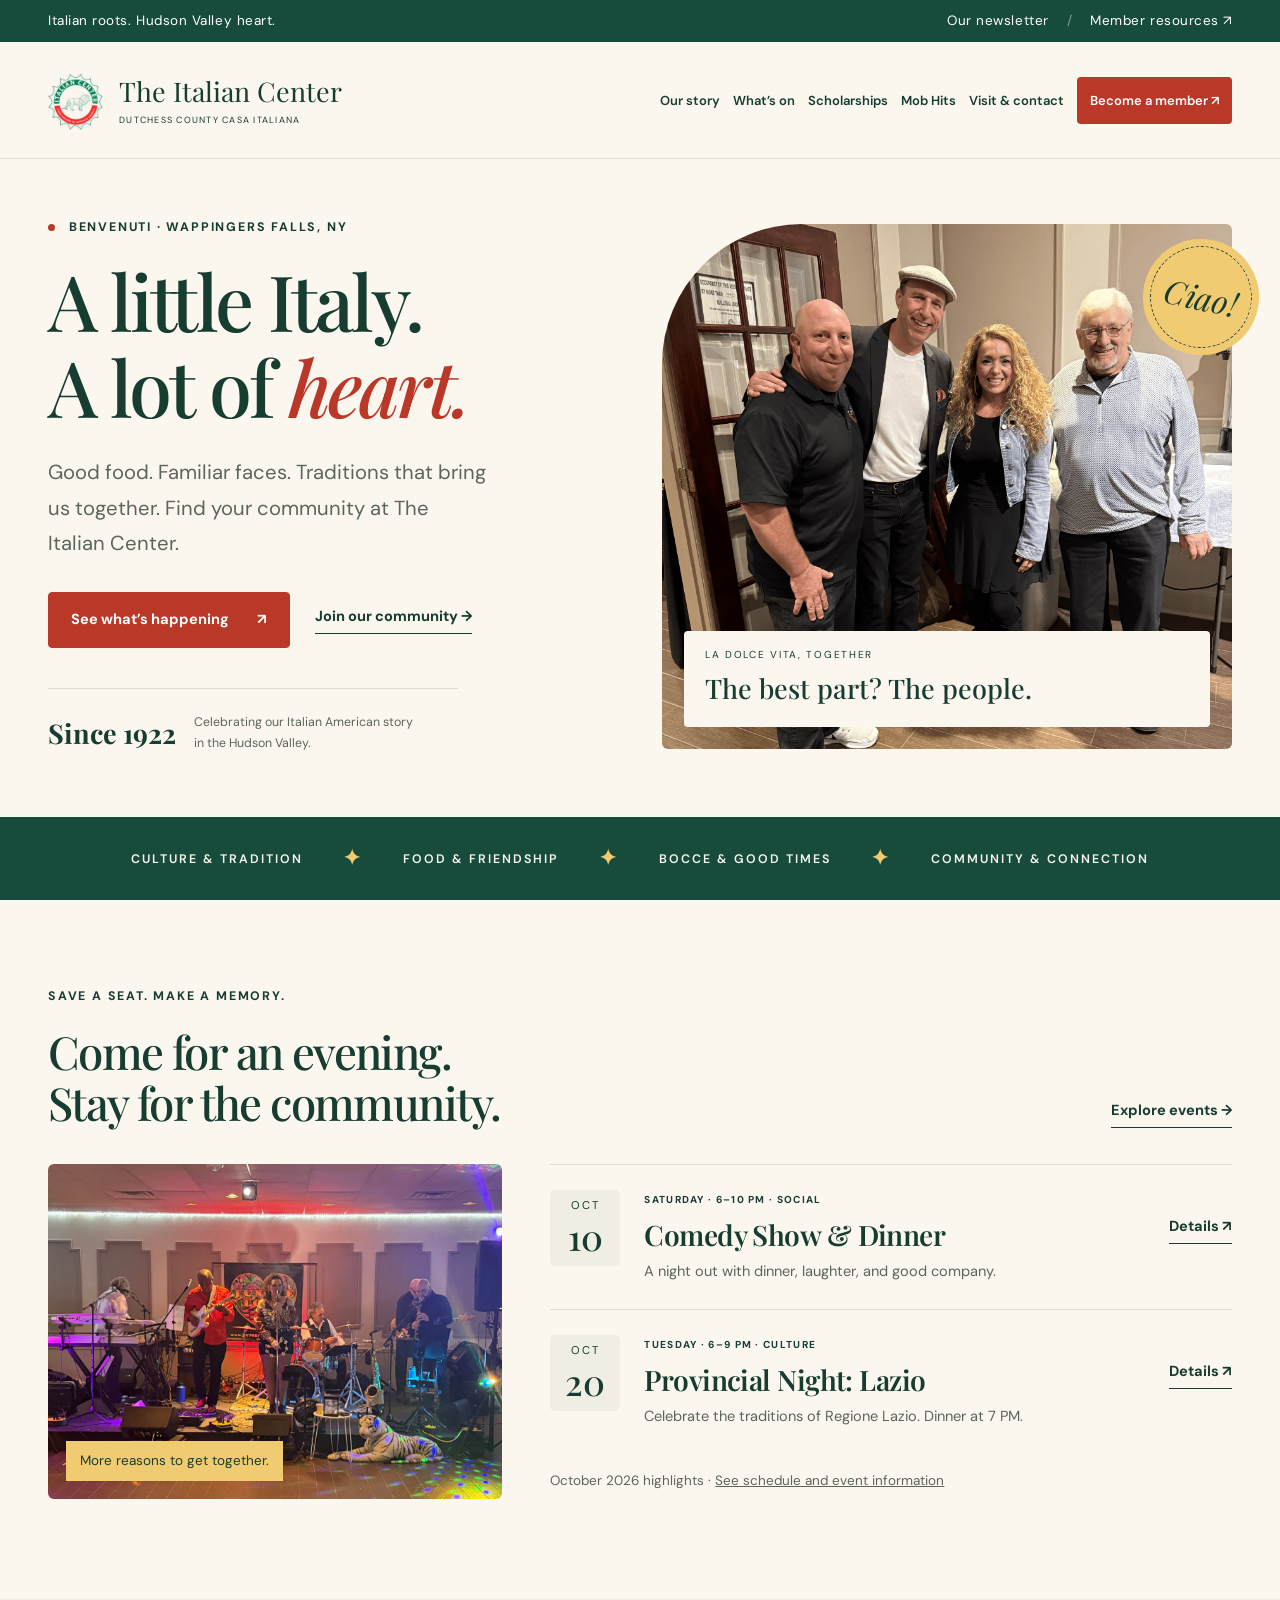
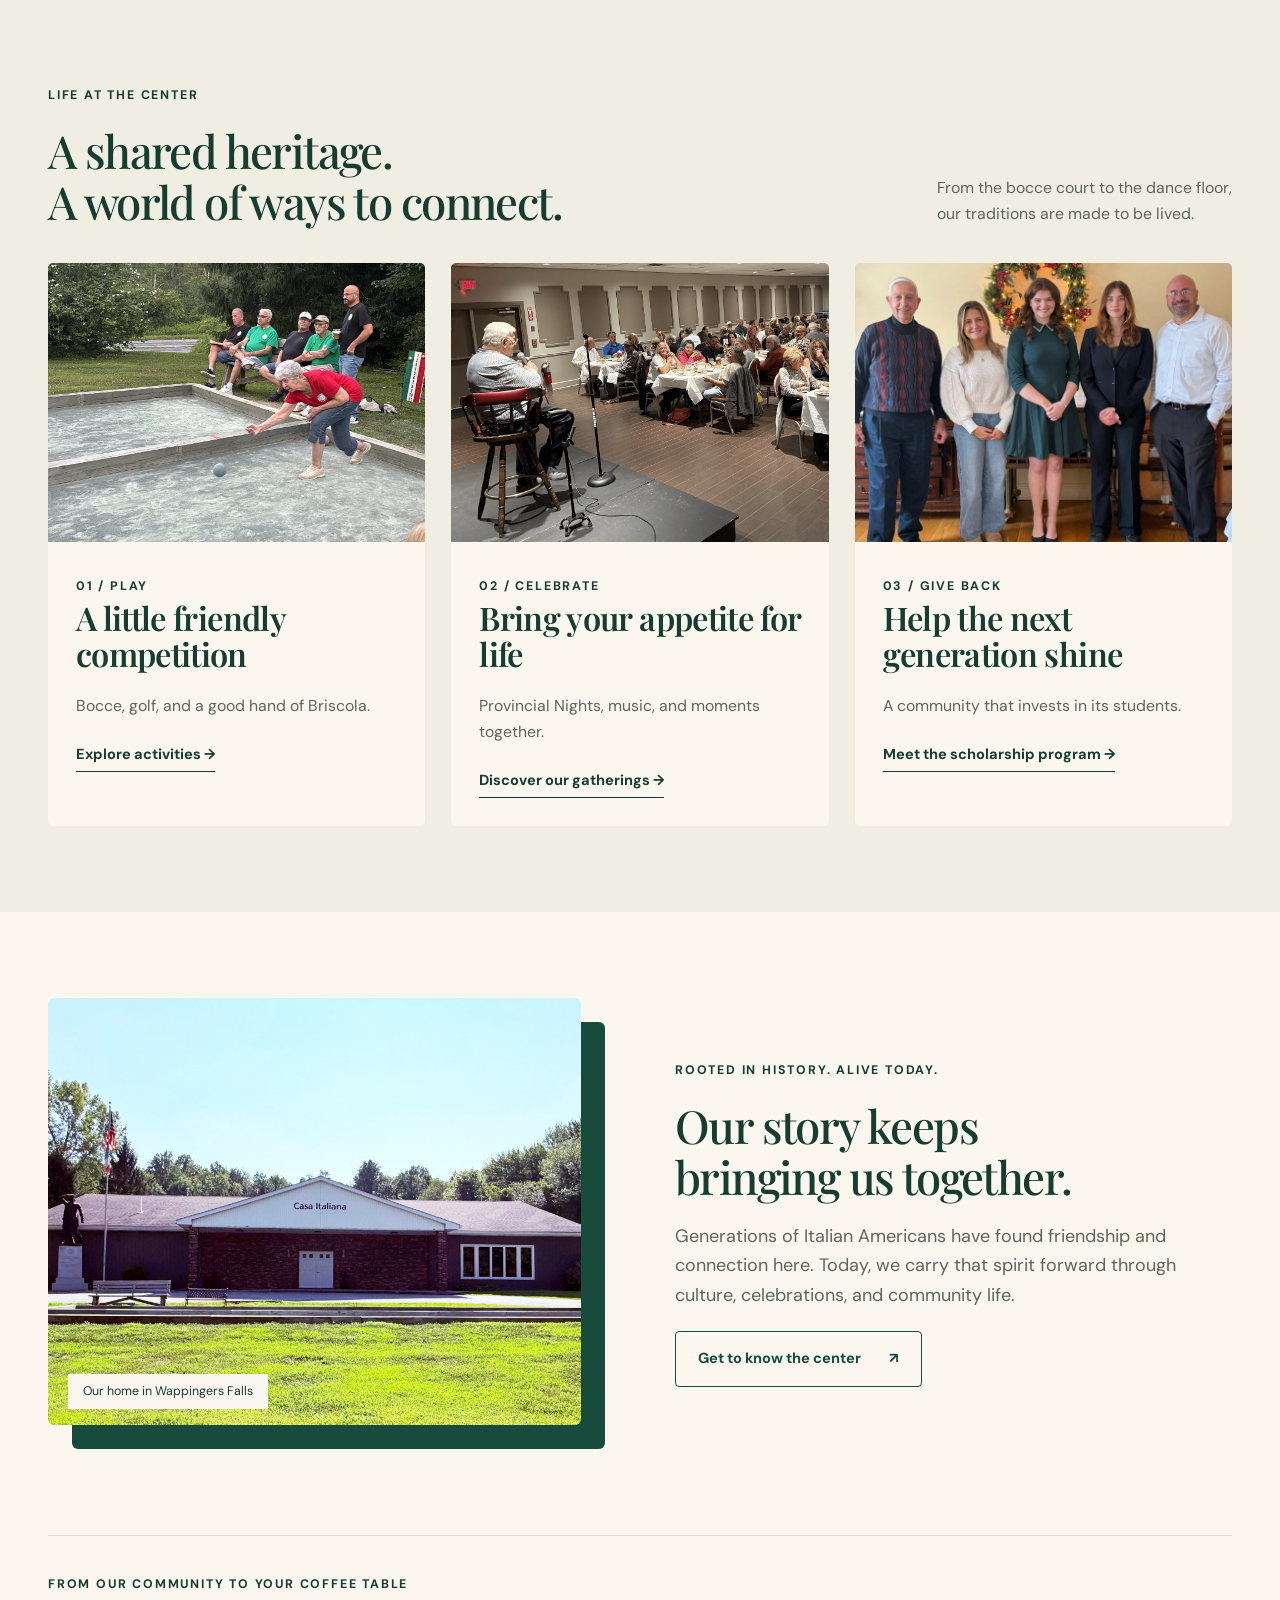
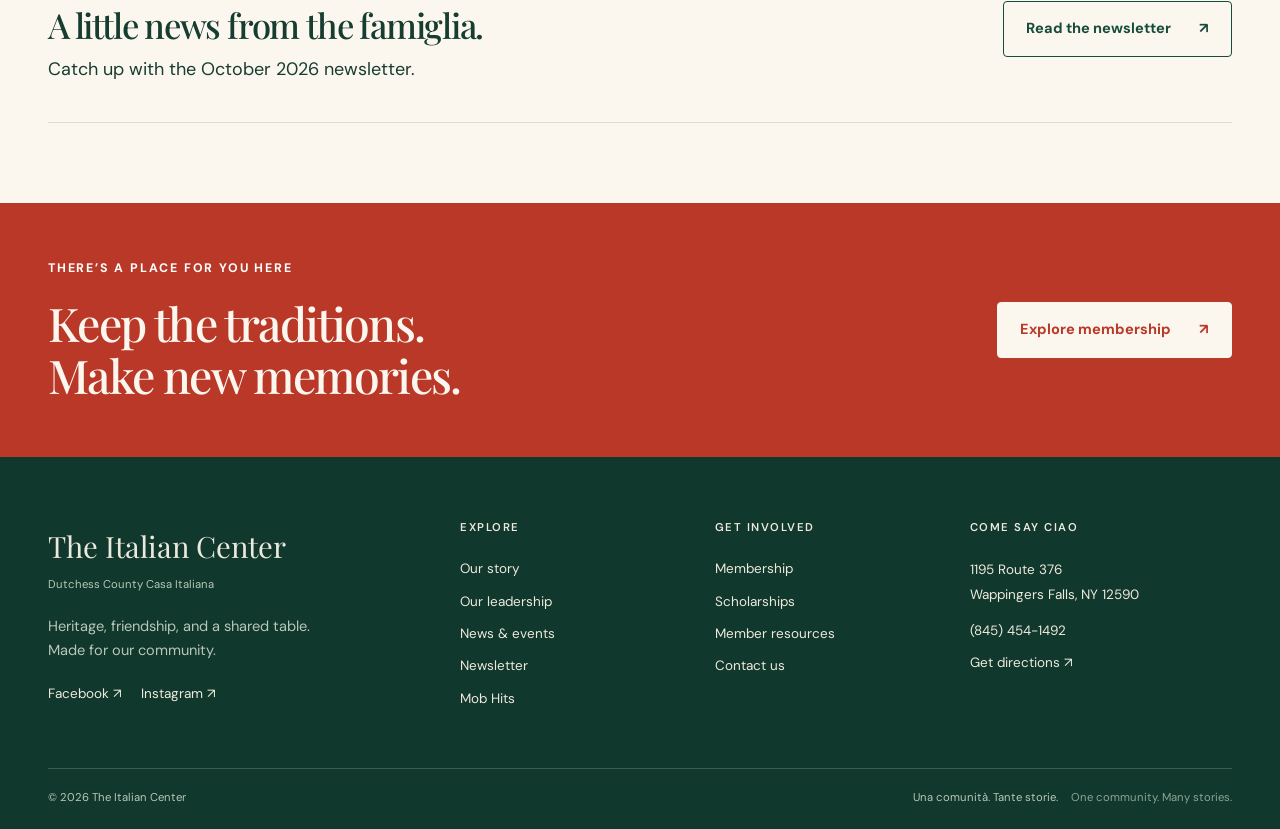
<file: index.html>
<!doctype html>
<html lang="en"><head><meta charset="utf-8"><meta name="viewport" content="width=device-width, initial-scale=1"><title>Italian roots. Hudson Valley heart. | The Italian Center</title><meta name="description" content="Celebrate Italian heritage in Dutchess County. Explore community events, membership, scholarships, and life at The Italian Center."><meta name="theme-color" content="#174c3c"><link rel="apple-touch-icon" sizes="180x180" href="apple-touch-icon.png">
<link rel="icon" type="image/png" sizes="32x32" href="favicon-32x32.png">
<link rel="icon" type="image/png" sizes="16x16" href="favicon-16x16.png">
<link rel="manifest" href="site.webmanifest"><link rel="stylesheet" href="assets/site.css"><script src="assets/site.js" defer></script><style>
/* Homepage photo framing and room for the new music link. */
.heroimage img{object-position:50% 38%}
.experience:nth-child(1) img{object-position:50% center}
.experience:nth-child(2) img{object-position:left center}
@media(min-width:1101px){nav{gap:18px}.navrow{gap:16px}}
@media(min-width:1101px) and (max-width:1280px){nav{gap:13px;font-size:13px}.brand>span{font-size:27px}.brand img{width:55px;height:61px}.brand small{font-size:9px}.navjoin{padding-inline:13px}}
</style></head>
<body><a class="skip" href="#main">Skip to content</a>
<div class="topbar"><div class="wrap"><span>Italian roots. Hudson Valley heart.</span><div><a class="" href="newsletter.html">Our newsletter</a><span class="divider">/</span><a class="" href="memberportal.html">Member resources ↗</a></div></div></div>
<header class="header"><div class="wrap navrow"><a class="brand" href="index.html"><img src="assets/logo.jpg" alt="" width="49" height="53"><span>The Italian Center<small>DUTCHESS COUNTY CASA ITALIANA</small></span></a><button class="menu-toggle" aria-expanded="false" aria-controls="navigation">Menu <span aria-hidden="true">☰</span></button><nav id="navigation" aria-label="Main navigation"><a href="about.html">Our story</a><a href="events.html">What’s on</a><a href="scholarship.html">Scholarships</a><a href="mob-hits.html">Mob Hits</a><a href="contact.html">Visit & contact</a><a class="navjoin" href="membership.html">Become a member <span aria-hidden="true">↗</span></a></nav></div></header>
<main id="main">
<section class="hero wrap"><div class="herocopy"><p class="eyebrow"><span class="dot"></span> BENVENUTI · WAPPINGERS FALLS, NY</p><h1>A little Italy.<br>A lot of <em>heart.</em></h1><p class="lead">Good food. Familiar faces. Traditions that bring us together. Find your community at The Italian Center.</p><div class="actions"><a class="button" href="events.html">See what’s happening <span aria-hidden="true">↗</span></a><a class="textlink" href="membership.html">Join our community <span aria-hidden="true">→</span></a></div><div class="heritage"><strong>Since 1922</strong><span>Celebrating our Italian American story<br>in the Hudson Valley.</span></div></div><div class="heroimage"><img src="assets/home-first-photo.jpg" alt="Four friends enjoying a gathering at The Italian Center" fetchpriority="high"><div class="photocaption"><span>LA DOLCE VITA, TOGETHER</span><strong>The best part? The people.</strong></div><span class="ciao" aria-hidden="true">Ciao!</span></div></section>
<div class="ribbon" aria-hidden="true"><span>CULTURE & TRADITION</span><b>✦</b><span>FOOD & FRIENDSHIP</span><b>✦</b><span>BOCCE & GOOD TIMES</span><b>✦</b><span>COMMUNITY & CONNECTION</span></div>
<section class="section wrap"><div class="sectionhead"><div><p class="eyebrow">Save a seat. Make a memory.</p><h2>Come for an evening.<br>Stay for the community.</h2></div><a class="textlink" href="events.html">Explore events →</a></div><div class="homeevents"><div class="eventphoto"><img class="" src="assets/music.jpg" alt="Musicians performing at The Italian Center" loading="lazy" decoding="async"><span>More reasons to get together.</span></div><div><article class="eventrow" data-category="Social" data-event-title="comedy show & dinner" data-date="2026-10-10"><div class="date"><span>OCT</span><strong>10</strong></div><div><p class="eyebrow">Saturday · 6–10 PM · Social</p><h3><a class="" href="comedy-dinner.html">Comedy Show & Dinner</a></h3><p>A night out with dinner, laughter, and good company.</p></div><a class="textlink" href="comedy-dinner.html">Details <span aria-hidden="true">↗</span></a></article><article class="eventrow" data-category="Culture" data-event-title="provincial night: lazio" data-date="2026-10-20"><div class="date"><span>OCT</span><strong>20</strong></div><div><p class="eyebrow">Tuesday · 6–9 PM · Culture</p><h3><a class="" href="provincial-night.html">Provincial Night: Lazio</a></h3><p>Celebrate the traditions of Regione Lazio. Dinner at 7 PM.</p></div><a class="textlink" href="provincial-night.html">Details <span aria-hidden="true">↗</span></a></article><p class="note">October 2026 highlights · <a class="" href="events.html">See schedule and event information</a></p></div></div></section>
<section class="soft section"><div class="wrap"><div class="sectionhead"><div><p class="eyebrow">Life at the center</p><h2>A shared heritage.<br>A world of ways to connect.</h2></div><p>From the bocce court to the dance floor,<br>our traditions are made to be lived.</p></div><div class="experiences"><a class="experience" href="events.html#activities"><img class="" src="assets/bocce.jpg" alt="Members playing bocce on the center’s outdoor court" loading="lazy" decoding="async"><div><span class="eyebrow">01 / Play</span><h3>A little friendly competition</h3><p>Bocce, golf, and a good hand of Briscola.</p><span class="textlink">Explore activities →</span></div></a><a class="experience" href="provincial-night.html"><img class="" src="assets/home-third-photo.jpg" alt="A man on stage speaking to members gathered for dinner at The Italian Center" loading="lazy" decoding="async"><div><span class="eyebrow">02 / Celebrate</span><h3>Bring your appetite for life</h3><p>Provincial Nights, music, and moments together.</p><span class="textlink">Discover our gatherings →</span></div></a><a class="experience" href="scholarship.html"><img class="" src="assets/scholars.jpg" alt="Bacile Scholarship recipients and trustees" loading="lazy" decoding="async"><div><span class="eyebrow">03 / Give back</span><h3>Help the next generation shine</h3><p>A community that invests in its students.</p><span class="textlink">Meet the scholarship program →</span></div></a></div></div></section>
<section class="section wrap split"><div class="photo-frame"><img class="" src="assets/building.jpg" alt="The Italian Center’s home in Wappingers Falls" loading="lazy" decoding="async"><span class="photo-label">Our home in Wappingers Falls</span></div><div><p class="eyebrow">Rooted in history. Alive today.</p><h2>Our story keeps<br>bringing us together.</h2><p>Generations of Italian Americans have found friendship and connection here. Today, we carry that spirit forward through culture, celebrations, and community life.</p><a class="button secondary" href="about.html">Get to know the center <span aria-hidden="true">↗</span></a></div></section>
<section class="newsletter-strip wrap"><div><p class="eyebrow">From our community to your coffee table</p><h2>A little news from the famiglia.</h2><p>Catch up with the October 2026 newsletter.</p></div><a class="button secondary" href="newsletter.html">Read the newsletter <span aria-hidden="true">↗</span></a></section></main>
<section class="joinband"><div class="wrap"><div><p class="eyebrow">There’s a place for you here</p><h2>Keep the traditions.<br>Make new memories.</h2></div><a class="button" href="membership.html">Explore membership <span aria-hidden="true">↗</span></a></div></section>
<footer><div class="wrap footergrid"><div><a class="footerbrand" href="index.html">The Italian Center<span>Dutchess County Casa Italiana</span></a><p>Heritage, friendship, and a shared table.<br>Made for our community.</p><div class="social"><a class="" href="https://www.facebook.com/ItalianCenterNY/">Facebook ↗</a><a class="" href="https://www.instagram.com/explore/locations/1030788309/italian-center/">Instagram ↗</a></div></div><div><h3>Explore</h3><a class="" href="about.html">Our story</a><a class="" href="leadership.html">Our leadership</a><a class="" href="events.html">News & events</a><a class="" href="newsletter.html">Newsletter</a><a href="mob-hits.html">Mob Hits</a></div><div><h3>Get involved</h3><a class="" href="membership.html">Membership</a><a class="" href="scholarship.html">Scholarships</a><a class="" href="memberportal.html">Member resources</a><a class="" href="contact.html">Contact us</a></div><div><h3>Come say ciao</h3><address>1195 Route 376<br>Wappingers Falls, NY 12590</address><a class="" href="tel:+18454541492">(845) 454-1492</a><a class="" href="https://www.google.com/maps/search/?api=1&query=Italian+Center+1195+Route+376+Wappingers+Falls+NY">Get directions ↗</a></div></div><div class="wrap copyright"><span>© <span data-year>2026</span> The Italian Center</span><span>Una comunità. Tante storie. <i>One community. Many stories.</i></span></div></footer></body></html>
</file>
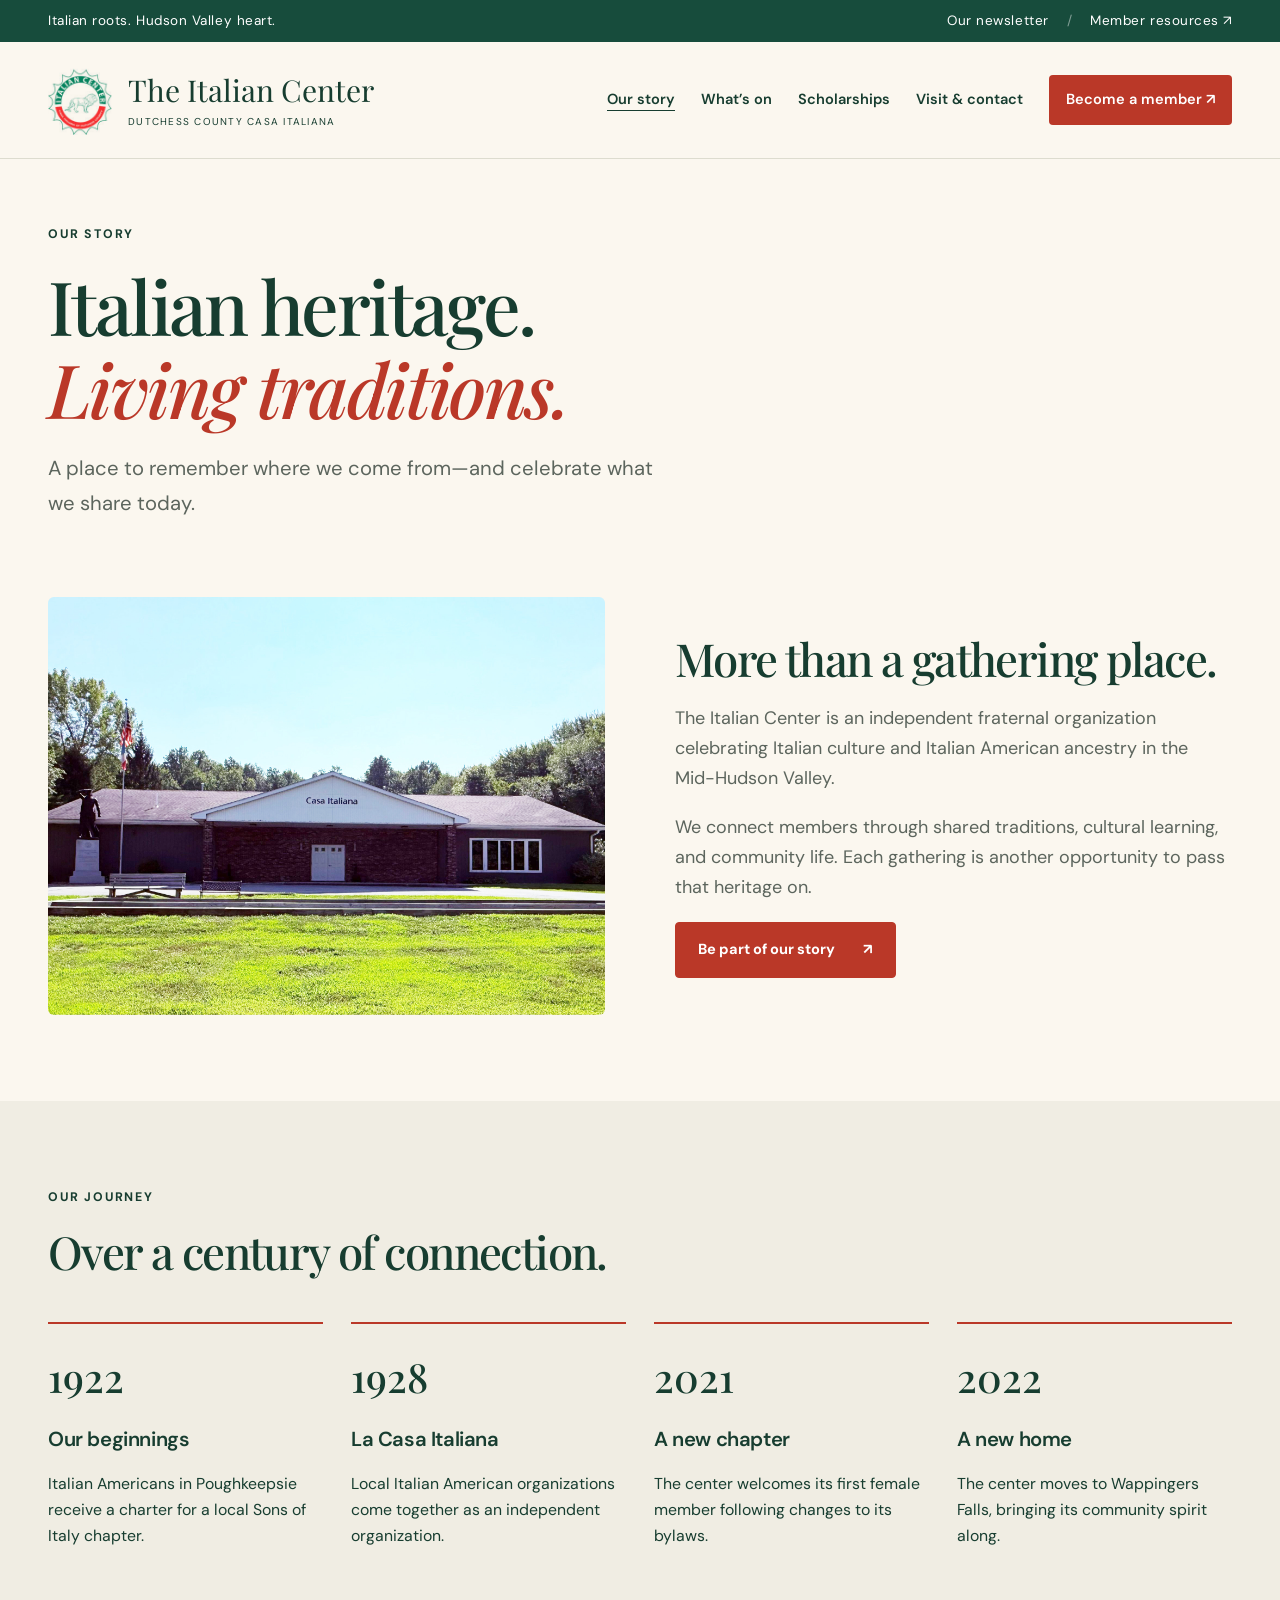
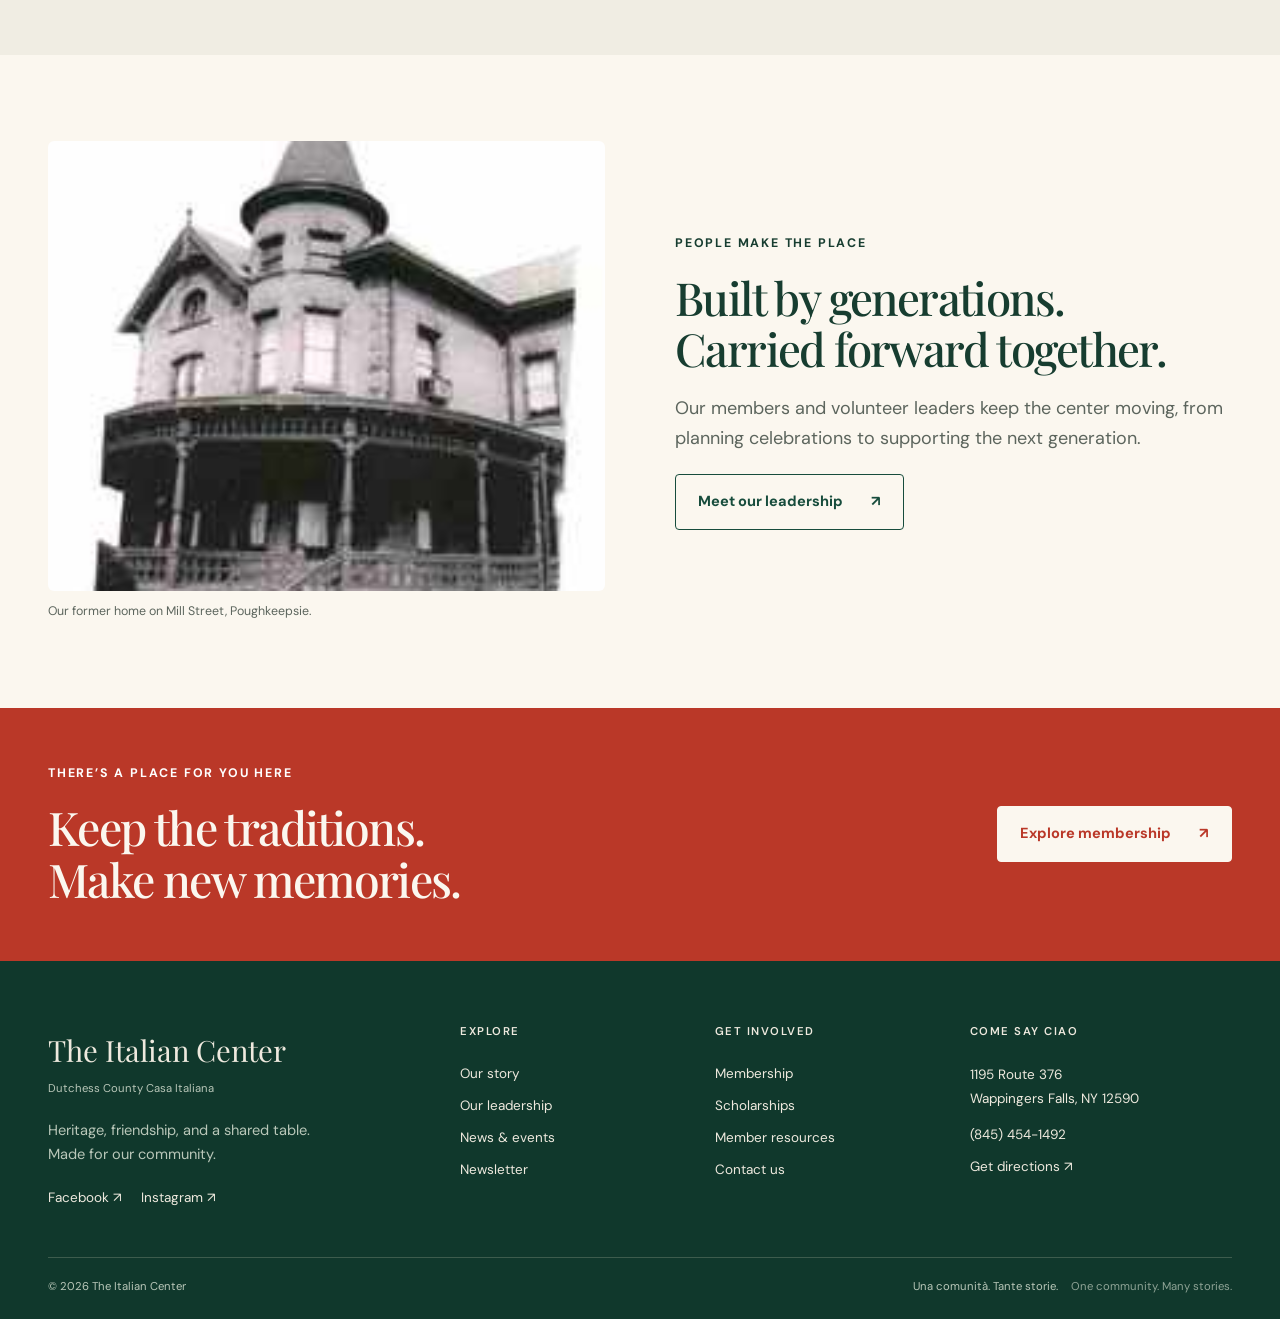
<file: about.html>
<!doctype html>
<html lang="en"><head><meta charset="utf-8"><meta name="viewport" content="width=device-width, initial-scale=1"><title>Our story | The Italian Center</title><meta name="description" content="Discover the history and Italian American heritage of Dutchess County Casa Italiana."><meta name="theme-color" content="#174c3c"><link rel="apple-touch-icon" sizes="180x180" href="apple-touch-icon.png">
<link rel="icon" type="image/png" sizes="32x32" href="favicon-32x32.png">
<link rel="icon" type="image/png" sizes="16x16" href="favicon-16x16.png">
<link rel="manifest" href="site.webmanifest"><link rel="stylesheet" href="assets/site.css"><script src="assets/site.js" defer></script></head>
<body><a class="skip" href="#main">Skip to content</a>
<div class="topbar"><div class="wrap"><span>Italian roots. Hudson Valley heart.</span><div><a class="" href="newsletter.html">Our newsletter</a><span class="divider">/</span><a class="" href="memberportal.html">Member resources ↗</a></div></div></div>
<header class="header"><div class="wrap navrow"><a class="brand" href="index.html"><img src="assets/logo.jpg" alt="" width="49" height="53"><span>The Italian Center<small>DUTCHESS COUNTY CASA ITALIANA</small></span></a><button class="menu-toggle" aria-expanded="false" aria-controls="navigation">Menu <span aria-hidden="true">☰</span></button><nav id="navigation" aria-label="Main navigation"><a href="about.html" aria-current="page">Our story</a><a href="events.html">What’s on</a><a href="scholarship.html">Scholarships</a><a href="contact.html">Visit & contact</a><a class="navjoin" href="membership.html">Become a member <span aria-hidden="true">↗</span></a></nav></div></header>
<main id="main"><section class="pageintro wrap"><p class="eyebrow">Our story</p><h1>Italian heritage.<br><em>Living traditions.</em></h1><p class="lead">A place to remember where we come from—and celebrate what we share today.</p></section><section class="wrap split section topzero"><div><img class="rounded" src="assets/building.jpg" alt="The current Italian Center building" loading="lazy" decoding="async"></div><div><h2>More than a gathering place.</h2><p>The Italian Center is an independent fraternal organization celebrating Italian culture and Italian American ancestry in the Mid-Hudson Valley.</p><p>We connect members through shared traditions, cultural learning, and community life. Each gathering is another opportunity to pass that heritage on.</p><a class="button" href="membership.html">Be part of our story <span aria-hidden="true">↗</span></a></div></section><section class="soft section"><div class="wrap"><p class="eyebrow">Our journey</p><h2>Over a century of connection.</h2><div class="timeline"><article><strong>1922</strong><h3>Our beginnings</h3><p>Italian Americans in Poughkeepsie receive a charter for a local Sons of Italy chapter.</p></article><article><strong>1928</strong><h3>La Casa Italiana</h3><p>Local Italian American organizations come together as an independent organization.</p></article><article><strong>2021</strong><h3>A new chapter</h3><p>The center welcomes its first female member following changes to its bylaws.</p></article><article><strong>2022</strong><h3>A new home</h3><p>The center moves to Wappingers Falls, bringing its community spirit along.</p></article></div></div></section><section class="section wrap split"><figure><img class="rounded" src="assets/history.jpg" alt="The former Italian Center on Mill Street in Poughkeepsie" loading="lazy" decoding="async"><figcaption>Our former home on Mill Street, Poughkeepsie.</figcaption></figure><div><p class="eyebrow">People make the place</p><h2>Built by generations.<br>Carried forward together.</h2><p>Our members and volunteer leaders keep the center moving, from planning celebrations to supporting the next generation.</p><a class="button secondary" href="leadership.html">Meet our leadership <span aria-hidden="true">↗</span></a></div></section></main>
<section class="joinband"><div class="wrap"><div><p class="eyebrow">There’s a place for you here</p><h2>Keep the traditions.<br>Make new memories.</h2></div><a class="button" href="membership.html">Explore membership <span aria-hidden="true">↗</span></a></div></section>
<footer><div class="wrap footergrid"><div><a class="footerbrand" href="index.html">The Italian Center<span>Dutchess County Casa Italiana</span></a><p>Heritage, friendship, and a shared table.<br>Made for our community.</p><div class="social"><a class="" href="https://www.facebook.com/ItalianCenterNY/">Facebook ↗</a><a class="" href="https://www.instagram.com/explore/locations/1030788309/italian-center/">Instagram ↗</a></div></div><div><h3>Explore</h3><a class="" href="about.html">Our story</a><a class="" href="leadership.html">Our leadership</a><a class="" href="events.html">News & events</a><a class="" href="newsletter.html">Newsletter</a></div><div><h3>Get involved</h3><a class="" href="membership.html">Membership</a><a class="" href="scholarship.html">Scholarships</a><a class="" href="memberportal.html">Member resources</a><a class="" href="contact.html">Contact us</a></div><div><h3>Come say ciao</h3><address>1195 Route 376<br>Wappingers Falls, NY 12590</address><a class="" href="tel:+18454541492">(845) 454-1492</a><a class="" href="https://www.google.com/maps/search/?api=1&query=Italian+Center+1195+Route+376+Wappingers+Falls+NY">Get directions ↗</a></div></div><div class="wrap copyright"><span>© <span data-year>2026</span> The Italian Center</span><span>Una comunità. Tante storie. <i>One community. Many stories.</i></span></div></footer></body></html>
</file>
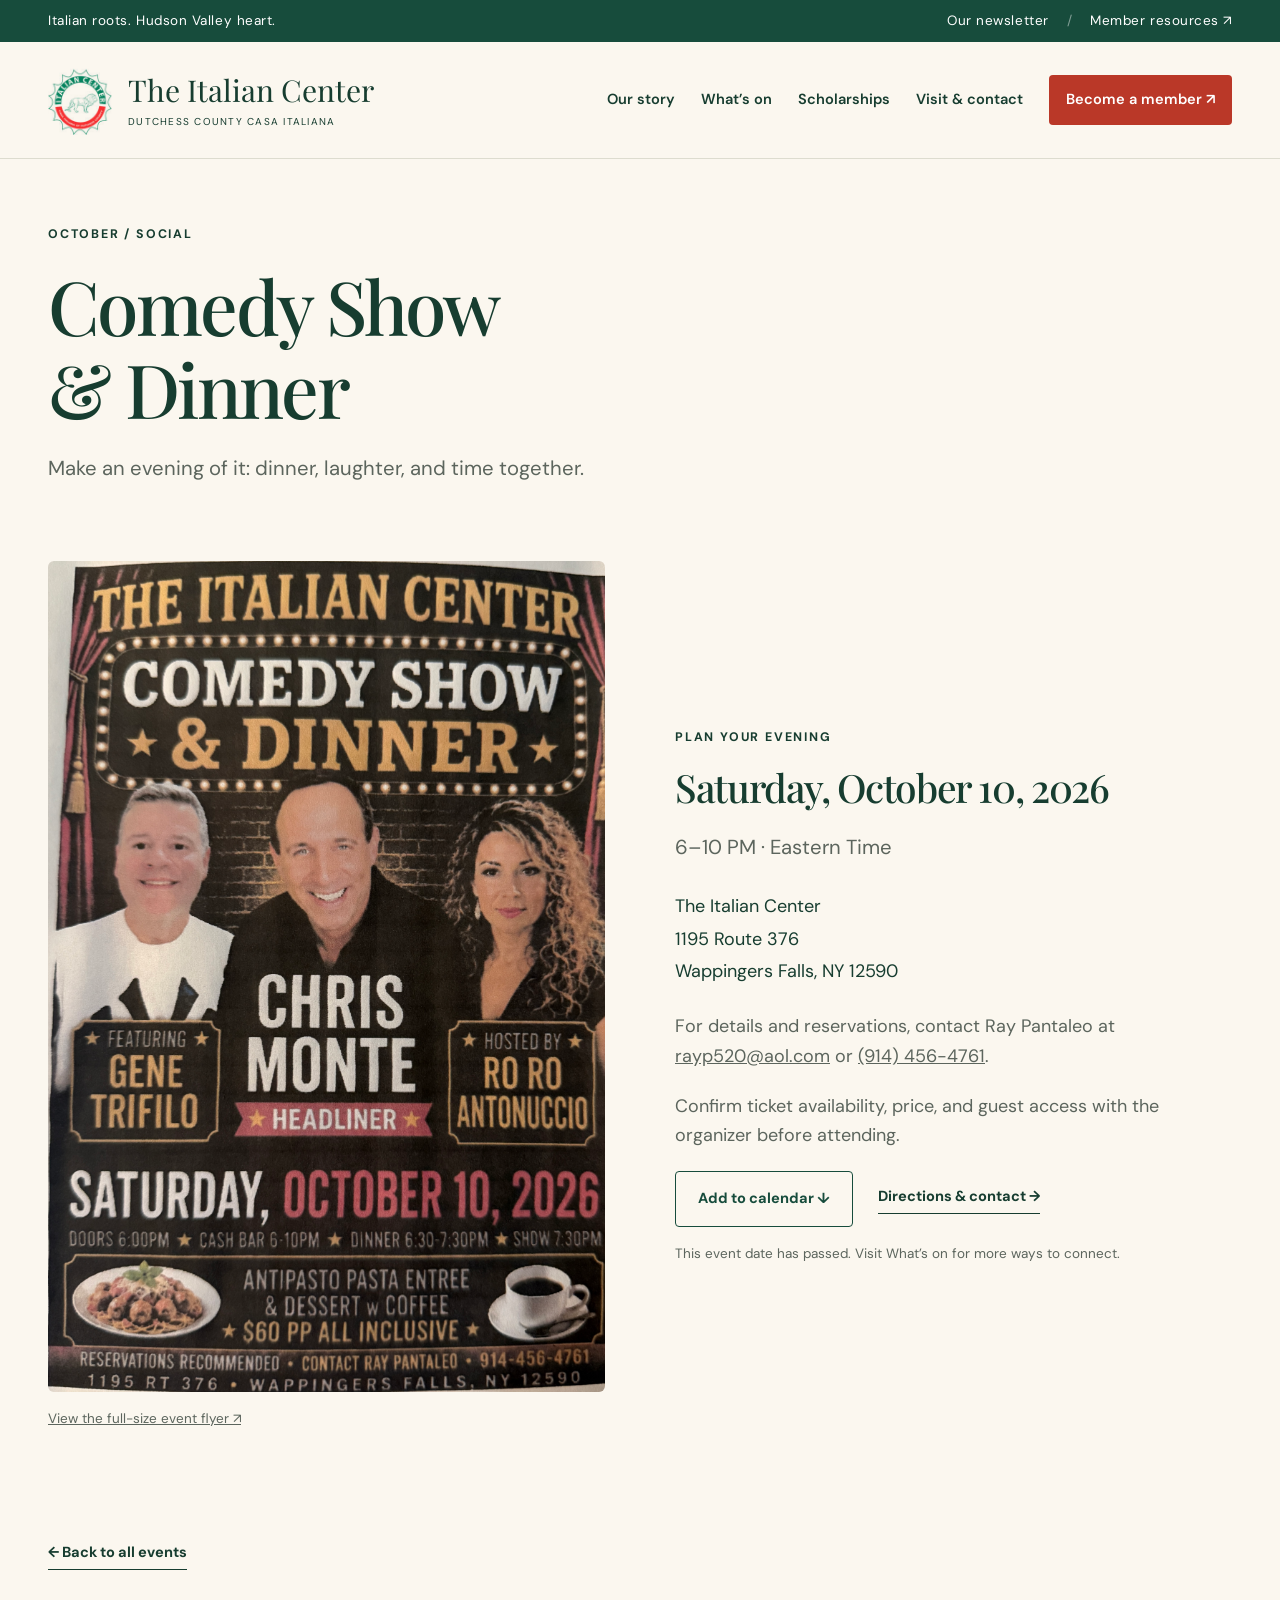
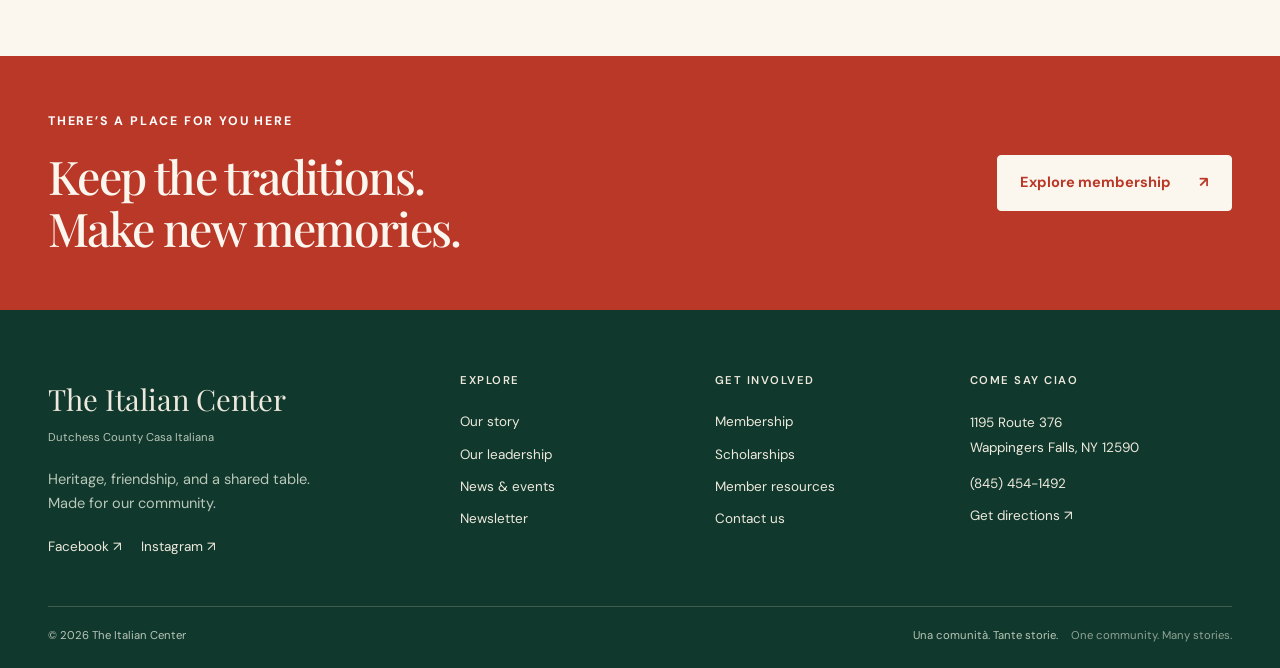
<file: comedy-dinner.html>
<!doctype html>
<html lang="en"><head><meta charset="utf-8"><meta name="viewport" content="width=device-width, initial-scale=1"><title>Comedy Show & Dinner | The Italian Center</title><meta name="description" content="Comedy Show & Dinner at The Italian Center on Saturday, October 10, 2026."><meta name="theme-color" content="#174c3c"><link rel="apple-touch-icon" sizes="180x180" href="apple-touch-icon.png">
<link rel="icon" type="image/png" sizes="32x32" href="favicon-32x32.png">
<link rel="icon" type="image/png" sizes="16x16" href="favicon-16x16.png">
<link rel="manifest" href="site.webmanifest"><link rel="stylesheet" href="assets/site.css"><script src="assets/site.js" defer></script></head>
<body><a class="skip" href="#main">Skip to content</a>
<div class="topbar"><div class="wrap"><span>Italian roots. Hudson Valley heart.</span><div><a class="" href="newsletter.html">Our newsletter</a><span class="divider">/</span><a class="" href="memberportal.html">Member resources ↗</a></div></div></div>
<header class="header"><div class="wrap navrow"><a class="brand" href="index.html"><img src="assets/logo.jpg" alt="" width="49" height="53"><span>The Italian Center<small>DUTCHESS COUNTY CASA ITALIANA</small></span></a><button class="menu-toggle" aria-expanded="false" aria-controls="navigation">Menu <span aria-hidden="true">☰</span></button><nav id="navigation" aria-label="Main navigation"><a href="about.html">Our story</a><a href="events.html">What’s on</a><a href="scholarship.html">Scholarships</a><a href="contact.html">Visit & contact</a><a class="navjoin" href="membership.html">Become a member <span aria-hidden="true">↗</span></a></nav></div></header>
<main id="main"><section class="pageintro wrap"><p class="eyebrow">October / Social</p><h1>Comedy Show<br>& Dinner</h1><p class="lead">Make an evening of it: dinner, laughter, and time together.</p></section><section class="section wrap split topzero"><div><img class="rounded" style="max-height:none;height:auto;object-fit:contain" src="assets/comedy-dinner-flyer.jpg" alt="October 10, 2026 Comedy Show and Dinner flyer: Chris Monty, featuring Gene Trifilo, hosted by Ro Ro Antonuccio" loading="lazy" decoding="async"><p class="note"><a href="assets/comedy-dinner-flyer.jpg">View the full-size event flyer ↗</a></p></div><div class="eventdetails"><p class="eyebrow">Plan your evening</p><h2>Saturday, October 10, 2026</h2><p class="lead">6–10 PM · Eastern Time</p><address>The Italian Center<br>1195 Route 376<br>Wappingers Falls, NY 12590</address><p>For details and reservations, contact Ray Pantaleo at <a href="mailto:rayp520@aol.com">rayp520@aol.com</a> or <a href="tel:+19144564761">(914) 456-4761</a>.</p><p>Confirm ticket availability, price, and guest access with the organizer before attending.</p><div class="actions"><a class="button secondary" href="assets/comedy-dinner.ics">Add to calendar ↓</a><a class="textlink" href="contact.html">Directions & contact →</a></div><p class="note" data-past-event="2026-10-10" hidden>This event date has passed. Visit What’s on for more ways to connect.</p></div></section><section class="wrap section topzero"><a class="textlink" href="events.html">← Back to all events</a></section></main>
<section class="joinband"><div class="wrap"><div><p class="eyebrow">There’s a place for you here</p><h2>Keep the traditions.<br>Make new memories.</h2></div><a class="button" href="membership.html">Explore membership <span aria-hidden="true">↗</span></a></div></section>
<footer><div class="wrap footergrid"><div><a class="footerbrand" href="index.html">The Italian Center<span>Dutchess County Casa Italiana</span></a><p>Heritage, friendship, and a shared table.<br>Made for our community.</p><div class="social"><a class="" href="https://www.facebook.com/ItalianCenterNY/">Facebook ↗</a><a class="" href="https://www.instagram.com/explore/locations/1030788309/italian-center/">Instagram ↗</a></div></div><div><h3>Explore</h3><a class="" href="about.html">Our story</a><a class="" href="leadership.html">Our leadership</a><a class="" href="events.html">News & events</a><a class="" href="newsletter.html">Newsletter</a></div><div><h3>Get involved</h3><a class="" href="membership.html">Membership</a><a class="" href="scholarship.html">Scholarships</a><a class="" href="memberportal.html">Member resources</a><a class="" href="contact.html">Contact us</a></div><div><h3>Come say ciao</h3><address>1195 Route 376<br>Wappingers Falls, NY 12590</address><a class="" href="tel:+18454541492">(845) 454-1492</a><a class="" href="https://www.google.com/maps/search/?api=1&query=Italian+Center+1195+Route+376+Wappingers+Falls+NY">Get directions ↗</a></div></div><div class="wrap copyright"><span>© <span data-year>2026</span> The Italian Center</span><span>Una comunità. Tante storie. <i>One community. Many stories.</i></span></div></footer></body></html>
</file>
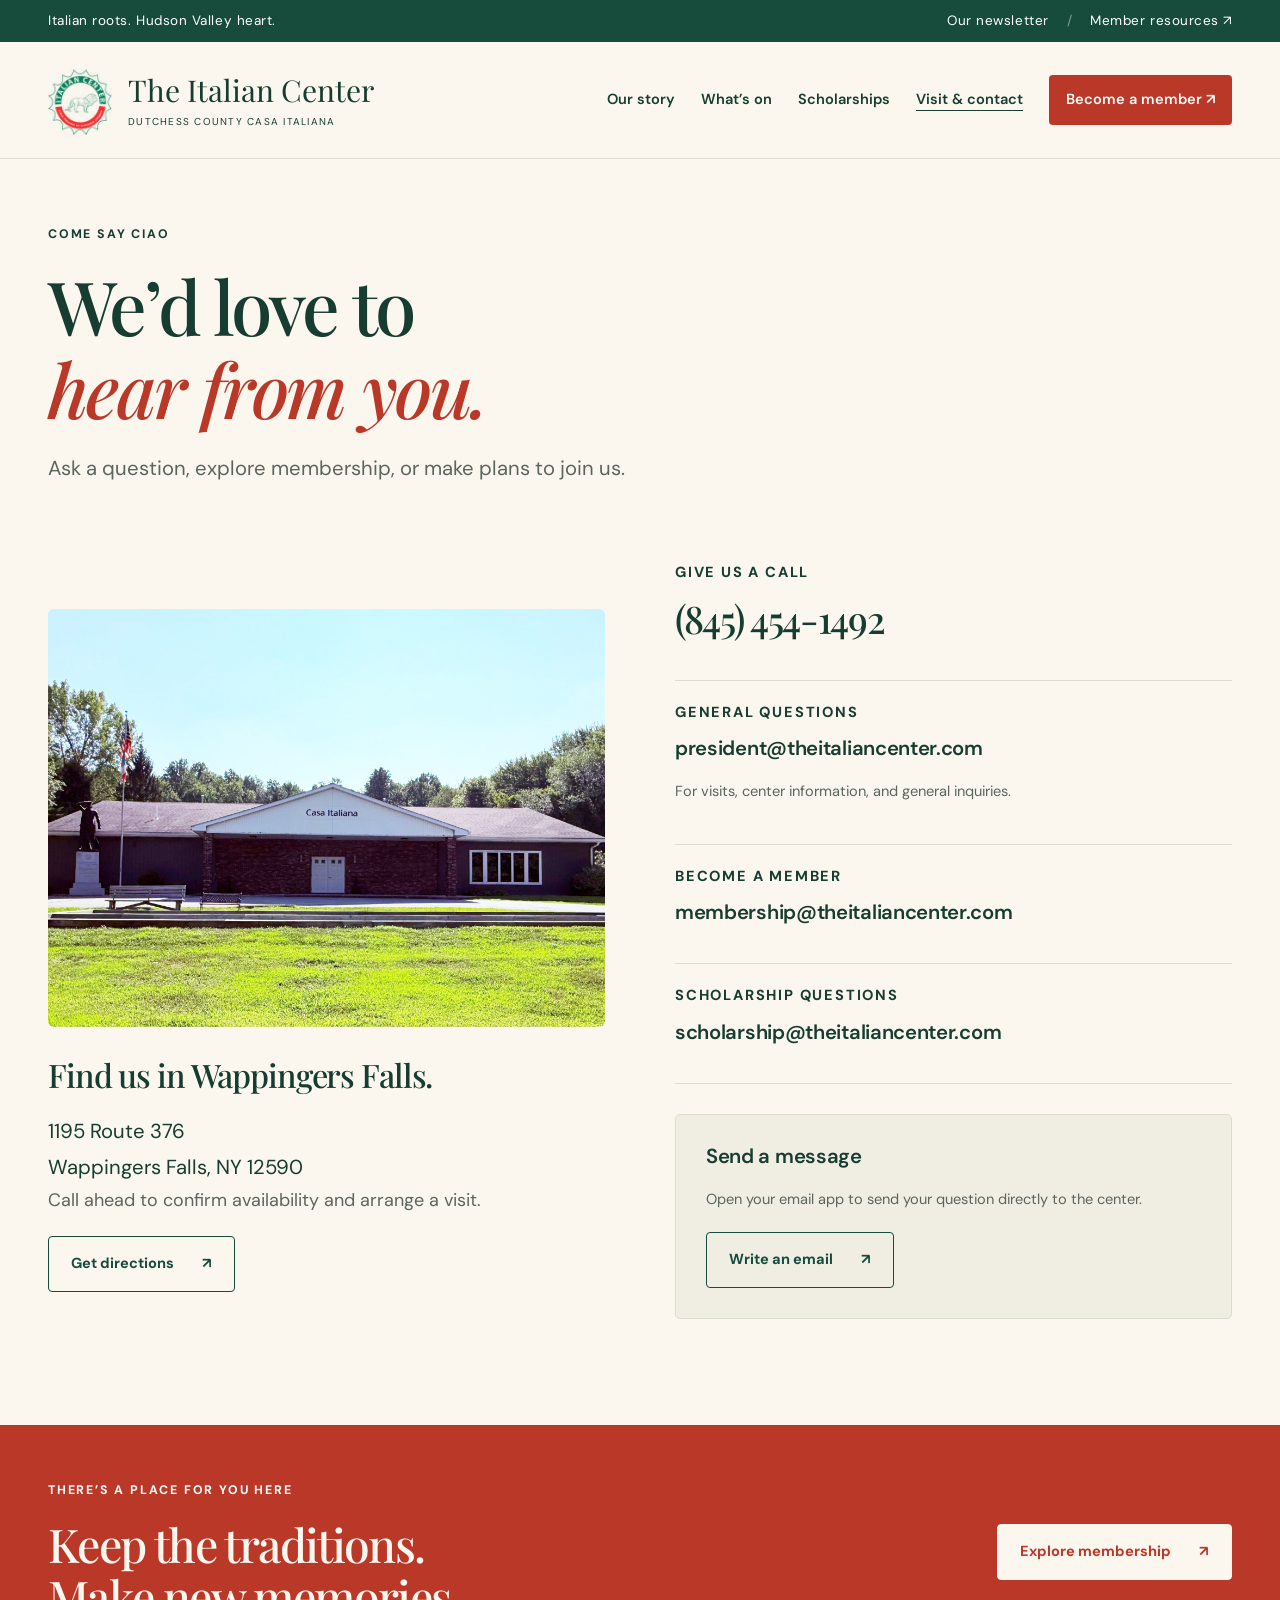
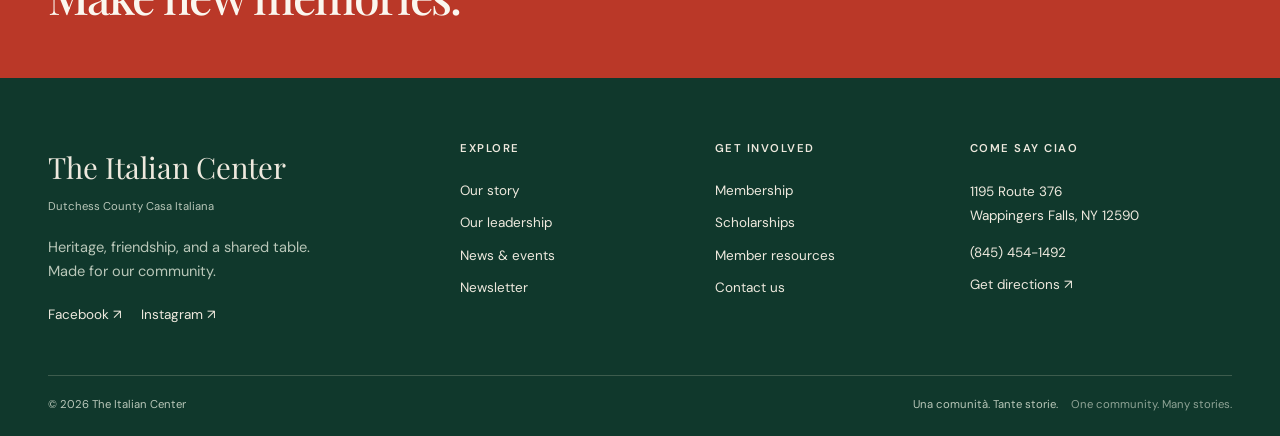
<file: contact.html>
<!doctype html>
<html lang="en"><head><meta charset="utf-8"><meta name="viewport" content="width=device-width, initial-scale=1"><title>Visit & contact | The Italian Center</title><meta name="description" content="Visit The Italian Center at 1195 Route 376, Wappingers Falls, New York. Call (845) 454-1492."><meta name="theme-color" content="#174c3c"><link rel="apple-touch-icon" sizes="180x180" href="apple-touch-icon.png">
<link rel="icon" type="image/png" sizes="32x32" href="favicon-32x32.png">
<link rel="icon" type="image/png" sizes="16x16" href="favicon-16x16.png">
<link rel="manifest" href="site.webmanifest"><link rel="stylesheet" href="assets/site.css"><script src="assets/site.js" defer></script></head>
<body><a class="skip" href="#main">Skip to content</a>
<div class="topbar"><div class="wrap"><span>Italian roots. Hudson Valley heart.</span><div><a class="" href="newsletter.html">Our newsletter</a><span class="divider">/</span><a class="" href="memberportal.html">Member resources ↗</a></div></div></div>
<header class="header"><div class="wrap navrow"><a class="brand" href="index.html"><img src="assets/logo.jpg" alt="" width="49" height="53"><span>The Italian Center<small>DUTCHESS COUNTY CASA ITALIANA</small></span></a><button class="menu-toggle" aria-expanded="false" aria-controls="navigation">Menu <span aria-hidden="true">☰</span></button><nav id="navigation" aria-label="Main navigation"><a href="about.html">Our story</a><a href="events.html">What’s on</a><a href="scholarship.html">Scholarships</a><a href="contact.html" aria-current="page">Visit & contact</a><a class="navjoin" href="membership.html">Become a member <span aria-hidden="true">↗</span></a></nav></div></header>
<main id="main"><section class="pageintro wrap"><p class="eyebrow">Come say ciao</p><h1>We’d love to<br><em>hear from you.</em></h1><p class="lead">Ask a question, explore membership, or make plans to join us.</p></section><section class="section wrap split topzero"><div><img class="rounded" src="assets/building.jpg" alt="The Italian Center at 1195 Route 376" loading="lazy" decoding="async"><div class="contactlocation"><h2>Find us in Wappingers Falls.</h2><address>1195 Route 376<br>Wappingers Falls, NY 12590</address><p>Call ahead to confirm availability and arrange a visit.</p><a class="button secondary" href="https://www.google.com/maps/search/?api=1&query=Italian+Center+1195+Route+376+Wappingers+Falls+NY">Get directions <span aria-hidden="true">↗</span></a></div></div><div class="contacts"><article><p class="eyebrow">Give us a call</p><h2><a class="" href="tel:+18454541492">(845) 454-1492</a></h2></article><article><p class="eyebrow">General questions</p><h3><a class="" href="mailto:president@theitaliancenter.com">president@theitaliancenter.com</a></h3><p>For visits, center information, and general inquiries.</p></article><article><p class="eyebrow">Become a member</p><h3><a class="" href="mailto:membership@theitaliancenter.com">membership@theitaliancenter.com</a></h3></article><article><p class="eyebrow">Scholarship questions</p><h3><a class="" href="mailto:scholarship@theitaliancenter.com">scholarship@theitaliancenter.com</a></h3></article><div class="panel"><h3>Send a message</h3><p>Open your email app to send your question directly to the center.</p><a class="button secondary" href="mailto:president@theitaliancenter.com?subject=Hello%20from%20the%20Italian%20Center%20website">Write an email <span aria-hidden="true">↗</span></a></div></div></section></main>
<section class="joinband"><div class="wrap"><div><p class="eyebrow">There’s a place for you here</p><h2>Keep the traditions.<br>Make new memories.</h2></div><a class="button" href="membership.html">Explore membership <span aria-hidden="true">↗</span></a></div></section>
<footer><div class="wrap footergrid"><div><a class="footerbrand" href="index.html">The Italian Center<span>Dutchess County Casa Italiana</span></a><p>Heritage, friendship, and a shared table.<br>Made for our community.</p><div class="social"><a class="" href="https://www.facebook.com/ItalianCenterNY/">Facebook ↗</a><a class="" href="https://www.instagram.com/explore/locations/1030788309/italian-center/">Instagram ↗</a></div></div><div><h3>Explore</h3><a class="" href="about.html">Our story</a><a class="" href="leadership.html">Our leadership</a><a class="" href="events.html">News & events</a><a class="" href="newsletter.html">Newsletter</a></div><div><h3>Get involved</h3><a class="" href="membership.html">Membership</a><a class="" href="scholarship.html">Scholarships</a><a class="" href="memberportal.html">Member resources</a><a class="" href="contact.html">Contact us</a></div><div><h3>Come say ciao</h3><address>1195 Route 376<br>Wappingers Falls, NY 12590</address><a class="" href="tel:+18454541492">(845) 454-1492</a><a class="" href="https://www.google.com/maps/search/?api=1&query=Italian+Center+1195+Route+376+Wappingers+Falls+NY">Get directions ↗</a></div></div><div class="wrap copyright"><span>© <span data-year>2026</span> The Italian Center</span><span>Una comunità. Tante storie. <i>One community. Many stories.</i></span></div></footer></body></html>
</file>
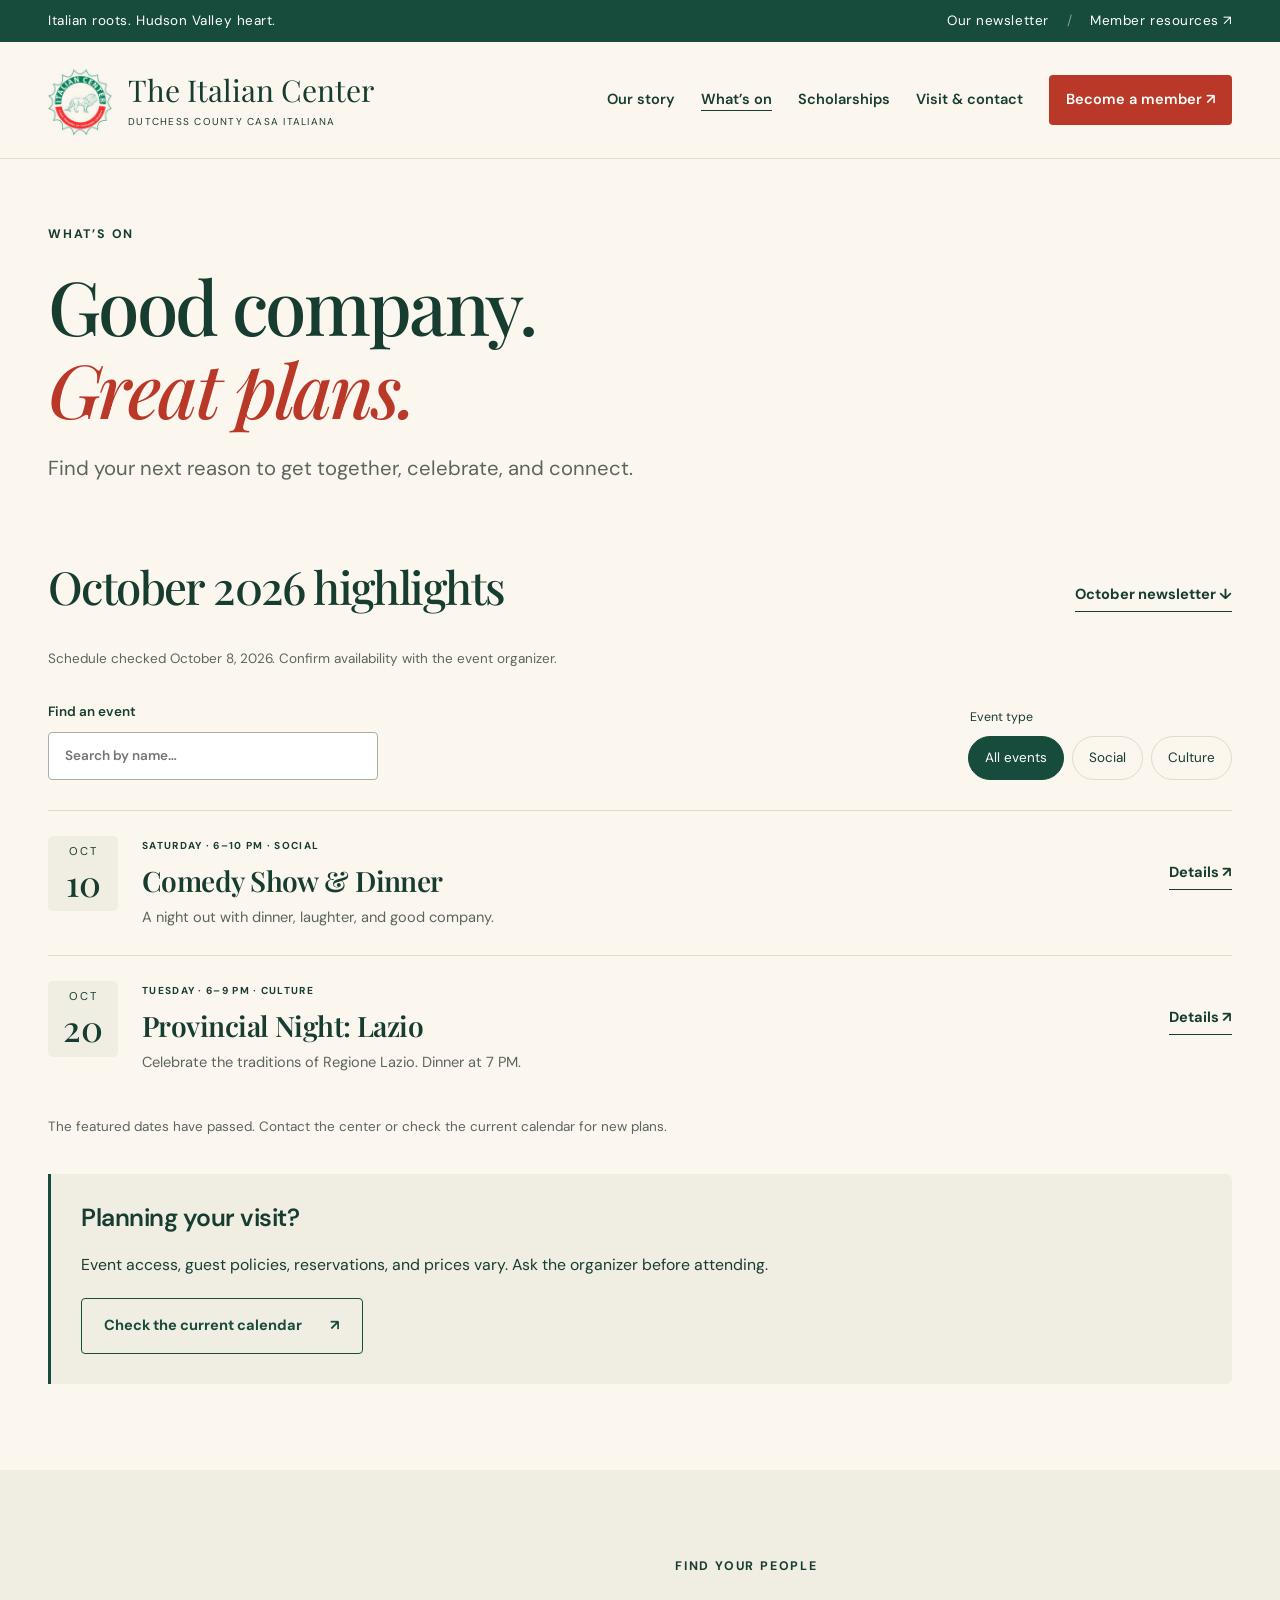
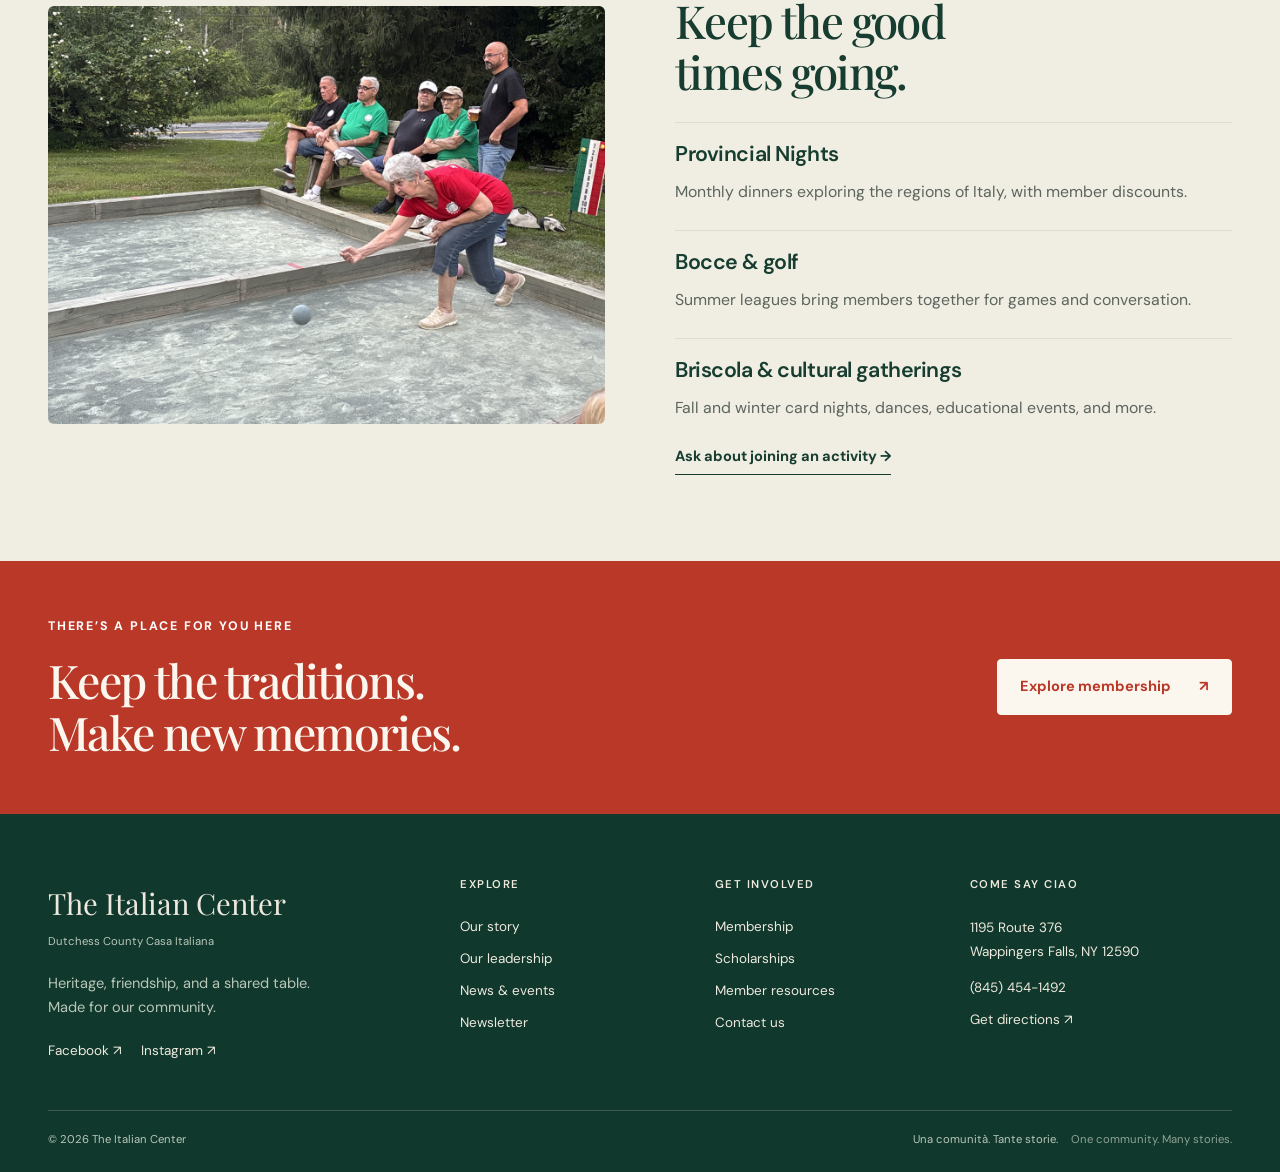
<file: events.html>
<!doctype html>
<html lang="en"><head><meta charset="utf-8"><meta name="viewport" content="width=device-width, initial-scale=1"><title>News & events | The Italian Center</title><meta name="description" content="Find events, cultural dinners, and seasonal activities at The Italian Center."><meta name="theme-color" content="#174c3c"><link rel="apple-touch-icon" sizes="180x180" href="apple-touch-icon.png">
<link rel="icon" type="image/png" sizes="32x32" href="favicon-32x32.png">
<link rel="icon" type="image/png" sizes="16x16" href="favicon-16x16.png">
<link rel="manifest" href="site.webmanifest"><link rel="stylesheet" href="assets/site.css"><script src="assets/site.js" defer></script></head>
<body><a class="skip" href="#main">Skip to content</a>
<div class="topbar"><div class="wrap"><span>Italian roots. Hudson Valley heart.</span><div><a class="" href="newsletter.html">Our newsletter</a><span class="divider">/</span><a class="" href="memberportal.html">Member resources ↗</a></div></div></div>
<header class="header"><div class="wrap navrow"><a class="brand" href="index.html"><img src="assets/logo.jpg" alt="" width="49" height="53"><span>The Italian Center<small>DUTCHESS COUNTY CASA ITALIANA</small></span></a><button class="menu-toggle" aria-expanded="false" aria-controls="navigation">Menu <span aria-hidden="true">☰</span></button><nav id="navigation" aria-label="Main navigation"><a href="about.html">Our story</a><a href="events.html" aria-current="page">What’s on</a><a href="scholarship.html">Scholarships</a><a href="contact.html">Visit & contact</a><a class="navjoin" href="membership.html">Become a member <span aria-hidden="true">↗</span></a></nav></div></header>
<main id="main"><section class="pageintro wrap"><p class="eyebrow">What’s on</p><h1>Good company.<br><em>Great plans.</em></h1><p class="lead">Find your next reason to get together, celebrate, and connect.</p></section><section class="wrap section topzero"><div class="sectionhead"><h2>October 2026 highlights</h2><a class="textlink" href="assets/newsletter-october-2026.pdf">October newsletter ↓</a></div><p class="note">Schedule checked October 8, 2026. Confirm availability with the event organizer.</p><div class="filters"><label for="search">Find an event<input id="search" type="search" placeholder="Search by name…"></label><fieldset><legend>Event type</legend><button type="button" data-filter="All" aria-pressed="true">All events</button><button type="button" data-filter="Social" aria-pressed="false">Social</button><button type="button" data-filter="Culture" aria-pressed="false">Culture</button></fieldset></div><div id="event-list"><article class="eventrow" data-category="Social" data-event-title="comedy show & dinner" data-date="2026-10-10"><div class="date"><span>OCT</span><strong>10</strong></div><div><p class="eyebrow">Saturday · 6–10 PM · Social</p><h3><a class="" href="comedy-dinner.html">Comedy Show & Dinner</a></h3><p>A night out with dinner, laughter, and good company.</p></div><a class="textlink" href="comedy-dinner.html">Details <span aria-hidden="true">↗</span></a></article><article class="eventrow" data-category="Culture" data-event-title="provincial night: lazio" data-date="2026-10-20"><div class="date"><span>OCT</span><strong>20</strong></div><div><p class="eyebrow">Tuesday · 6–9 PM · Culture</p><h3><a class="" href="provincial-night.html">Provincial Night: Lazio</a></h3><p>Celebrate the traditions of Regione Lazio. Dinner at 7 PM.</p></div><a class="textlink" href="provincial-night.html">Details <span aria-hidden="true">↗</span></a></article></div><p id="event-empty" hidden role="status">No events match your search. Try another name or choose All events.</p><p class="note" id="event-expiry" hidden>The featured dates have passed. Contact the center or check the current calendar for new plans.</p><div class="callout"><h3>Planning your visit?</h3><p>Event access, guest policies, reservations, and prices vary. Ask the organizer before attending.</p><a class="button secondary" href="https://theitaliancenter.com/events/">Check the current calendar <span aria-hidden="true">↗</span></a></div></section><section id="activities" class="soft section"><div class="wrap split"><div><img class="rounded" src="assets/bocce.jpg" alt="A bocce match at The Italian Center" loading="lazy" decoding="async"></div><div><p class="eyebrow">Find your people</p><h2>Keep the good<br>times going.</h2><div class="activity"><h3>Provincial Nights</h3><p>Monthly dinners exploring the regions of Italy, with member discounts.</p></div><div class="activity"><h3>Bocce & golf</h3><p>Summer leagues bring members together for games and conversation.</p></div><div class="activity"><h3>Briscola & cultural gatherings</h3><p>Fall and winter card nights, dances, educational events, and more.</p></div><a class="textlink" href="mailto:president@theitaliancenter.com?subject=Activities%20at%20the%20Italian%20Center">Ask about joining an activity →</a></div></div></section></main>
<section class="joinband"><div class="wrap"><div><p class="eyebrow">There’s a place for you here</p><h2>Keep the traditions.<br>Make new memories.</h2></div><a class="button" href="membership.html">Explore membership <span aria-hidden="true">↗</span></a></div></section>
<footer><div class="wrap footergrid"><div><a class="footerbrand" href="index.html">The Italian Center<span>Dutchess County Casa Italiana</span></a><p>Heritage, friendship, and a shared table.<br>Made for our community.</p><div class="social"><a class="" href="https://www.facebook.com/ItalianCenterNY/">Facebook ↗</a><a class="" href="https://www.instagram.com/explore/locations/1030788309/italian-center/">Instagram ↗</a></div></div><div><h3>Explore</h3><a class="" href="about.html">Our story</a><a class="" href="leadership.html">Our leadership</a><a class="" href="events.html">News & events</a><a class="" href="newsletter.html">Newsletter</a></div><div><h3>Get involved</h3><a class="" href="membership.html">Membership</a><a class="" href="scholarship.html">Scholarships</a><a class="" href="memberportal.html">Member resources</a><a class="" href="contact.html">Contact us</a></div><div><h3>Come say ciao</h3><address>1195 Route 376<br>Wappingers Falls, NY 12590</address><a class="" href="tel:+18454541492">(845) 454-1492</a><a class="" href="https://www.google.com/maps/search/?api=1&query=Italian+Center+1195+Route+376+Wappingers+Falls+NY">Get directions ↗</a></div></div><div class="wrap copyright"><span>© <span data-year>2026</span> The Italian Center</span><span>Una comunità. Tante storie. <i>One community. Many stories.</i></span></div></footer></body></html>
</file>
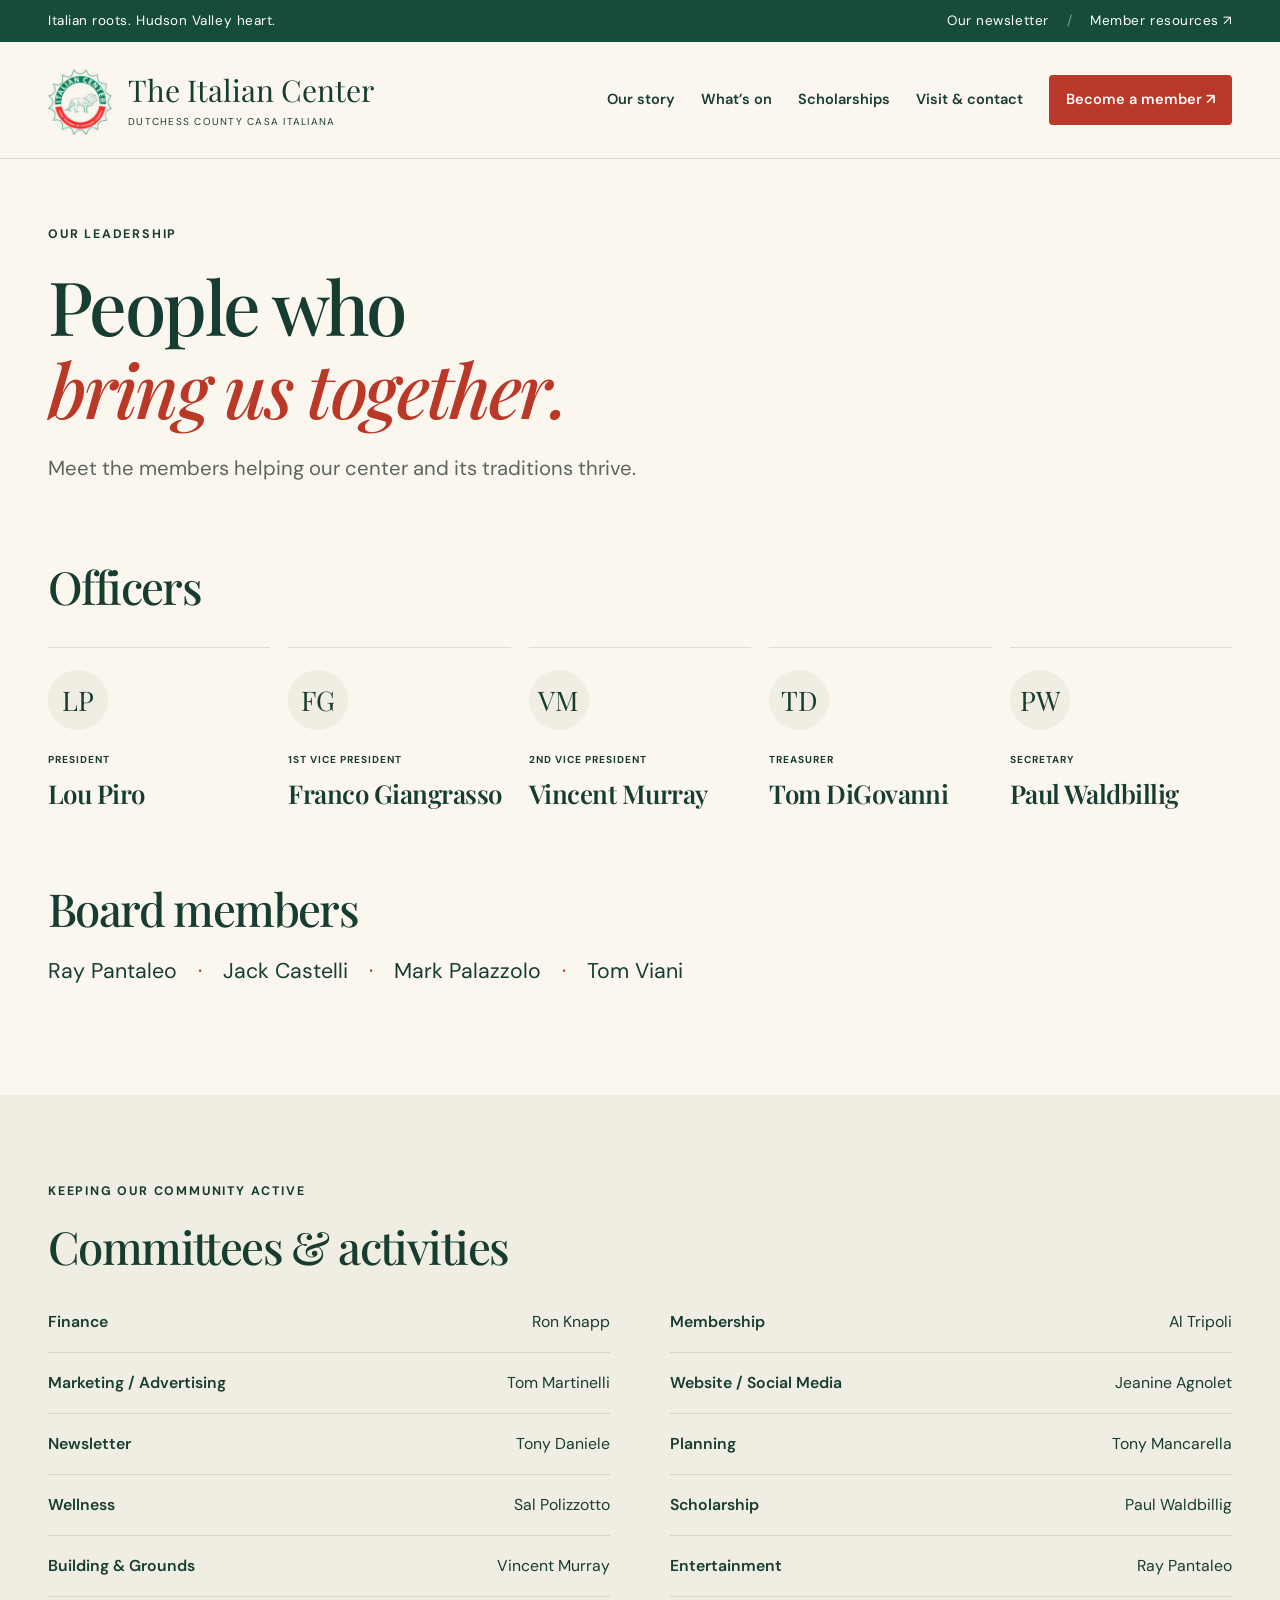
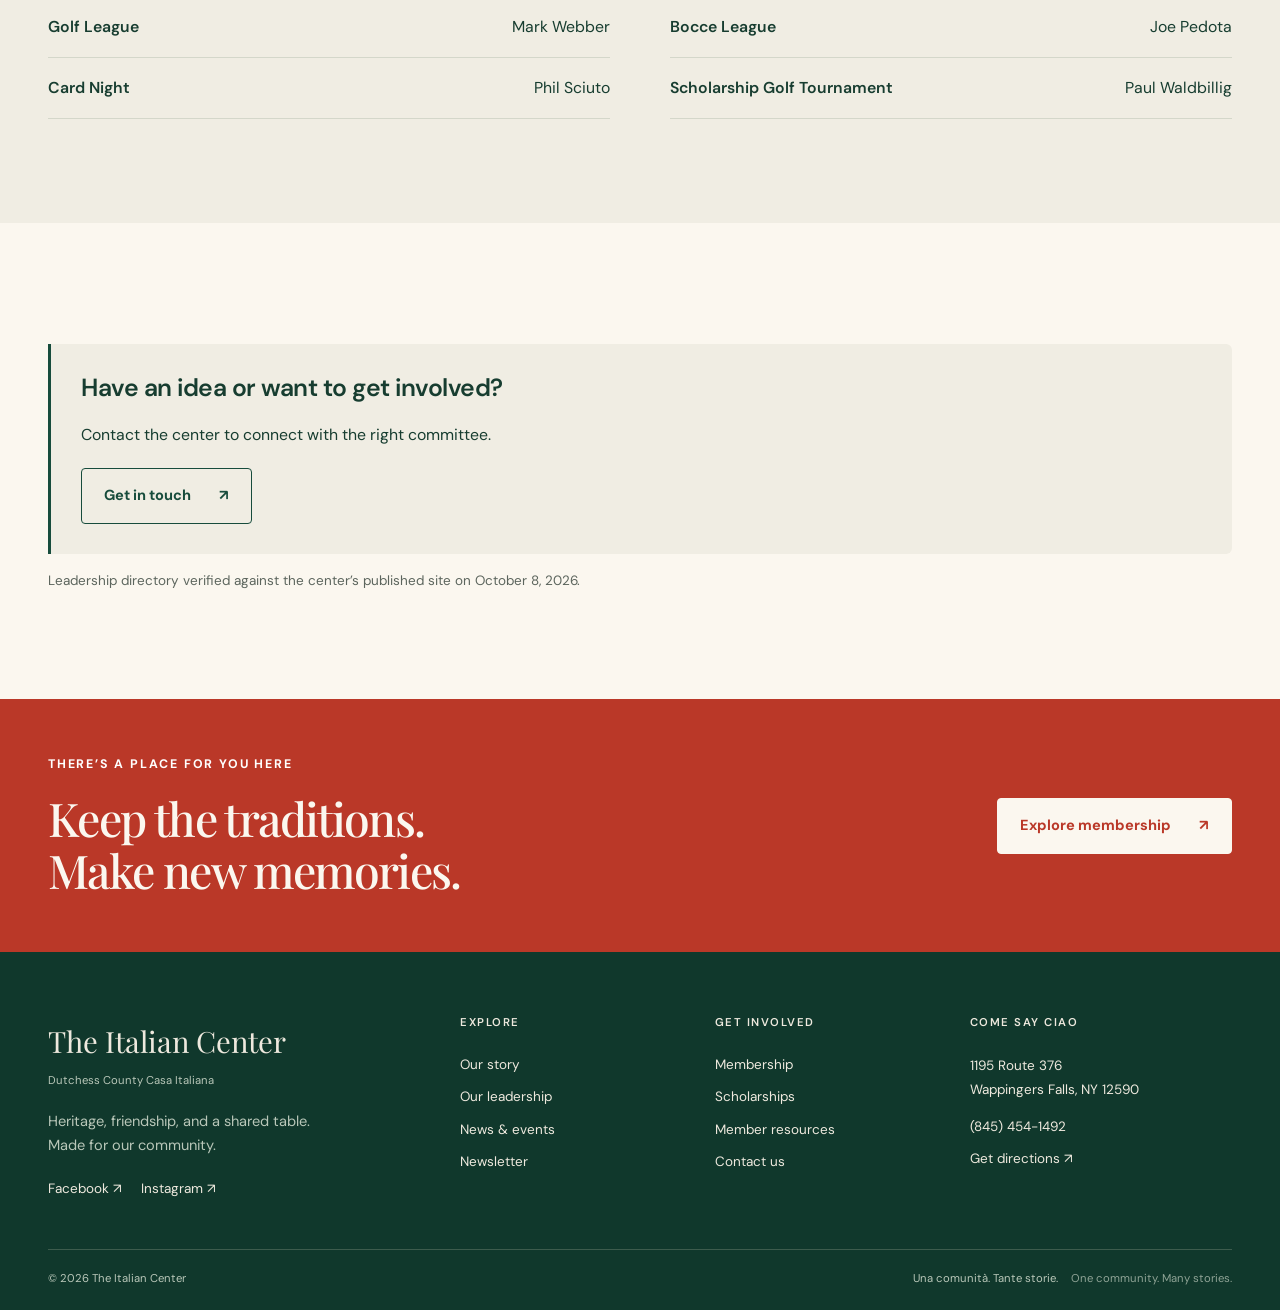
<file: leadership.html>
<!doctype html>
<html lang="en"><head><meta charset="utf-8"><meta name="viewport" content="width=device-width, initial-scale=1"><title>Our leadership | The Italian Center</title><meta name="description" content="Meet the officers, board, and committee leaders of The Italian Center."><meta name="theme-color" content="#174c3c"><link rel="apple-touch-icon" sizes="180x180" href="apple-touch-icon.png">
<link rel="icon" type="image/png" sizes="32x32" href="favicon-32x32.png">
<link rel="icon" type="image/png" sizes="16x16" href="favicon-16x16.png">
<link rel="manifest" href="site.webmanifest"><link rel="stylesheet" href="assets/site.css"><script src="assets/site.js" defer></script></head>
<body><a class="skip" href="#main">Skip to content</a>
<div class="topbar"><div class="wrap"><span>Italian roots. Hudson Valley heart.</span><div><a class="" href="newsletter.html">Our newsletter</a><span class="divider">/</span><a class="" href="memberportal.html">Member resources ↗</a></div></div></div>
<header class="header"><div class="wrap navrow"><a class="brand" href="index.html"><img src="assets/logo.jpg" alt="" width="49" height="53"><span>The Italian Center<small>DUTCHESS COUNTY CASA ITALIANA</small></span></a><button class="menu-toggle" aria-expanded="false" aria-controls="navigation">Menu <span aria-hidden="true">☰</span></button><nav id="navigation" aria-label="Main navigation"><a href="about.html">Our story</a><a href="events.html">What’s on</a><a href="scholarship.html">Scholarships</a><a href="contact.html">Visit & contact</a><a class="navjoin" href="membership.html">Become a member <span aria-hidden="true">↗</span></a></nav></div></header>
<main id="main"><section class="pageintro wrap"><p class="eyebrow">Our leadership</p><h1>People who<br><em>bring us together.</em></h1><p class="lead">Meet the members helping our center and its traditions thrive.</p></section><section class="wrap section topzero"><h2>Officers</h2><div class="officers"><article><span class="initial" aria-hidden="true">LP</span><p class="eyebrow">President</p><h3>Lou Piro</h3></article><article><span class="initial" aria-hidden="true">FG</span><p class="eyebrow">1st Vice President</p><h3>Franco Giangrasso</h3></article><article><span class="initial" aria-hidden="true">VM</span><p class="eyebrow">2nd Vice President</p><h3>Vincent Murray</h3></article><article><span class="initial" aria-hidden="true">TD</span><p class="eyebrow">Treasurer</p><h3>Tom DiGovanni</h3></article><article><span class="initial" aria-hidden="true">PW</span><p class="eyebrow">Secretary</p><h3>Paul Waldbillig</h3></article></div><h2>Board members</h2><p class="boardnames">Ray Pantaleo <span>·</span> Jack Castelli <span>·</span> Mark Palazzolo <span>·</span> Tom Viani</p></section><section class="soft section"><div class="wrap"><p class="eyebrow">Keeping our community active</p><h2>Committees & activities</h2><dl class="directory"><div><dt>Finance</dt><dd>Ron Knapp</dd></div><div><dt>Membership</dt><dd>Al Tripoli</dd></div><div><dt>Marketing / Advertising</dt><dd>Tom Martinelli</dd></div><div><dt>Website / Social Media</dt><dd>Jeanine Agnolet</dd></div><div><dt>Newsletter</dt><dd>Tony Daniele</dd></div><div><dt>Planning</dt><dd>Tony Mancarella</dd></div><div><dt>Wellness</dt><dd>Sal Polizzotto</dd></div><div><dt>Scholarship</dt><dd>Paul Waldbillig</dd></div><div><dt>Building & Grounds</dt><dd>Vincent Murray</dd></div><div><dt>Entertainment</dt><dd>Ray Pantaleo</dd></div><div><dt>Golf League</dt><dd>Mark Webber</dd></div><div><dt>Bocce League</dt><dd>Joe Pedota</dd></div><div><dt>Card Night</dt><dd>Phil Sciuto</dd></div><div><dt>Scholarship Golf Tournament</dt><dd>Paul Waldbillig</dd></div></dl></div></section><section class="wrap section"><div class="callout"><h3>Have an idea or want to get involved?</h3><p>Contact the center to connect with the right committee.</p><a class="button secondary" href="contact.html">Get in touch <span aria-hidden="true">↗</span></a></div><p class="note">Leadership directory verified against the center’s published site on October 8, 2026.</p></section></main>
<section class="joinband"><div class="wrap"><div><p class="eyebrow">There’s a place for you here</p><h2>Keep the traditions.<br>Make new memories.</h2></div><a class="button" href="membership.html">Explore membership <span aria-hidden="true">↗</span></a></div></section>
<footer><div class="wrap footergrid"><div><a class="footerbrand" href="index.html">The Italian Center<span>Dutchess County Casa Italiana</span></a><p>Heritage, friendship, and a shared table.<br>Made for our community.</p><div class="social"><a class="" href="https://www.facebook.com/ItalianCenterNY/">Facebook ↗</a><a class="" href="https://www.instagram.com/explore/locations/1030788309/italian-center/">Instagram ↗</a></div></div><div><h3>Explore</h3><a class="" href="about.html">Our story</a><a class="" href="leadership.html">Our leadership</a><a class="" href="events.html">News & events</a><a class="" href="newsletter.html">Newsletter</a></div><div><h3>Get involved</h3><a class="" href="membership.html">Membership</a><a class="" href="scholarship.html">Scholarships</a><a class="" href="memberportal.html">Member resources</a><a class="" href="contact.html">Contact us</a></div><div><h3>Come say ciao</h3><address>1195 Route 376<br>Wappingers Falls, NY 12590</address><a class="" href="tel:+18454541492">(845) 454-1492</a><a class="" href="https://www.google.com/maps/search/?api=1&query=Italian+Center+1195+Route+376+Wappingers+Falls+NY">Get directions ↗</a></div></div><div class="wrap copyright"><span>© <span data-year>2026</span> The Italian Center</span><span>Una comunità. Tante storie. <i>One community. Many stories.</i></span></div></footer></body></html>
</file>
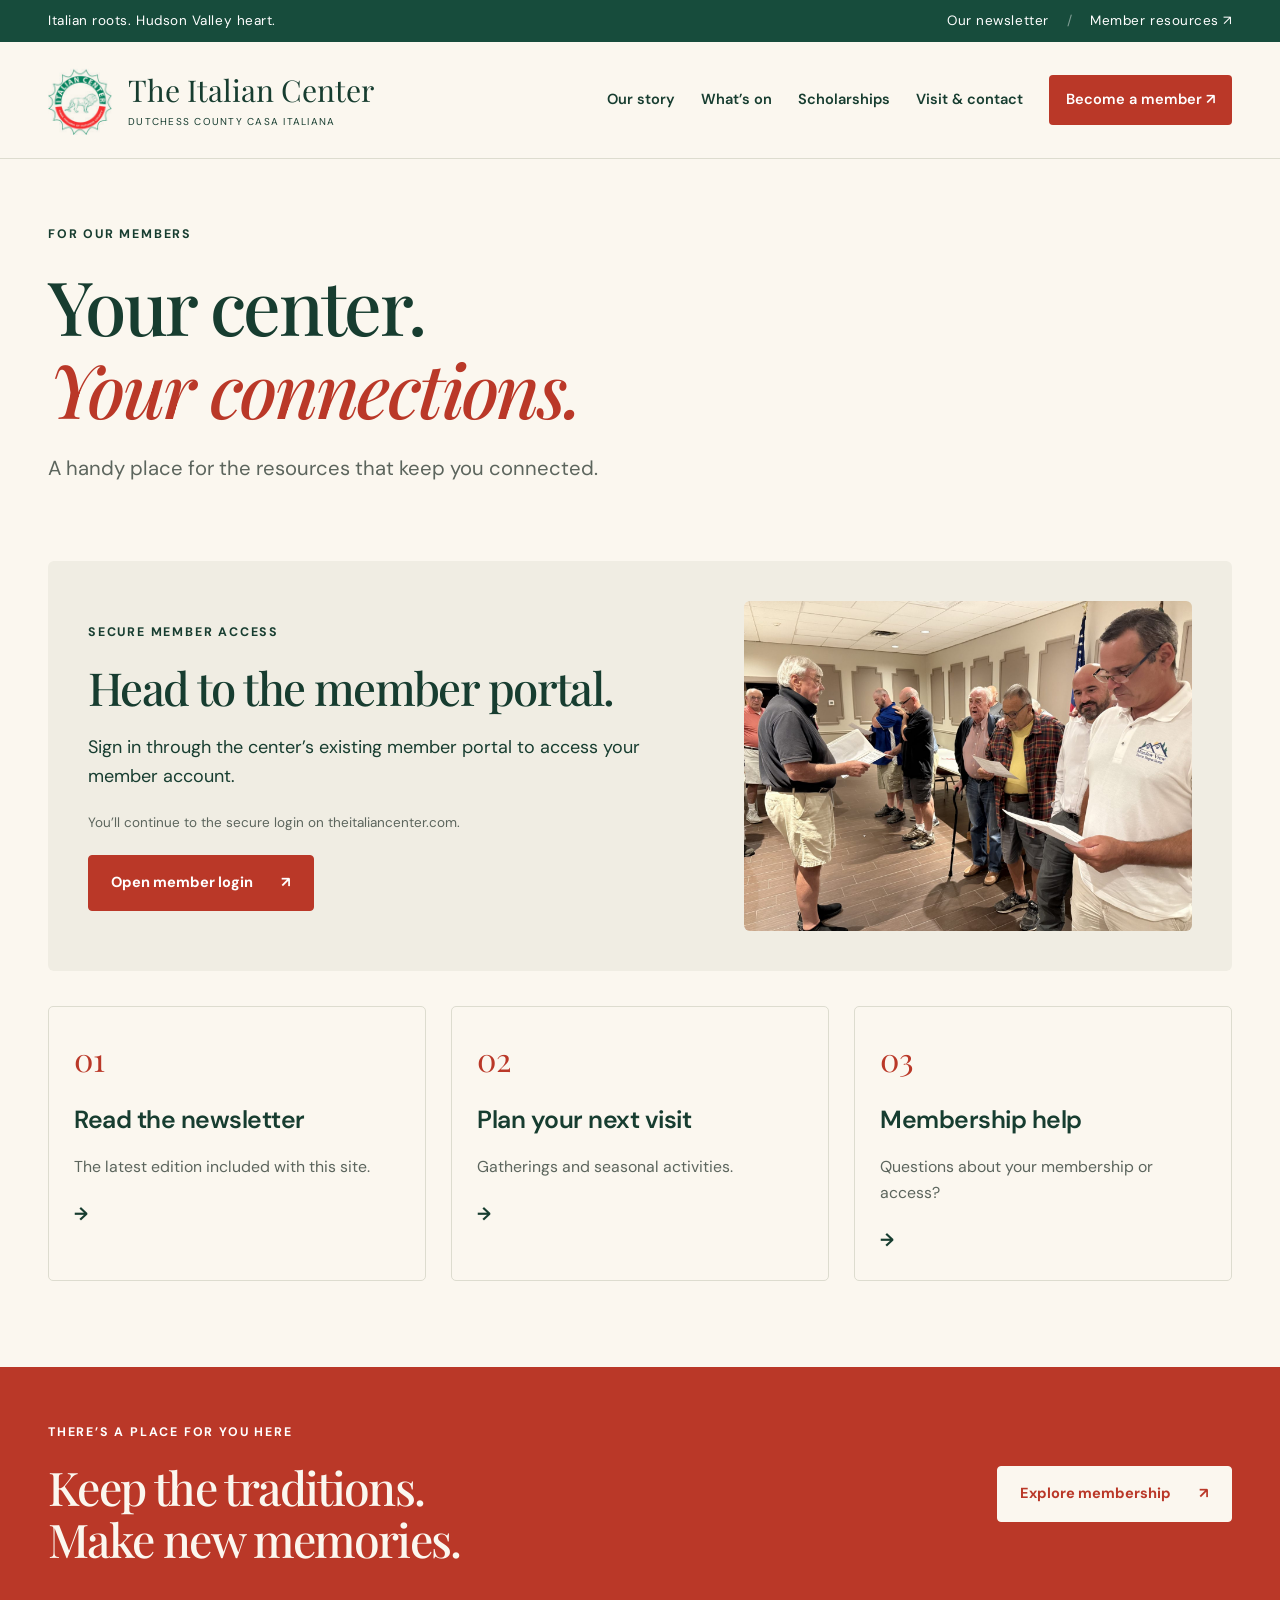
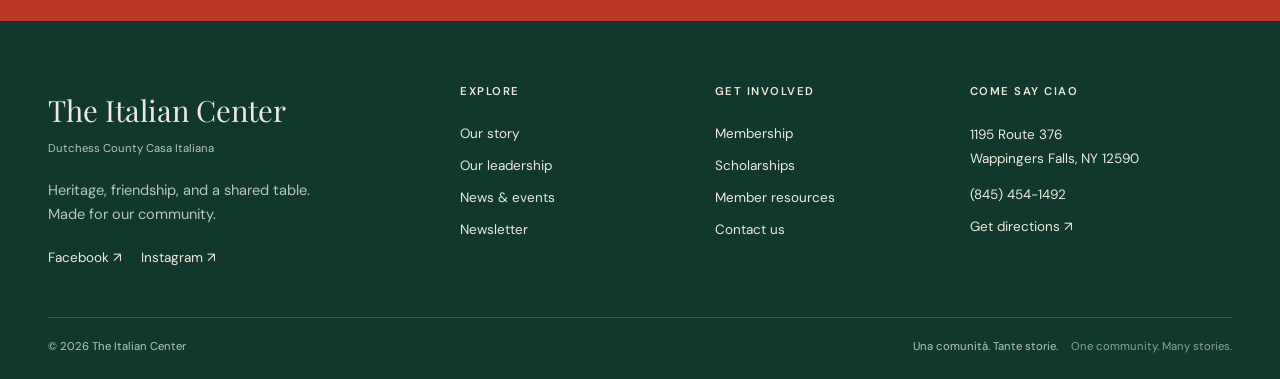
<file: memberportal.html>
<!doctype html>
<html lang="en"><head><meta charset="utf-8"><meta name="viewport" content="width=device-width, initial-scale=1"><title>Member resources | The Italian Center</title><meta name="description" content="Find member resources and access the existing secure Italian Center member portal."><meta name="theme-color" content="#174c3c"><link rel="apple-touch-icon" sizes="180x180" href="apple-touch-icon.png">
<link rel="icon" type="image/png" sizes="32x32" href="favicon-32x32.png">
<link rel="icon" type="image/png" sizes="16x16" href="favicon-16x16.png">
<link rel="manifest" href="site.webmanifest"><link rel="stylesheet" href="assets/site.css"><script src="assets/site.js" defer></script></head>
<body><a class="skip" href="#main">Skip to content</a>
<div class="topbar"><div class="wrap"><span>Italian roots. Hudson Valley heart.</span><div><a class="" href="newsletter.html">Our newsletter</a><span class="divider">/</span><a class="" href="memberportal.html">Member resources ↗</a></div></div></div>
<header class="header"><div class="wrap navrow"><a class="brand" href="index.html"><img src="assets/logo.jpg" alt="" width="49" height="53"><span>The Italian Center<small>DUTCHESS COUNTY CASA ITALIANA</small></span></a><button class="menu-toggle" aria-expanded="false" aria-controls="navigation">Menu <span aria-hidden="true">☰</span></button><nav id="navigation" aria-label="Main navigation"><a href="about.html">Our story</a><a href="events.html">What’s on</a><a href="scholarship.html">Scholarships</a><a href="contact.html">Visit & contact</a><a class="navjoin" href="membership.html">Become a member <span aria-hidden="true">↗</span></a></nav></div></header>
<main id="main"><section class="pageintro wrap"><p class="eyebrow">For our members</p><h1>Your center.<br><em>Your connections.</em></h1><p class="lead">A handy place for the resources that keep you connected.</p></section><section class="wrap section topzero"><div class="portalbox"><div><p class="eyebrow">Secure member access</p><h2>Head to the member portal.</h2><p>Sign in through the center’s existing member portal to access your member account.</p><p class="note">You’ll continue to the secure login on theitaliancenter.com.</p><a class="button" href="https://theitaliancenter.com/memberportal/">Open member login <span aria-hidden="true">↗</span></a></div><img class="rounded" src="assets/members.jpg" alt="New members being welcomed into The Italian Center" loading="lazy" decoding="async"></div><div class="resourcegrid"><a href="newsletter.html"><span aria-hidden="true">01</span><h3>Read the newsletter</h3><p>The latest edition included with this site.</p><b aria-hidden="true">→</b></a><a href="events.html"><span aria-hidden="true">02</span><h3>Plan your next visit</h3><p>Gatherings and seasonal activities.</p><b aria-hidden="true">→</b></a><a href="mailto:membership@theitaliancenter.com"><span aria-hidden="true">03</span><h3>Membership help</h3><p>Questions about your membership or access?</p><b aria-hidden="true">→</b></a></div></section></main>
<section class="joinband"><div class="wrap"><div><p class="eyebrow">There’s a place for you here</p><h2>Keep the traditions.<br>Make new memories.</h2></div><a class="button" href="membership.html">Explore membership <span aria-hidden="true">↗</span></a></div></section>
<footer><div class="wrap footergrid"><div><a class="footerbrand" href="index.html">The Italian Center<span>Dutchess County Casa Italiana</span></a><p>Heritage, friendship, and a shared table.<br>Made for our community.</p><div class="social"><a class="" href="https://www.facebook.com/ItalianCenterNY/">Facebook ↗</a><a class="" href="https://www.instagram.com/explore/locations/1030788309/italian-center/">Instagram ↗</a></div></div><div><h3>Explore</h3><a class="" href="about.html">Our story</a><a class="" href="leadership.html">Our leadership</a><a class="" href="events.html">News & events</a><a class="" href="newsletter.html">Newsletter</a></div><div><h3>Get involved</h3><a class="" href="membership.html">Membership</a><a class="" href="scholarship.html">Scholarships</a><a class="" href="memberportal.html">Member resources</a><a class="" href="contact.html">Contact us</a></div><div><h3>Come say ciao</h3><address>1195 Route 376<br>Wappingers Falls, NY 12590</address><a class="" href="tel:+18454541492">(845) 454-1492</a><a class="" href="https://www.google.com/maps/search/?api=1&query=Italian+Center+1195+Route+376+Wappingers+Falls+NY">Get directions ↗</a></div></div><div class="wrap copyright"><span>© <span data-year>2026</span> The Italian Center</span><span>Una comunità. Tante storie. <i>One community. Many stories.</i></span></div></footer></body></html>
</file>
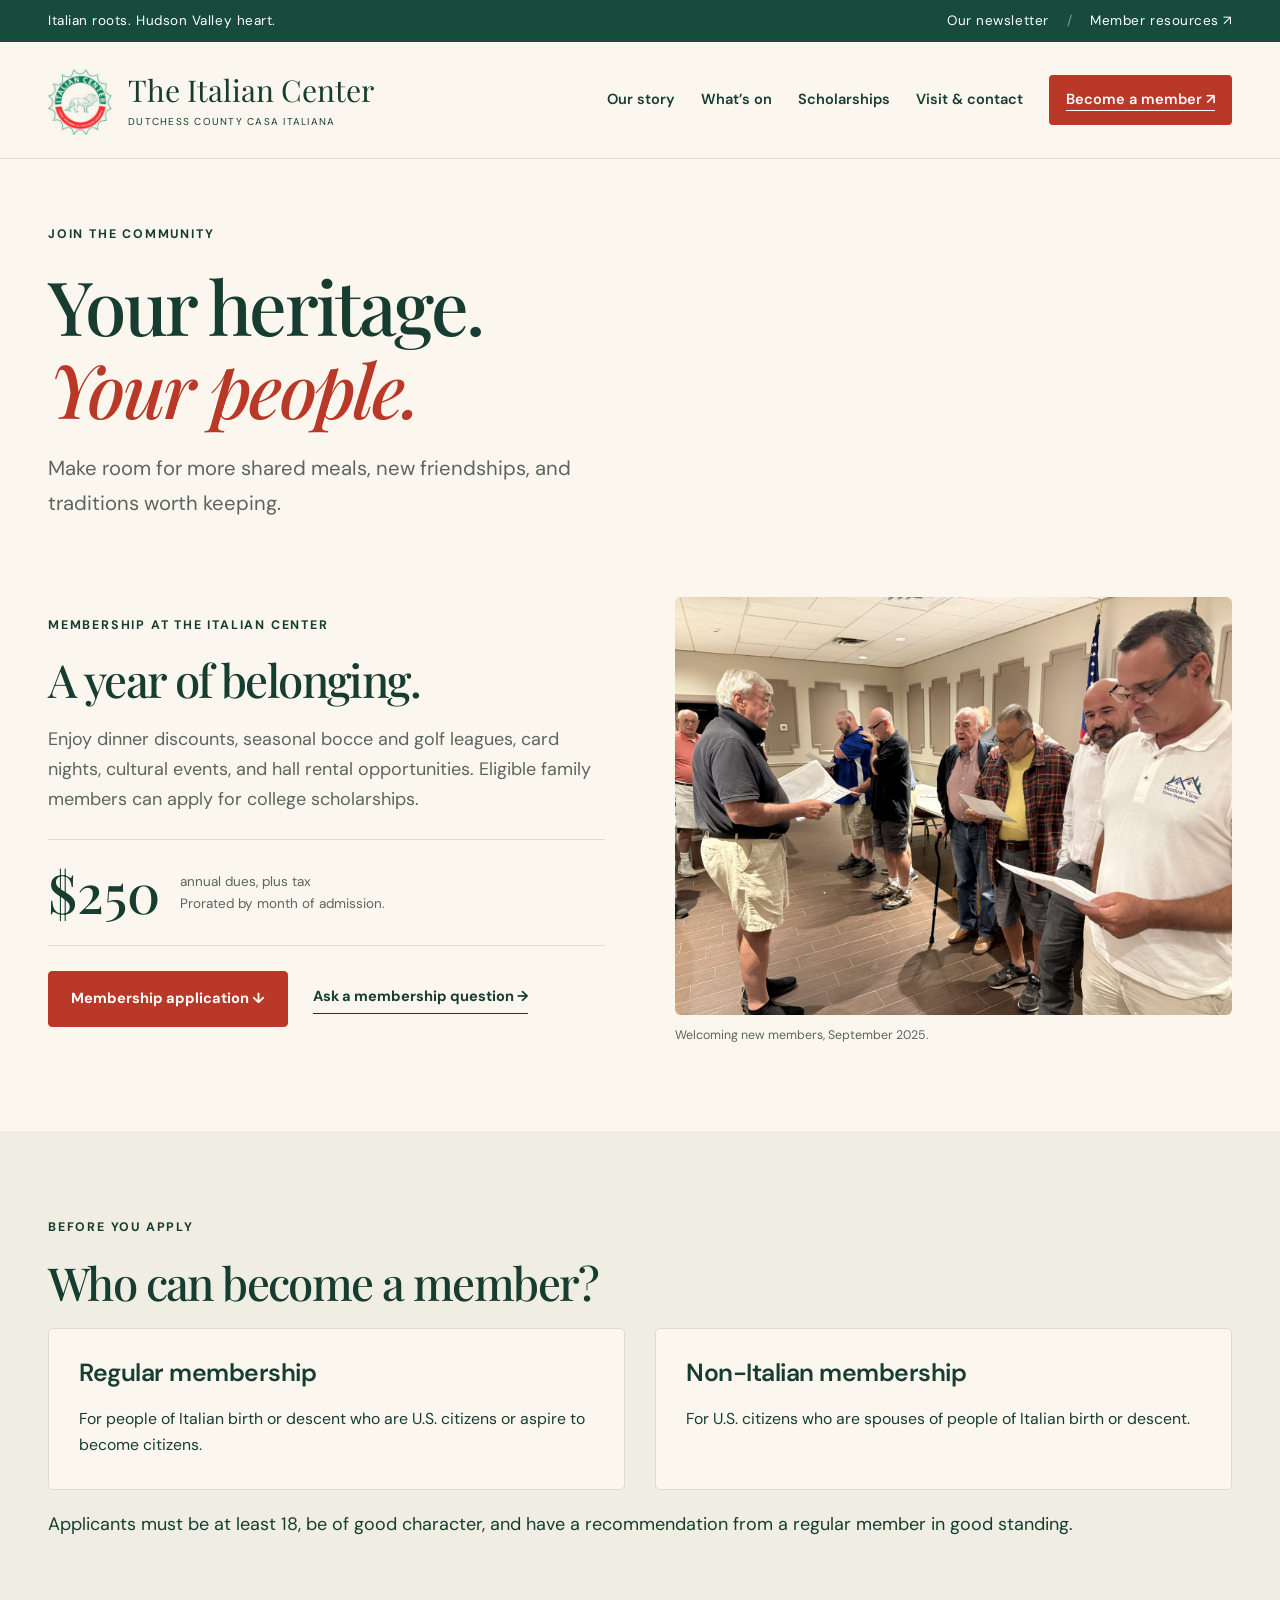
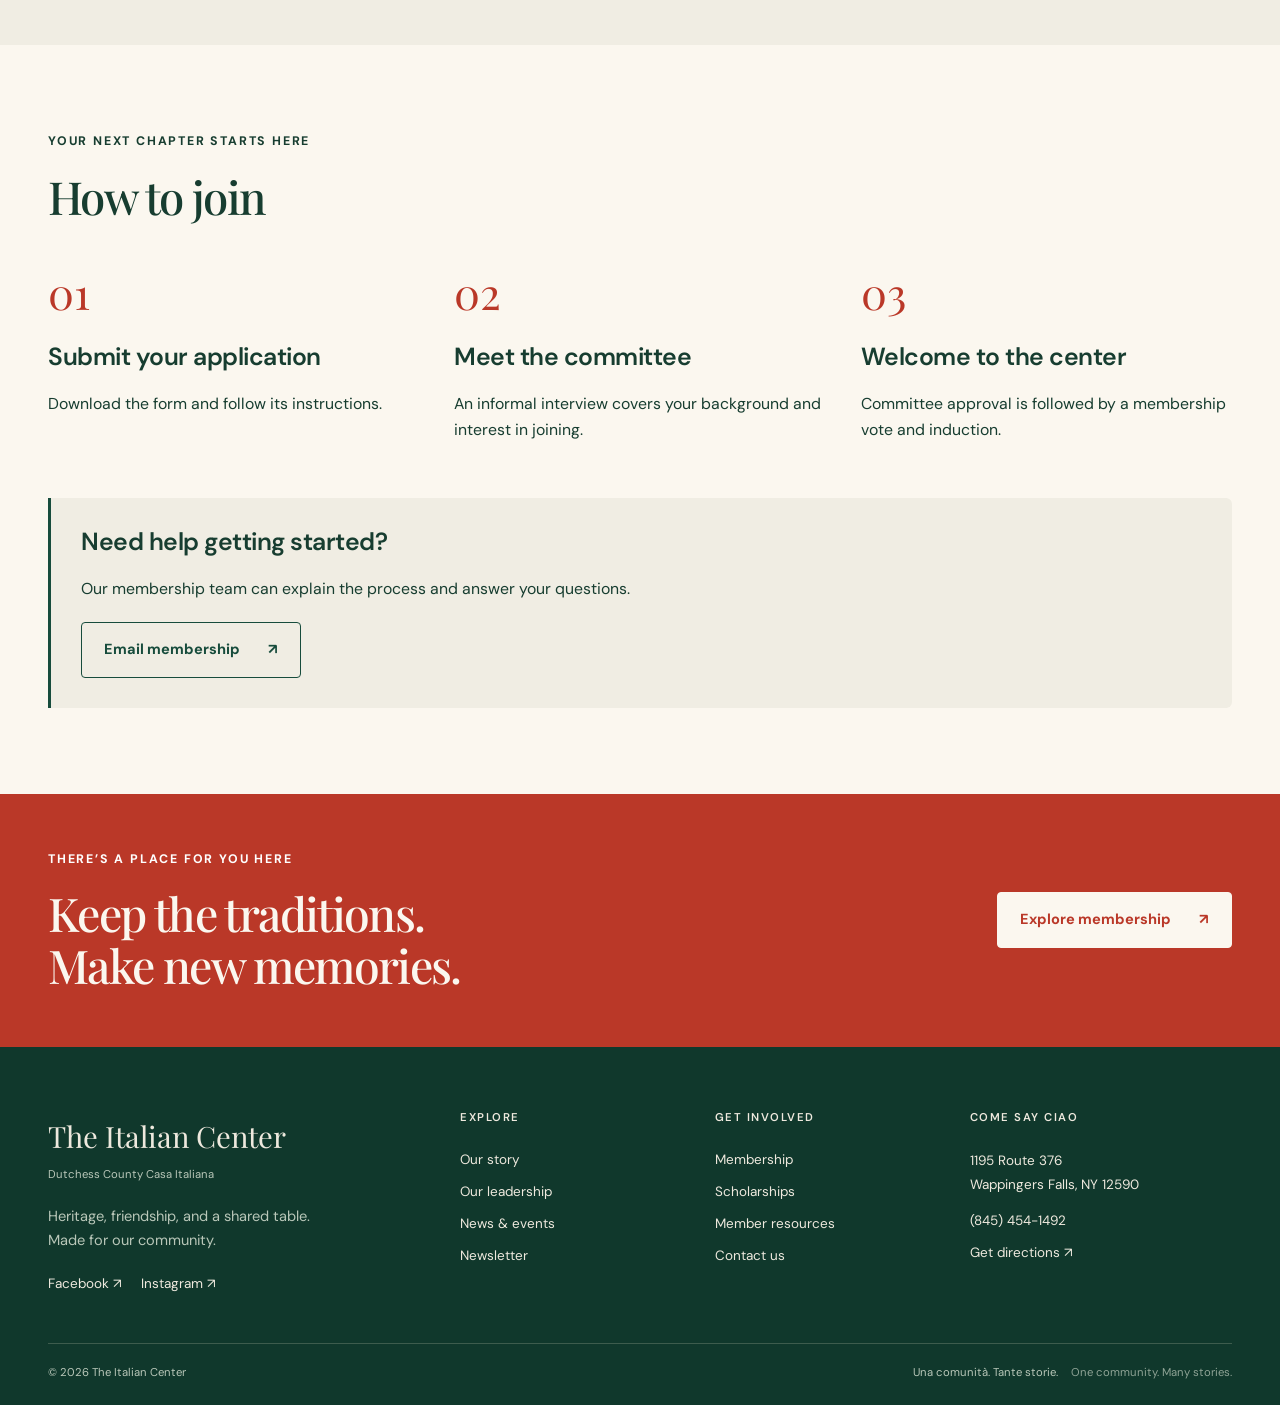
<file: membership.html>
<!doctype html>
<html lang="en"><head><meta charset="utf-8"><meta name="viewport" content="width=device-width, initial-scale=1"><title>Membership | The Italian Center</title><meta name="description" content="Explore membership benefits, eligibility, and how to join The Italian Center."><meta name="theme-color" content="#174c3c"><link rel="apple-touch-icon" sizes="180x180" href="apple-touch-icon.png">
<link rel="icon" type="image/png" sizes="32x32" href="favicon-32x32.png">
<link rel="icon" type="image/png" sizes="16x16" href="favicon-16x16.png">
<link rel="manifest" href="site.webmanifest"><link rel="stylesheet" href="assets/site.css"><script src="assets/site.js" defer></script></head>
<body><a class="skip" href="#main">Skip to content</a>
<div class="topbar"><div class="wrap"><span>Italian roots. Hudson Valley heart.</span><div><a class="" href="newsletter.html">Our newsletter</a><span class="divider">/</span><a class="" href="memberportal.html">Member resources ↗</a></div></div></div>
<header class="header"><div class="wrap navrow"><a class="brand" href="index.html"><img src="assets/logo.jpg" alt="" width="49" height="53"><span>The Italian Center<small>DUTCHESS COUNTY CASA ITALIANA</small></span></a><button class="menu-toggle" aria-expanded="false" aria-controls="navigation">Menu <span aria-hidden="true">☰</span></button><nav id="navigation" aria-label="Main navigation"><a href="about.html">Our story</a><a href="events.html">What’s on</a><a href="scholarship.html">Scholarships</a><a href="contact.html">Visit & contact</a><a class="navjoin" href="membership.html" aria-current="page">Become a member <span aria-hidden="true">↗</span></a></nav></div></header>
<main id="main"><section class="pageintro wrap"><p class="eyebrow">Join the community</p><h1>Your heritage.<br><em>Your people.</em></h1><p class="lead">Make room for more shared meals, new friendships, and traditions worth keeping.</p></section><section class="section wrap split topzero"><div><p class="eyebrow">Membership at the Italian Center</p><h2>A year of belonging.</h2><p>Enjoy dinner discounts, seasonal bocce and golf leagues, card nights, cultural events, and hall rental opportunities. Eligible family members can apply for college scholarships.</p><div class="price"><strong>$250</strong><span>annual dues, plus tax<br>Prorated by month of admission.</span></div><div class="actions"><a class="button" href="assets/membership-application.pdf">Membership application ↓</a><a class="textlink" href="mailto:membership@theitaliancenter.com">Ask a membership question →</a></div></div><figure><img class="rounded" src="assets/members.jpg" alt="President Lou Piro welcoming new members in September 2025" loading="lazy" decoding="async"><figcaption>Welcoming new members, September 2025.</figcaption></figure></section><section class="soft section"><div class="wrap"><p class="eyebrow">Before you apply</p><h2>Who can become a member?</h2><div class="twocol"><article class="panel"><h3>Regular membership</h3><p>For people of Italian birth or descent who are U.S. citizens or aspire to become citizens.</p></article><article class="panel"><h3>Non-Italian membership</h3><p>For U.S. citizens who are spouses of people of Italian birth or descent.</p></article></div><p>Applicants must be at least 18, be of good character, and have a recommendation from a regular member in good standing.</p></div></section><section class="wrap section"><p class="eyebrow">Your next chapter starts here</p><h2>How to join</h2><ol class="steps"><li><h3>Submit your application</h3><p>Download the form and follow its instructions.</p></li><li><h3>Meet the committee</h3><p>An informal interview covers your background and interest in joining.</p></li><li><h3>Welcome to the center</h3><p>Committee approval is followed by a membership vote and induction.</p></li></ol><div class="callout"><h3>Need help getting started?</h3><p>Our membership team can explain the process and answer your questions.</p><a class="button secondary" href="mailto:membership@theitaliancenter.com">Email membership <span aria-hidden="true">↗</span></a></div></section></main>
<section class="joinband"><div class="wrap"><div><p class="eyebrow">There’s a place for you here</p><h2>Keep the traditions.<br>Make new memories.</h2></div><a class="button" href="membership.html">Explore membership <span aria-hidden="true">↗</span></a></div></section>
<footer><div class="wrap footergrid"><div><a class="footerbrand" href="index.html">The Italian Center<span>Dutchess County Casa Italiana</span></a><p>Heritage, friendship, and a shared table.<br>Made for our community.</p><div class="social"><a class="" href="https://www.facebook.com/ItalianCenterNY/">Facebook ↗</a><a class="" href="https://www.instagram.com/explore/locations/1030788309/italian-center/">Instagram ↗</a></div></div><div><h3>Explore</h3><a class="" href="about.html">Our story</a><a class="" href="leadership.html">Our leadership</a><a class="" href="events.html">News & events</a><a class="" href="newsletter.html">Newsletter</a></div><div><h3>Get involved</h3><a class="" href="membership.html">Membership</a><a class="" href="scholarship.html">Scholarships</a><a class="" href="memberportal.html">Member resources</a><a class="" href="contact.html">Contact us</a></div><div><h3>Come say ciao</h3><address>1195 Route 376<br>Wappingers Falls, NY 12590</address><a class="" href="tel:+18454541492">(845) 454-1492</a><a class="" href="https://www.google.com/maps/search/?api=1&query=Italian+Center+1195+Route+376+Wappingers+Falls+NY">Get directions ↗</a></div></div><div class="wrap copyright"><span>© <span data-year>2026</span> The Italian Center</span><span>Una comunità. Tante storie. <i>One community. Many stories.</i></span></div></footer></body></html>
</file>
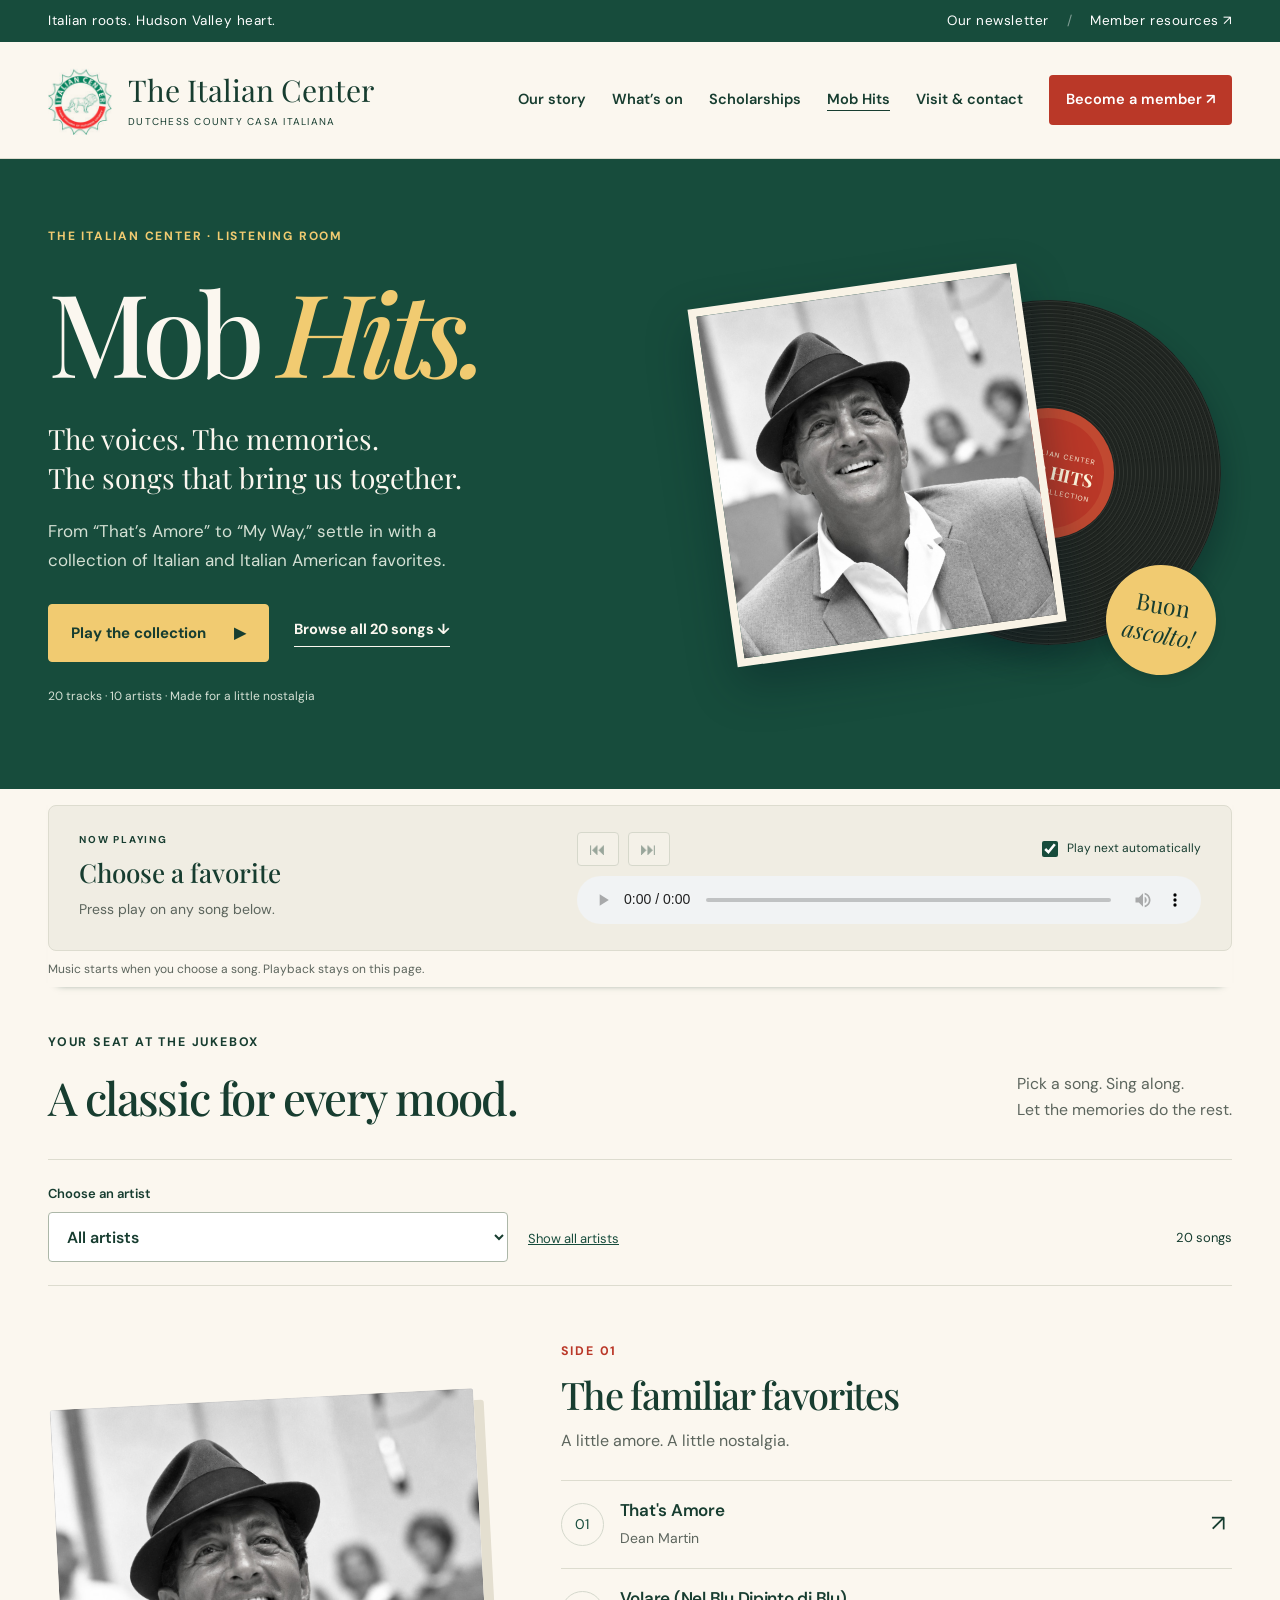
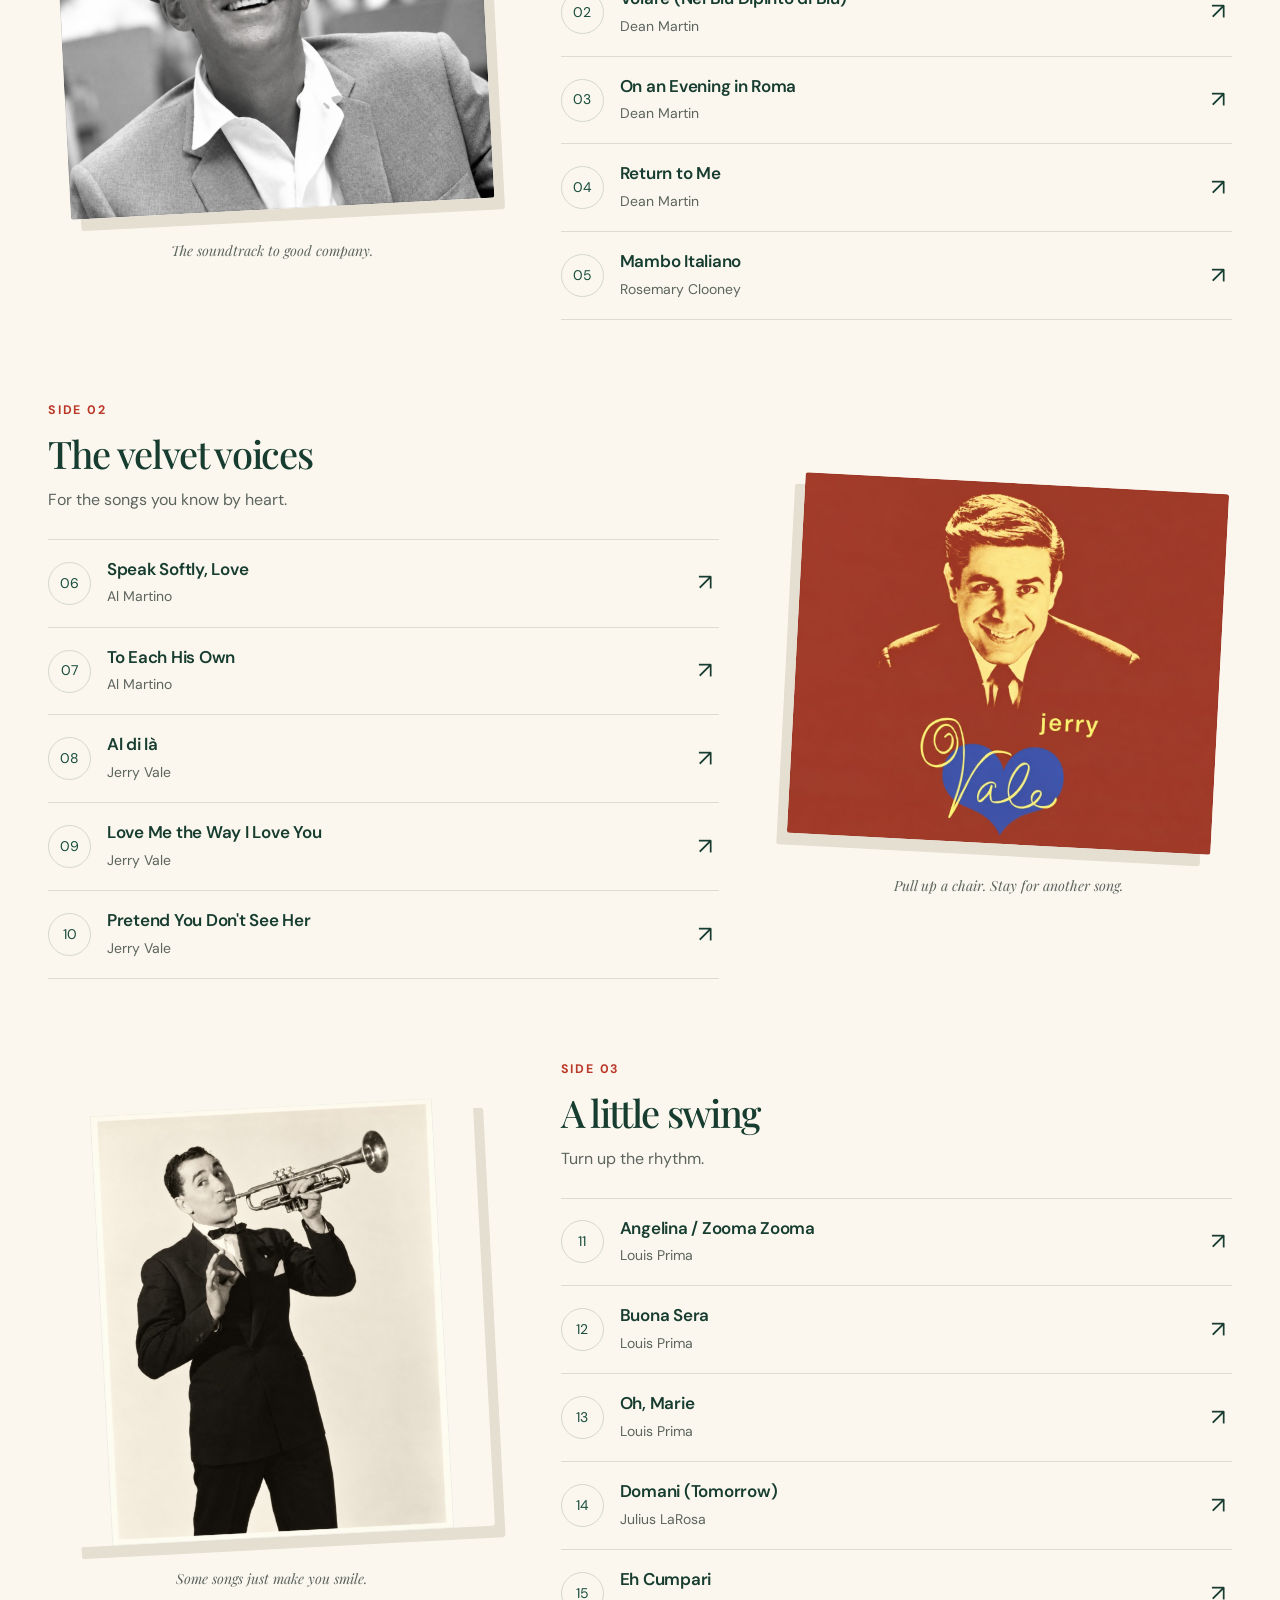
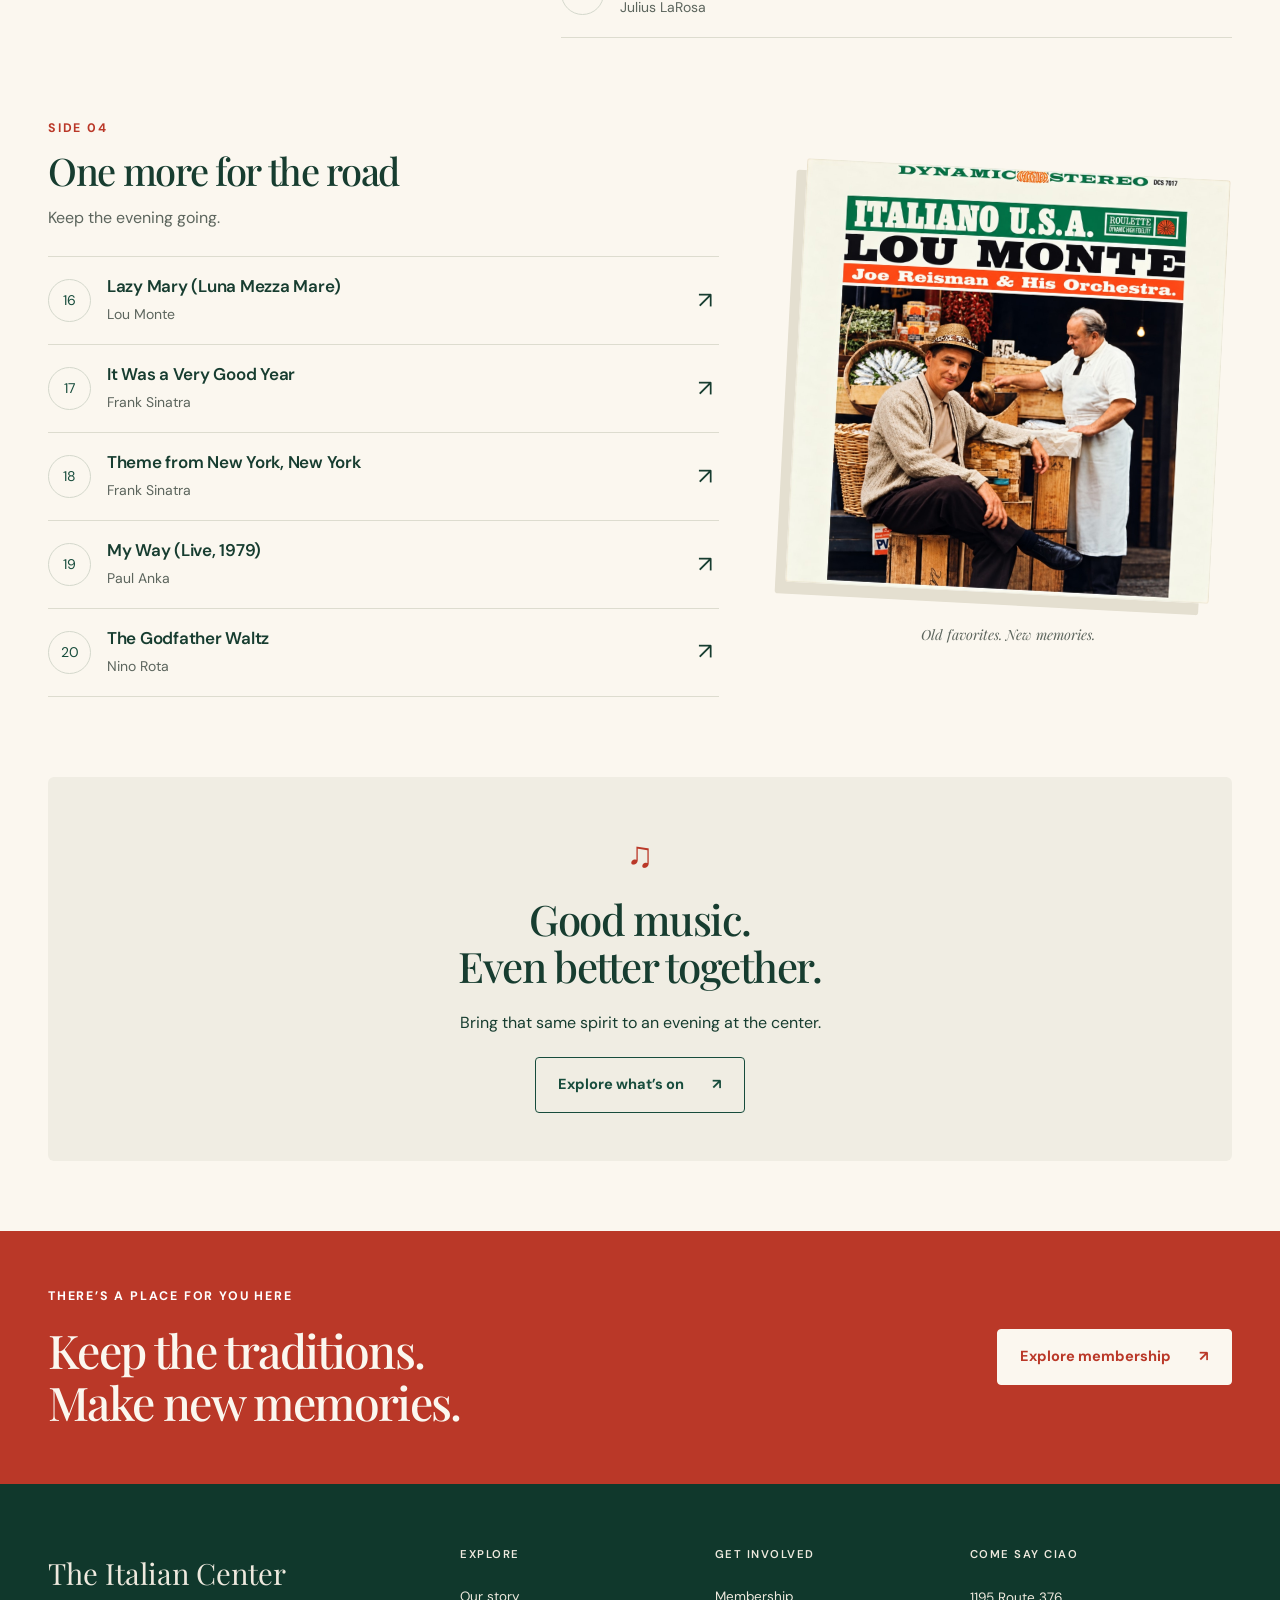
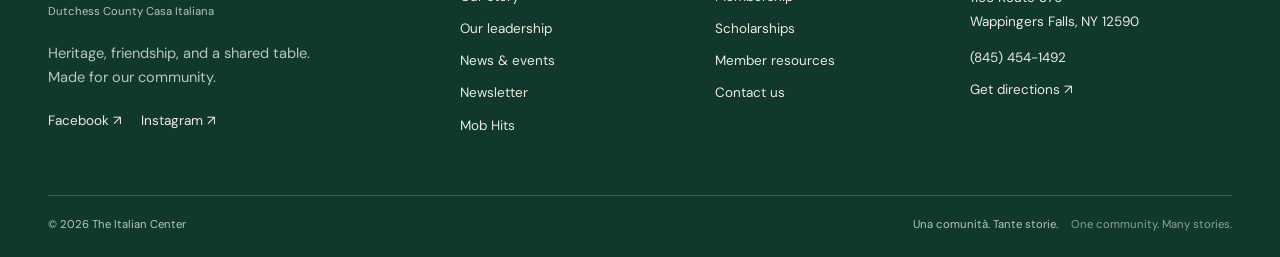
<file: mob-hits.html>
<!doctype html>
<html lang="en"><head><meta charset="utf-8"><meta name="viewport" content="width=device-width, initial-scale=1"><title>Mob Hits | The Italian Center</title><meta name="description" content="Listen to 20 classic Italian and Italian American favorites in The Italian Center’s Mob Hits collection."><meta name="theme-color" content="#174c3c"><link rel="apple-touch-icon" sizes="180x180" href="apple-touch-icon.png">
<link rel="icon" type="image/png" sizes="32x32" href="favicon-32x32.png">
<link rel="icon" type="image/png" sizes="16x16" href="favicon-16x16.png">
<link rel="manifest" href="site.webmanifest"><link rel="stylesheet" href="assets/site.css"><link rel="stylesheet" href="assets/mob-hits/mob-hits.css"><script src="assets/site.js" defer></script><script src="assets/mob-hits/mob-hits.js" defer></script></head>
<body><a class="skip" href="#main">Skip to content</a>
<div class="topbar"><div class="wrap"><span>Italian roots. Hudson Valley heart.</span><div><a class="" href="newsletter.html">Our newsletter</a><span class="divider">/</span><a class="" href="memberportal.html">Member resources ↗</a></div></div></div>
<header class="header"><div class="wrap navrow"><a class="brand" href="index.html"><img src="assets/logo.jpg" alt="" width="49" height="53"><span>The Italian Center<small>DUTCHESS COUNTY CASA ITALIANA</small></span></a><button class="menu-toggle" aria-expanded="false" aria-controls="navigation">Menu <span aria-hidden="true">☰</span></button><nav id="navigation" aria-label="Main navigation"><a href="about.html">Our story</a><a href="events.html">What’s on</a><a href="scholarship.html">Scholarships</a><a href="mob-hits.html" aria-current="page">Mob Hits</a><a href="contact.html">Visit & contact</a><a class="navjoin" href="membership.html">Become a member <span aria-hidden="true">↗</span></a></nav></div></header>
<main id="main"><section class="mh-hero"><div class="wrap mh-herogrid"><div><p class="eyebrow">THE ITALIAN CENTER · LISTENING ROOM</p><h1>Mob <em>Hits.</em></h1><p class="mh-tagline">The voices. The memories.<br>The songs that bring us together.</p><p class="mh-intro">From “That’s Amore” to “My Way,” settle in with a collection of Italian and Italian American favorites.</p><div class="actions"><button type="button" class="button mh-start">Play the collection <span aria-hidden="true">▶</span></button><a class="textlink" href="#collection">Browse all 20 songs ↓</a></div><p class="mh-smallprint">20 tracks · 10 artists · Made for a little nostalgia</p></div><div class="mh-record-scene" aria-hidden="true"><div class="mh-record"><span>THE ITALIAN CENTER<br><b>MOB HITS</b><i>CLASSIC COLLECTION</i></span></div><img src="assets/mob-hits/portrait.jpg" alt="" class="mh-sleeve"><span class="mh-sticker">Buon<br><em>ascolto!</em></span></div></div></section>
<section class="mh-player-section wrap" aria-label="Music player"><div class="mh-player-card"><div class="mh-now"><span class="eyebrow">NOW PLAYING</span><strong id="mh-current">Choose a favorite</strong><span id="mh-artist">Press play on any song below.</span></div><div class="mh-controls"><div class="mh-transport"><button type="button" id="mh-prev" aria-label="Previous song" disabled>⏮</button><button type="button" id="mh-next" aria-label="Next song" disabled>⏭</button><label><input type="checkbox" id="mh-autoplay" checked> Play next automatically</label></div><audio id="mh-audio" controls preload="none" aria-label="Mob Hits audio player"></audio></div></div><p id="mh-status" class="note" role="status" aria-live="polite">Music starts when you choose a song. Playback stays on this page.</p></section>
<section id="collection" class="wrap mh-collection"><div class="sectionhead"><div><p class="eyebrow">Your seat at the jukebox</p><h2>A classic for every mood.</h2></div><p>Pick a song. Sing along.<br>Let the memories do the rest.</p></div><div class="mh-filters"><label for="mh-filter">Choose an artist<select id="mh-filter"><option value="">All artists</option><option>Al Martino</option><option>Dean Martin</option><option>Frank Sinatra</option><option>Jerry Vale</option><option>Julius LaRosa</option><option>Lou Monte</option><option>Louis Prima</option><option>Nino Rota</option><option>Paul Anka</option><option>Rosemary Clooney</option></select></label><button type="button" id="mh-clear">Show all artists</button><p id="mh-count" aria-live="polite">20 songs</p></div><p id="mh-empty" hidden>No songs match this artist. Choose All artists to see the full collection.</p>
<section class="mh-listening-section" aria-labelledby="mh-section-0"><div class="mh-art"><img src="assets/mob-hits/portrait.jpg" alt="Black-and-white portrait of a singer in a fedora" loading="lazy"><p>The soundtrack to good company.</p></div><div class="mh-side"><p class="eyebrow">SIDE 01</p><h2 id="mh-section-0">The familiar favorites</h2><p class="mh-subtitle">A little amore. A little nostalgia.</p><ol class="mh-tracks" start="1"><li class="mh-track" data-id="thats-amore" data-title="That's Amore" data-artist="Dean Martin" data-src="assets/mob-hits/audio/thats-amore.mp3"><button type="button" class="mh-track-play" aria-label="Play That's Amore by Dean Martin"><span class="mh-number" aria-hidden="true">01</span><span class="mh-playmark" aria-hidden="true">▶</span></button><div class="mh-track-label"><h3>That's Amore</h3><p>Dean Martin</p></div><a class="mh-open" href="assets/mob-hits/audio/thats-amore.mp3" aria-label="Open audio for That's Amore" title="Open audio directly">↗</a></li><li class="mh-track" data-id="volare" data-title="Volare (Nel Blu Dipinto di Blu)" data-artist="Dean Martin" data-src="assets/mob-hits/audio/volare.mp3"><button type="button" class="mh-track-play" aria-label="Play Volare (Nel Blu Dipinto di Blu) by Dean Martin"><span class="mh-number" aria-hidden="true">02</span><span class="mh-playmark" aria-hidden="true">▶</span></button><div class="mh-track-label"><h3>Volare (Nel Blu Dipinto di Blu)</h3><p>Dean Martin</p></div><a class="mh-open" href="assets/mob-hits/audio/volare.mp3" aria-label="Open audio for Volare (Nel Blu Dipinto di Blu)" title="Open audio directly">↗</a></li><li class="mh-track" data-id="on-an-evening-in-roma" data-title="On an Evening in Roma" data-artist="Dean Martin" data-src="assets/mob-hits/audio/on-an-evening-in-roma.mp3"><button type="button" class="mh-track-play" aria-label="Play On an Evening in Roma by Dean Martin"><span class="mh-number" aria-hidden="true">03</span><span class="mh-playmark" aria-hidden="true">▶</span></button><div class="mh-track-label"><h3>On an Evening in Roma</h3><p>Dean Martin</p></div><a class="mh-open" href="assets/mob-hits/audio/on-an-evening-in-roma.mp3" aria-label="Open audio for On an Evening in Roma" title="Open audio directly">↗</a></li><li class="mh-track" data-id="return-to-me" data-title="Return to Me" data-artist="Dean Martin" data-src="assets/mob-hits/audio/return-to-me.mp3"><button type="button" class="mh-track-play" aria-label="Play Return to Me by Dean Martin"><span class="mh-number" aria-hidden="true">04</span><span class="mh-playmark" aria-hidden="true">▶</span></button><div class="mh-track-label"><h3>Return to Me</h3><p>Dean Martin</p></div><a class="mh-open" href="assets/mob-hits/audio/return-to-me.mp3" aria-label="Open audio for Return to Me" title="Open audio directly">↗</a></li><li class="mh-track" data-id="mambo-italiano" data-title="Mambo Italiano" data-artist="Rosemary Clooney" data-src="assets/mob-hits/audio/mambo-italiano.mp3"><button type="button" class="mh-track-play" aria-label="Play Mambo Italiano by Rosemary Clooney"><span class="mh-number" aria-hidden="true">05</span><span class="mh-playmark" aria-hidden="true">▶</span></button><div class="mh-track-label"><h3>Mambo Italiano</h3><p>Rosemary Clooney</p></div><a class="mh-open" href="assets/mob-hits/audio/mambo-italiano.mp3" aria-label="Open audio for Mambo Italiano" title="Open audio directly">↗</a></li></ol></div></section><section class="mh-listening-section mh-reverse" aria-labelledby="mh-section-1"><div class="mh-art"><img src="assets/mob-hits/jerry-vale.jpg" alt="Jerry Vale portrait artwork" loading="lazy"><p>Pull up a chair. Stay for another song.</p></div><div class="mh-side"><p class="eyebrow">SIDE 02</p><h2 id="mh-section-1">The velvet voices</h2><p class="mh-subtitle">For the songs you know by heart.</p><ol class="mh-tracks" start="6"><li class="mh-track" data-id="speak-softly-love" data-title="Speak Softly, Love" data-artist="Al Martino" data-src="assets/mob-hits/audio/speak-softly-love.mp3"><button type="button" class="mh-track-play" aria-label="Play Speak Softly, Love by Al Martino"><span class="mh-number" aria-hidden="true">06</span><span class="mh-playmark" aria-hidden="true">▶</span></button><div class="mh-track-label"><h3>Speak Softly, Love</h3><p>Al Martino</p></div><a class="mh-open" href="assets/mob-hits/audio/speak-softly-love.mp3" aria-label="Open audio for Speak Softly, Love" title="Open audio directly">↗</a></li><li class="mh-track" data-id="to-each-his-own" data-title="To Each His Own" data-artist="Al Martino" data-src="assets/mob-hits/audio/to-each-his-own.mp3"><button type="button" class="mh-track-play" aria-label="Play To Each His Own by Al Martino"><span class="mh-number" aria-hidden="true">07</span><span class="mh-playmark" aria-hidden="true">▶</span></button><div class="mh-track-label"><h3>To Each His Own</h3><p>Al Martino</p></div><a class="mh-open" href="assets/mob-hits/audio/to-each-his-own.mp3" aria-label="Open audio for To Each His Own" title="Open audio directly">↗</a></li><li class="mh-track" data-id="al-di-la" data-title="Al di là" data-artist="Jerry Vale" data-src="assets/mob-hits/audio/al-di-la.mp3"><button type="button" class="mh-track-play" aria-label="Play Al di là by Jerry Vale"><span class="mh-number" aria-hidden="true">08</span><span class="mh-playmark" aria-hidden="true">▶</span></button><div class="mh-track-label"><h3>Al di là</h3><p>Jerry Vale</p></div><a class="mh-open" href="assets/mob-hits/audio/al-di-la.mp3" aria-label="Open audio for Al di là" title="Open audio directly">↗</a></li><li class="mh-track" data-id="love-me-the-way-i-love-you" data-title="Love Me the Way I Love You" data-artist="Jerry Vale" data-src="assets/mob-hits/audio/love-me-the-way-i-love-you.mp3"><button type="button" class="mh-track-play" aria-label="Play Love Me the Way I Love You by Jerry Vale"><span class="mh-number" aria-hidden="true">09</span><span class="mh-playmark" aria-hidden="true">▶</span></button><div class="mh-track-label"><h3>Love Me the Way I Love You</h3><p>Jerry Vale</p></div><a class="mh-open" href="assets/mob-hits/audio/love-me-the-way-i-love-you.mp3" aria-label="Open audio for Love Me the Way I Love You" title="Open audio directly">↗</a></li><li class="mh-track" data-id="pretend-you-dont-see-her" data-title="Pretend You Don't See Her" data-artist="Jerry Vale" data-src="assets/mob-hits/audio/pretend-you-dont-see-her.mp3"><button type="button" class="mh-track-play" aria-label="Play Pretend You Don't See Her by Jerry Vale"><span class="mh-number" aria-hidden="true">10</span><span class="mh-playmark" aria-hidden="true">▶</span></button><div class="mh-track-label"><h3>Pretend You Don't See Her</h3><p>Jerry Vale</p></div><a class="mh-open" href="assets/mob-hits/audio/pretend-you-dont-see-her.mp3" aria-label="Open audio for Pretend You Don't See Her" title="Open audio directly">↗</a></li></ol></div></section><section class="mh-listening-section" aria-labelledby="mh-section-2"><div class="mh-art"><img src="assets/mob-hits/trumpet.jpg" alt="Vintage portrait of a musician playing a trumpet" loading="lazy"><p>Some songs just make you smile.</p></div><div class="mh-side"><p class="eyebrow">SIDE 03</p><h2 id="mh-section-2">A little swing</h2><p class="mh-subtitle">Turn up the rhythm.</p><ol class="mh-tracks" start="11"><li class="mh-track" data-id="angelina-zooma-zooma" data-title="Angelina / Zooma Zooma" data-artist="Louis Prima" data-src="assets/mob-hits/audio/angelina-zooma-zooma.mp3"><button type="button" class="mh-track-play" aria-label="Play Angelina / Zooma Zooma by Louis Prima"><span class="mh-number" aria-hidden="true">11</span><span class="mh-playmark" aria-hidden="true">▶</span></button><div class="mh-track-label"><h3>Angelina / Zooma Zooma</h3><p>Louis Prima</p></div><a class="mh-open" href="assets/mob-hits/audio/angelina-zooma-zooma.mp3" aria-label="Open audio for Angelina / Zooma Zooma" title="Open audio directly">↗</a></li><li class="mh-track" data-id="buona-sera" data-title="Buona Sera" data-artist="Louis Prima" data-src="assets/mob-hits/audio/buona-sera.mp3"><button type="button" class="mh-track-play" aria-label="Play Buona Sera by Louis Prima"><span class="mh-number" aria-hidden="true">12</span><span class="mh-playmark" aria-hidden="true">▶</span></button><div class="mh-track-label"><h3>Buona Sera</h3><p>Louis Prima</p></div><a class="mh-open" href="assets/mob-hits/audio/buona-sera.mp3" aria-label="Open audio for Buona Sera" title="Open audio directly">↗</a></li><li class="mh-track" data-id="oh-marie" data-title="Oh, Marie" data-artist="Louis Prima" data-src="assets/mob-hits/audio/oh-marie.mp3"><button type="button" class="mh-track-play" aria-label="Play Oh, Marie by Louis Prima"><span class="mh-number" aria-hidden="true">13</span><span class="mh-playmark" aria-hidden="true">▶</span></button><div class="mh-track-label"><h3>Oh, Marie</h3><p>Louis Prima</p></div><a class="mh-open" href="assets/mob-hits/audio/oh-marie.mp3" aria-label="Open audio for Oh, Marie" title="Open audio directly">↗</a></li><li class="mh-track" data-id="domani" data-title="Domani (Tomorrow)" data-artist="Julius LaRosa" data-src="assets/mob-hits/audio/domani.mp3"><button type="button" class="mh-track-play" aria-label="Play Domani (Tomorrow) by Julius LaRosa"><span class="mh-number" aria-hidden="true">14</span><span class="mh-playmark" aria-hidden="true">▶</span></button><div class="mh-track-label"><h3>Domani (Tomorrow)</h3><p>Julius LaRosa</p></div><a class="mh-open" href="assets/mob-hits/audio/domani.mp3" aria-label="Open audio for Domani (Tomorrow)" title="Open audio directly">↗</a></li><li class="mh-track" data-id="eh-cumpari" data-title="Eh Cumpari" data-artist="Julius LaRosa" data-src="assets/mob-hits/audio/eh-cumpari.mp3"><button type="button" class="mh-track-play" aria-label="Play Eh Cumpari by Julius LaRosa"><span class="mh-number" aria-hidden="true">15</span><span class="mh-playmark" aria-hidden="true">▶</span></button><div class="mh-track-label"><h3>Eh Cumpari</h3><p>Julius LaRosa</p></div><a class="mh-open" href="assets/mob-hits/audio/eh-cumpari.mp3" aria-label="Open audio for Eh Cumpari" title="Open audio directly">↗</a></li></ol></div></section><section class="mh-listening-section mh-reverse" aria-labelledby="mh-section-3"><div class="mh-art"><img src="assets/mob-hits/lou-monte.jpg" alt="Lou Monte Italiano U.S.A. album artwork" loading="lazy"><p>Old favorites. New memories.</p></div><div class="mh-side"><p class="eyebrow">SIDE 04</p><h2 id="mh-section-3">One more for the road</h2><p class="mh-subtitle">Keep the evening going.</p><ol class="mh-tracks" start="16"><li class="mh-track" data-id="lazy-mary" data-title="Lazy Mary (Luna Mezza Mare)" data-artist="Lou Monte" data-src="assets/mob-hits/audio/lazy-mary.mp3"><button type="button" class="mh-track-play" aria-label="Play Lazy Mary (Luna Mezza Mare) by Lou Monte"><span class="mh-number" aria-hidden="true">16</span><span class="mh-playmark" aria-hidden="true">▶</span></button><div class="mh-track-label"><h3>Lazy Mary (Luna Mezza Mare)</h3><p>Lou Monte</p></div><a class="mh-open" href="assets/mob-hits/audio/lazy-mary.mp3" aria-label="Open audio for Lazy Mary (Luna Mezza Mare)" title="Open audio directly">↗</a></li><li class="mh-track" data-id="it-was-a-very-good-year" data-title="It Was a Very Good Year" data-artist="Frank Sinatra" data-src="assets/mob-hits/audio/it-was-a-very-good-year.mp3"><button type="button" class="mh-track-play" aria-label="Play It Was a Very Good Year by Frank Sinatra"><span class="mh-number" aria-hidden="true">17</span><span class="mh-playmark" aria-hidden="true">▶</span></button><div class="mh-track-label"><h3>It Was a Very Good Year</h3><p>Frank Sinatra</p></div><a class="mh-open" href="assets/mob-hits/audio/it-was-a-very-good-year.mp3" aria-label="Open audio for It Was a Very Good Year" title="Open audio directly">↗</a></li><li class="mh-track" data-id="new-york-new-york" data-title="Theme from New York, New York" data-artist="Frank Sinatra" data-src="assets/mob-hits/audio/new-york-new-york.mp3"><button type="button" class="mh-track-play" aria-label="Play Theme from New York, New York by Frank Sinatra"><span class="mh-number" aria-hidden="true">18</span><span class="mh-playmark" aria-hidden="true">▶</span></button><div class="mh-track-label"><h3>Theme from New York, New York</h3><p>Frank Sinatra</p></div><a class="mh-open" href="assets/mob-hits/audio/new-york-new-york.mp3" aria-label="Open audio for Theme from New York, New York" title="Open audio directly">↗</a></li><li class="mh-track" data-id="my-way" data-title="My Way (Live, 1979)" data-artist="Paul Anka" data-src="assets/mob-hits/audio/my-way.mp3"><button type="button" class="mh-track-play" aria-label="Play My Way (Live, 1979) by Paul Anka"><span class="mh-number" aria-hidden="true">19</span><span class="mh-playmark" aria-hidden="true">▶</span></button><div class="mh-track-label"><h3>My Way (Live, 1979)</h3><p>Paul Anka</p></div><a class="mh-open" href="assets/mob-hits/audio/my-way.mp3" aria-label="Open audio for My Way (Live, 1979)" title="Open audio directly">↗</a></li><li class="mh-track" data-id="the-godfather-waltz" data-title="The Godfather Waltz" data-artist="Nino Rota" data-src="assets/mob-hits/audio/the-godfather-waltz.mp3"><button type="button" class="mh-track-play" aria-label="Play The Godfather Waltz by Nino Rota"><span class="mh-number" aria-hidden="true">20</span><span class="mh-playmark" aria-hidden="true">▶</span></button><div class="mh-track-label"><h3>The Godfather Waltz</h3><p>Nino Rota</p></div><a class="mh-open" href="assets/mob-hits/audio/the-godfather-waltz.mp3" aria-label="Open audio for The Godfather Waltz" title="Open audio directly">↗</a></li></ol></div></section>
<noscript><div class="callout"><h3>Listen without JavaScript</h3><p>Use the arrow beside any song to open its audio player directly.</p></div></noscript><div class="mh-endnote"><span aria-hidden="true">♫</span><h2>Good music.<br>Even better together.</h2><p>Bring that same spirit to an evening at the center.</p><a class="button secondary" href="events.html">Explore what’s on <span aria-hidden="true">↗</span></a></div></section></main>
<section class="joinband"><div class="wrap"><div><p class="eyebrow">There’s a place for you here</p><h2>Keep the traditions.<br>Make new memories.</h2></div><a class="button" href="membership.html">Explore membership <span aria-hidden="true">↗</span></a></div></section>
<footer><div class="wrap footergrid"><div><a class="footerbrand" href="index.html">The Italian Center<span>Dutchess County Casa Italiana</span></a><p>Heritage, friendship, and a shared table.<br>Made for our community.</p><div class="social"><a class="" href="https://www.facebook.com/ItalianCenterNY/">Facebook ↗</a><a class="" href="https://www.instagram.com/explore/locations/1030788309/italian-center/">Instagram ↗</a></div></div><div><h3>Explore</h3><a class="" href="about.html">Our story</a><a class="" href="leadership.html">Our leadership</a><a class="" href="events.html">News & events</a><a class="" href="newsletter.html">Newsletter</a><a href="mob-hits.html">Mob Hits</a></div><div><h3>Get involved</h3><a class="" href="membership.html">Membership</a><a class="" href="scholarship.html">Scholarships</a><a class="" href="memberportal.html">Member resources</a><a class="" href="contact.html">Contact us</a></div><div><h3>Come say ciao</h3><address>1195 Route 376<br>Wappingers Falls, NY 12590</address><a class="" href="tel:+18454541492">(845) 454-1492</a><a class="" href="https://www.google.com/maps/search/?api=1&query=Italian+Center+1195+Route+376+Wappingers+Falls+NY">Get directions ↗</a></div></div><div class="wrap copyright"><span>© <span data-year>2026</span> The Italian Center</span><span>Una comunità. Tante storie. <i>One community. Many stories.</i></span></div></footer></body></html>
</file>
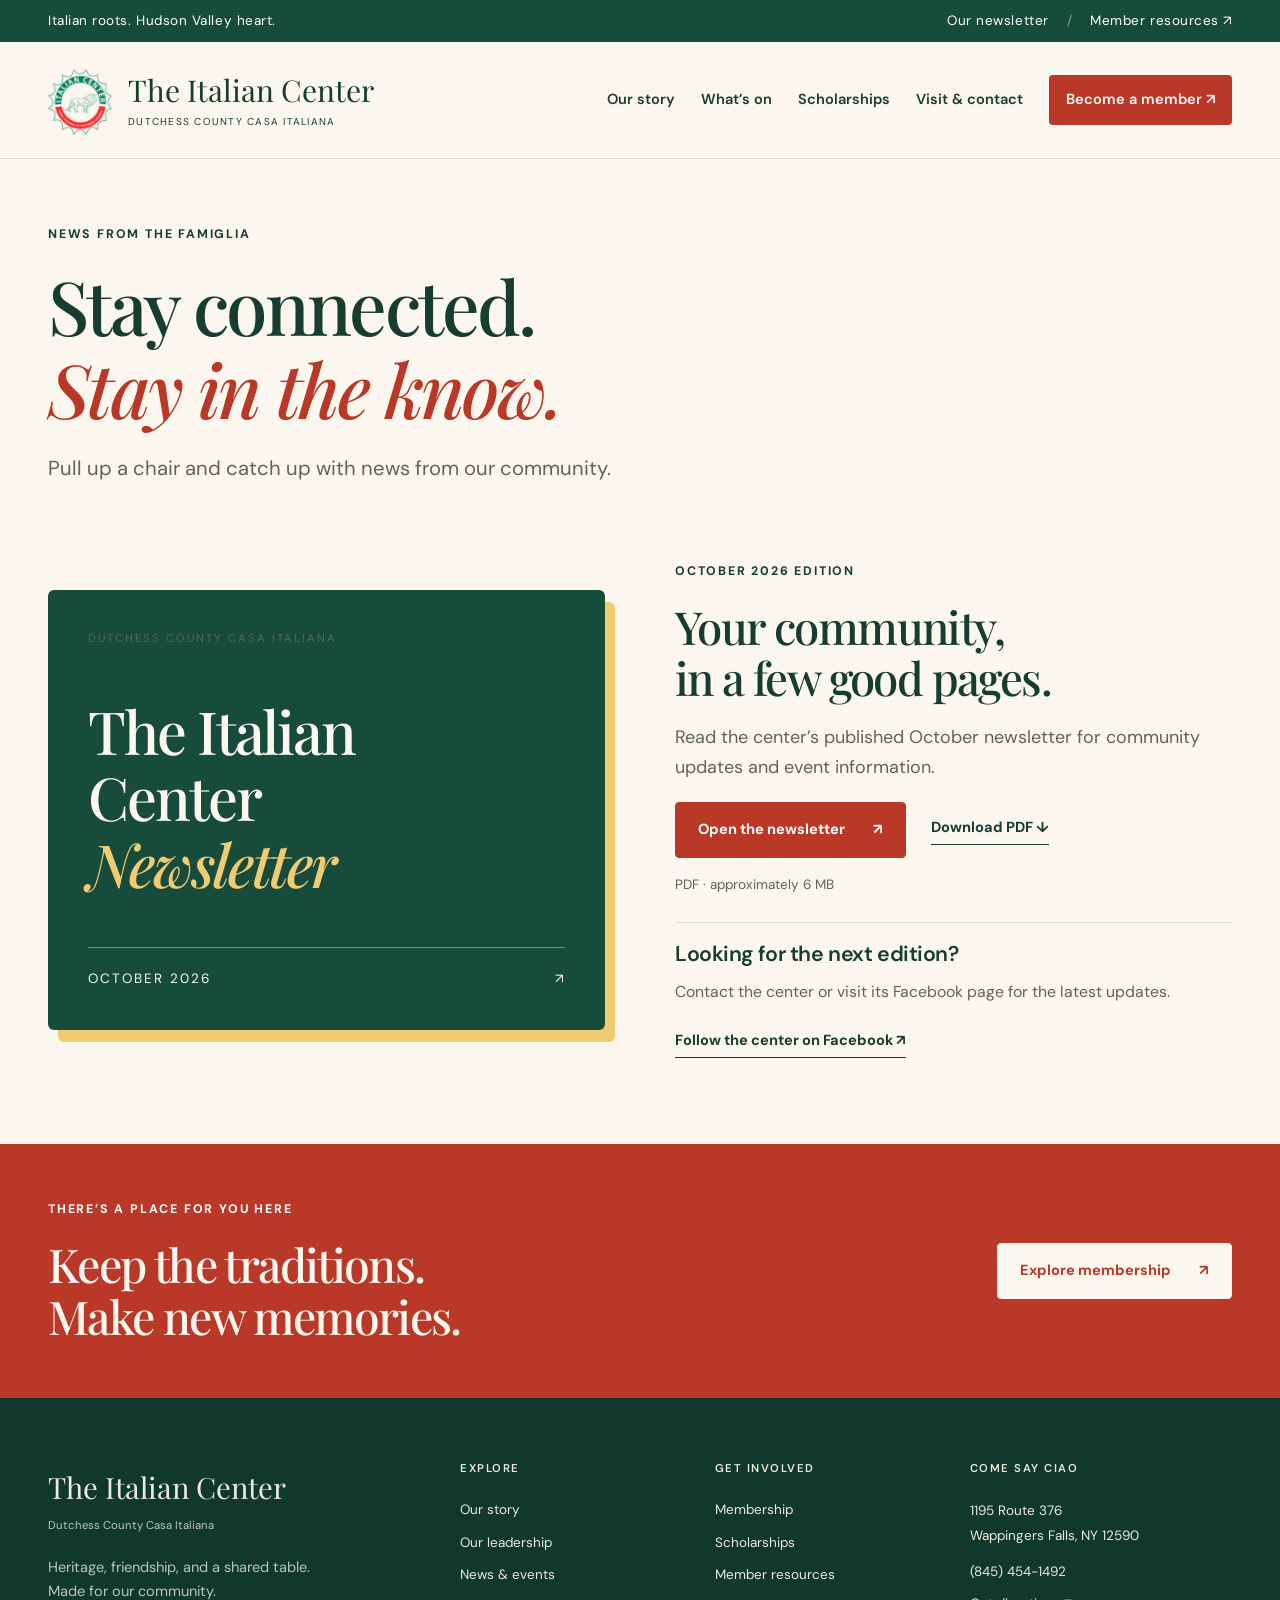
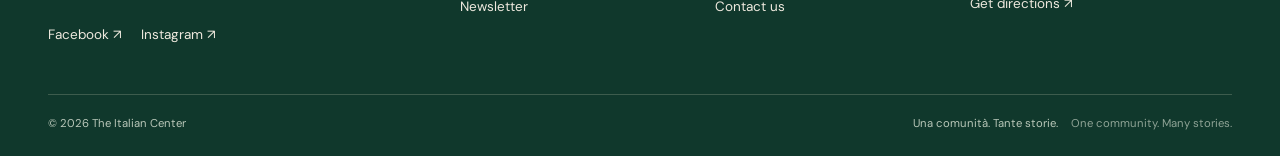
<file: newsletter.html>
<!doctype html>
<html lang="en"><head><meta charset="utf-8"><meta name="viewport" content="width=device-width, initial-scale=1"><title>Our newsletter | The Italian Center</title><meta name="description" content="Read and download the October 2026 Italian Center newsletter."><meta name="theme-color" content="#174c3c"><link rel="apple-touch-icon" sizes="180x180" href="apple-touch-icon.png">
<link rel="icon" type="image/png" sizes="32x32" href="favicon-32x32.png">
<link rel="icon" type="image/png" sizes="16x16" href="favicon-16x16.png">
<link rel="manifest" href="site.webmanifest"><link rel="stylesheet" href="assets/site.css"><script src="assets/site.js" defer></script></head>
<body><a class="skip" href="#main">Skip to content</a>
<div class="topbar"><div class="wrap"><span>Italian roots. Hudson Valley heart.</span><div><a class="" href="newsletter.html">Our newsletter</a><span class="divider">/</span><a class="" href="memberportal.html">Member resources ↗</a></div></div></div>
<header class="header"><div class="wrap navrow"><a class="brand" href="index.html"><img src="assets/logo.jpg" alt="" width="49" height="53"><span>The Italian Center<small>DUTCHESS COUNTY CASA ITALIANA</small></span></a><button class="menu-toggle" aria-expanded="false" aria-controls="navigation">Menu <span aria-hidden="true">☰</span></button><nav id="navigation" aria-label="Main navigation"><a href="about.html">Our story</a><a href="events.html">What’s on</a><a href="scholarship.html">Scholarships</a><a href="contact.html">Visit & contact</a><a class="navjoin" href="membership.html">Become a member <span aria-hidden="true">↗</span></a></nav></div></header>
<main id="main"><section class="pageintro wrap"><p class="eyebrow">News from the famiglia</p><h1>Stay connected.<br><em>Stay in the know.</em></h1><p class="lead">Pull up a chair and catch up with news from our community.</p></section><section class="section wrap split topzero"><div class="newslettercover"><p>DUTCHESS COUNTY CASA ITALIANA</p><h2>The Italian<br>Center<br><em>Newsletter</em></h2><div>OCTOBER 2026 <span>↗</span></div></div><div><p class="eyebrow">October 2026 edition</p><h2>Your community,<br>in a few good pages.</h2><p>Read the center’s published October newsletter for community updates and event information.</p><div class="actions"><a class="button" href="assets/newsletter-october-2026.pdf">Open the newsletter <span aria-hidden="true">↗</span></a><a class="textlink downloadlink" href="assets/newsletter-october-2026.pdf">Download PDF ↓</a></div><p class="note">PDF · approximately 6 MB</p><div class="activity"><h3>Looking for the next edition?</h3><p>Contact the center or visit its Facebook page for the latest updates.</p><a class="textlink" href="https://www.facebook.com/ItalianCenterNY/">Follow the center on Facebook ↗</a></div></div></section></main>
<section class="joinband"><div class="wrap"><div><p class="eyebrow">There’s a place for you here</p><h2>Keep the traditions.<br>Make new memories.</h2></div><a class="button" href="membership.html">Explore membership <span aria-hidden="true">↗</span></a></div></section>
<footer><div class="wrap footergrid"><div><a class="footerbrand" href="index.html">The Italian Center<span>Dutchess County Casa Italiana</span></a><p>Heritage, friendship, and a shared table.<br>Made for our community.</p><div class="social"><a class="" href="https://www.facebook.com/ItalianCenterNY/">Facebook ↗</a><a class="" href="https://www.instagram.com/explore/locations/1030788309/italian-center/">Instagram ↗</a></div></div><div><h3>Explore</h3><a class="" href="about.html">Our story</a><a class="" href="leadership.html">Our leadership</a><a class="" href="events.html">News & events</a><a class="" href="newsletter.html">Newsletter</a></div><div><h3>Get involved</h3><a class="" href="membership.html">Membership</a><a class="" href="scholarship.html">Scholarships</a><a class="" href="memberportal.html">Member resources</a><a class="" href="contact.html">Contact us</a></div><div><h3>Come say ciao</h3><address>1195 Route 376<br>Wappingers Falls, NY 12590</address><a class="" href="tel:+18454541492">(845) 454-1492</a><a class="" href="https://www.google.com/maps/search/?api=1&query=Italian+Center+1195+Route+376+Wappingers+Falls+NY">Get directions ↗</a></div></div><div class="wrap copyright"><span>© <span data-year>2026</span> The Italian Center</span><span>Una comunità. Tante storie. <i>One community. Many stories.</i></span></div></footer></body></html>
</file>
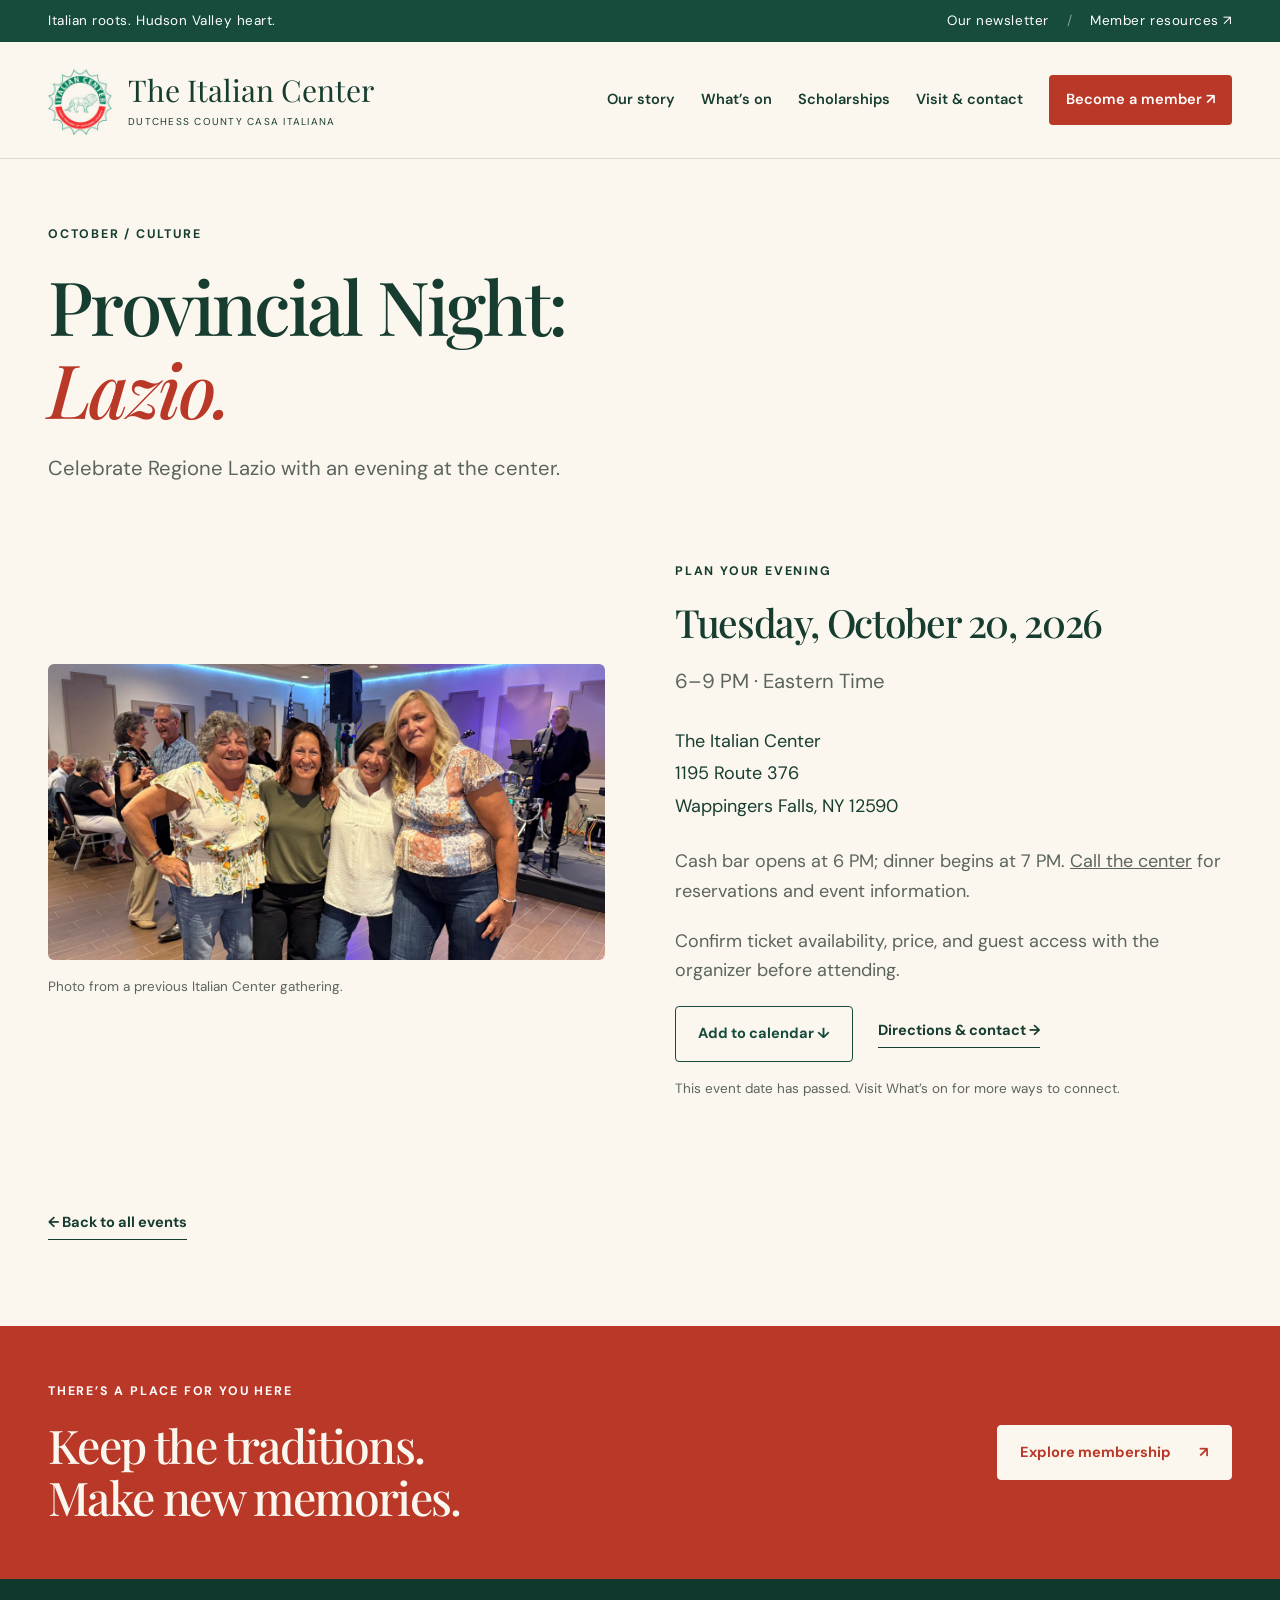
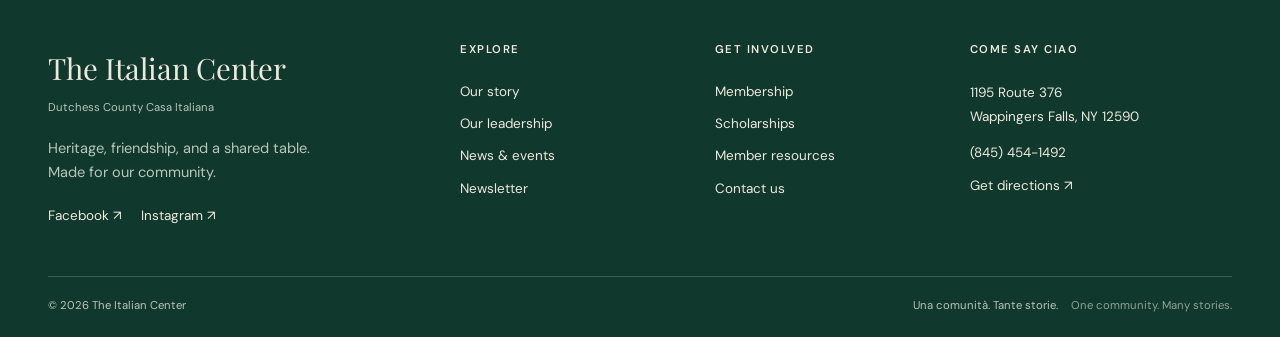
<file: provincial-night.html>
<!doctype html>
<html lang="en"><head><meta charset="utf-8"><meta name="viewport" content="width=device-width, initial-scale=1"><title>Provincial Night: Lazio. | The Italian Center</title><meta name="description" content="Provincial Night: Lazio. at The Italian Center on Tuesday, October 20, 2026."><meta name="theme-color" content="#174c3c"><link rel="apple-touch-icon" sizes="180x180" href="apple-touch-icon.png">
<link rel="icon" type="image/png" sizes="32x32" href="favicon-32x32.png">
<link rel="icon" type="image/png" sizes="16x16" href="favicon-16x16.png">
<link rel="manifest" href="site.webmanifest"><link rel="stylesheet" href="assets/site.css"><script src="assets/site.js" defer></script></head>
<body><a class="skip" href="#main">Skip to content</a>
<div class="topbar"><div class="wrap"><span>Italian roots. Hudson Valley heart.</span><div><a class="" href="newsletter.html">Our newsletter</a><span class="divider">/</span><a class="" href="memberportal.html">Member resources ↗</a></div></div></div>
<header class="header"><div class="wrap navrow"><a class="brand" href="index.html"><img src="assets/logo.jpg" alt="" width="49" height="53"><span>The Italian Center<small>DUTCHESS COUNTY CASA ITALIANA</small></span></a><button class="menu-toggle" aria-expanded="false" aria-controls="navigation">Menu <span aria-hidden="true">☰</span></button><nav id="navigation" aria-label="Main navigation"><a href="about.html">Our story</a><a href="events.html">What’s on</a><a href="scholarship.html">Scholarships</a><a href="contact.html">Visit & contact</a><a class="navjoin" href="membership.html">Become a member <span aria-hidden="true">↗</span></a></nav></div></header>
<main id="main"><section class="pageintro wrap"><p class="eyebrow">October / Culture</p><h1>Provincial Night:<br><em>Lazio.</em></h1><p class="lead">Celebrate Regione Lazio with an evening at the center.</p></section><section class="section wrap split topzero"><div><img class="rounded" src="assets/community.jpg" alt="Friends at a previous center gathering" loading="lazy" decoding="async"><p class="note">Photo from a previous Italian Center gathering.</p></div><div class="eventdetails"><p class="eyebrow">Plan your evening</p><h2>Tuesday, October 20, 2026</h2><p class="lead">6–9 PM · Eastern Time</p><address>The Italian Center<br>1195 Route 376<br>Wappingers Falls, NY 12590</address><p>Cash bar opens at 6 PM; dinner begins at 7 PM. <a href="tel:+18454541492">Call the center</a> for reservations and event information.</p><p>Confirm ticket availability, price, and guest access with the organizer before attending.</p><div class="actions"><a class="button secondary" href="assets/provincial-night.ics">Add to calendar ↓</a><a class="textlink" href="contact.html">Directions & contact →</a></div><p class="note" data-past-event="2026-10-20" hidden>This event date has passed. Visit What’s on for more ways to connect.</p></div></section><section class="wrap section topzero"><a class="textlink" href="events.html">← Back to all events</a></section></main>
<section class="joinband"><div class="wrap"><div><p class="eyebrow">There’s a place for you here</p><h2>Keep the traditions.<br>Make new memories.</h2></div><a class="button" href="membership.html">Explore membership <span aria-hidden="true">↗</span></a></div></section>
<footer><div class="wrap footergrid"><div><a class="footerbrand" href="index.html">The Italian Center<span>Dutchess County Casa Italiana</span></a><p>Heritage, friendship, and a shared table.<br>Made for our community.</p><div class="social"><a class="" href="https://www.facebook.com/ItalianCenterNY/">Facebook ↗</a><a class="" href="https://www.instagram.com/explore/locations/1030788309/italian-center/">Instagram ↗</a></div></div><div><h3>Explore</h3><a class="" href="about.html">Our story</a><a class="" href="leadership.html">Our leadership</a><a class="" href="events.html">News & events</a><a class="" href="newsletter.html">Newsletter</a></div><div><h3>Get involved</h3><a class="" href="membership.html">Membership</a><a class="" href="scholarship.html">Scholarships</a><a class="" href="memberportal.html">Member resources</a><a class="" href="contact.html">Contact us</a></div><div><h3>Come say ciao</h3><address>1195 Route 376<br>Wappingers Falls, NY 12590</address><a class="" href="tel:+18454541492">(845) 454-1492</a><a class="" href="https://www.google.com/maps/search/?api=1&query=Italian+Center+1195+Route+376+Wappingers+Falls+NY">Get directions ↗</a></div></div><div class="wrap copyright"><span>© <span data-year>2026</span> The Italian Center</span><span>Una comunità. Tante storie. <i>One community. Many stories.</i></span></div></footer></body></html>
</file>
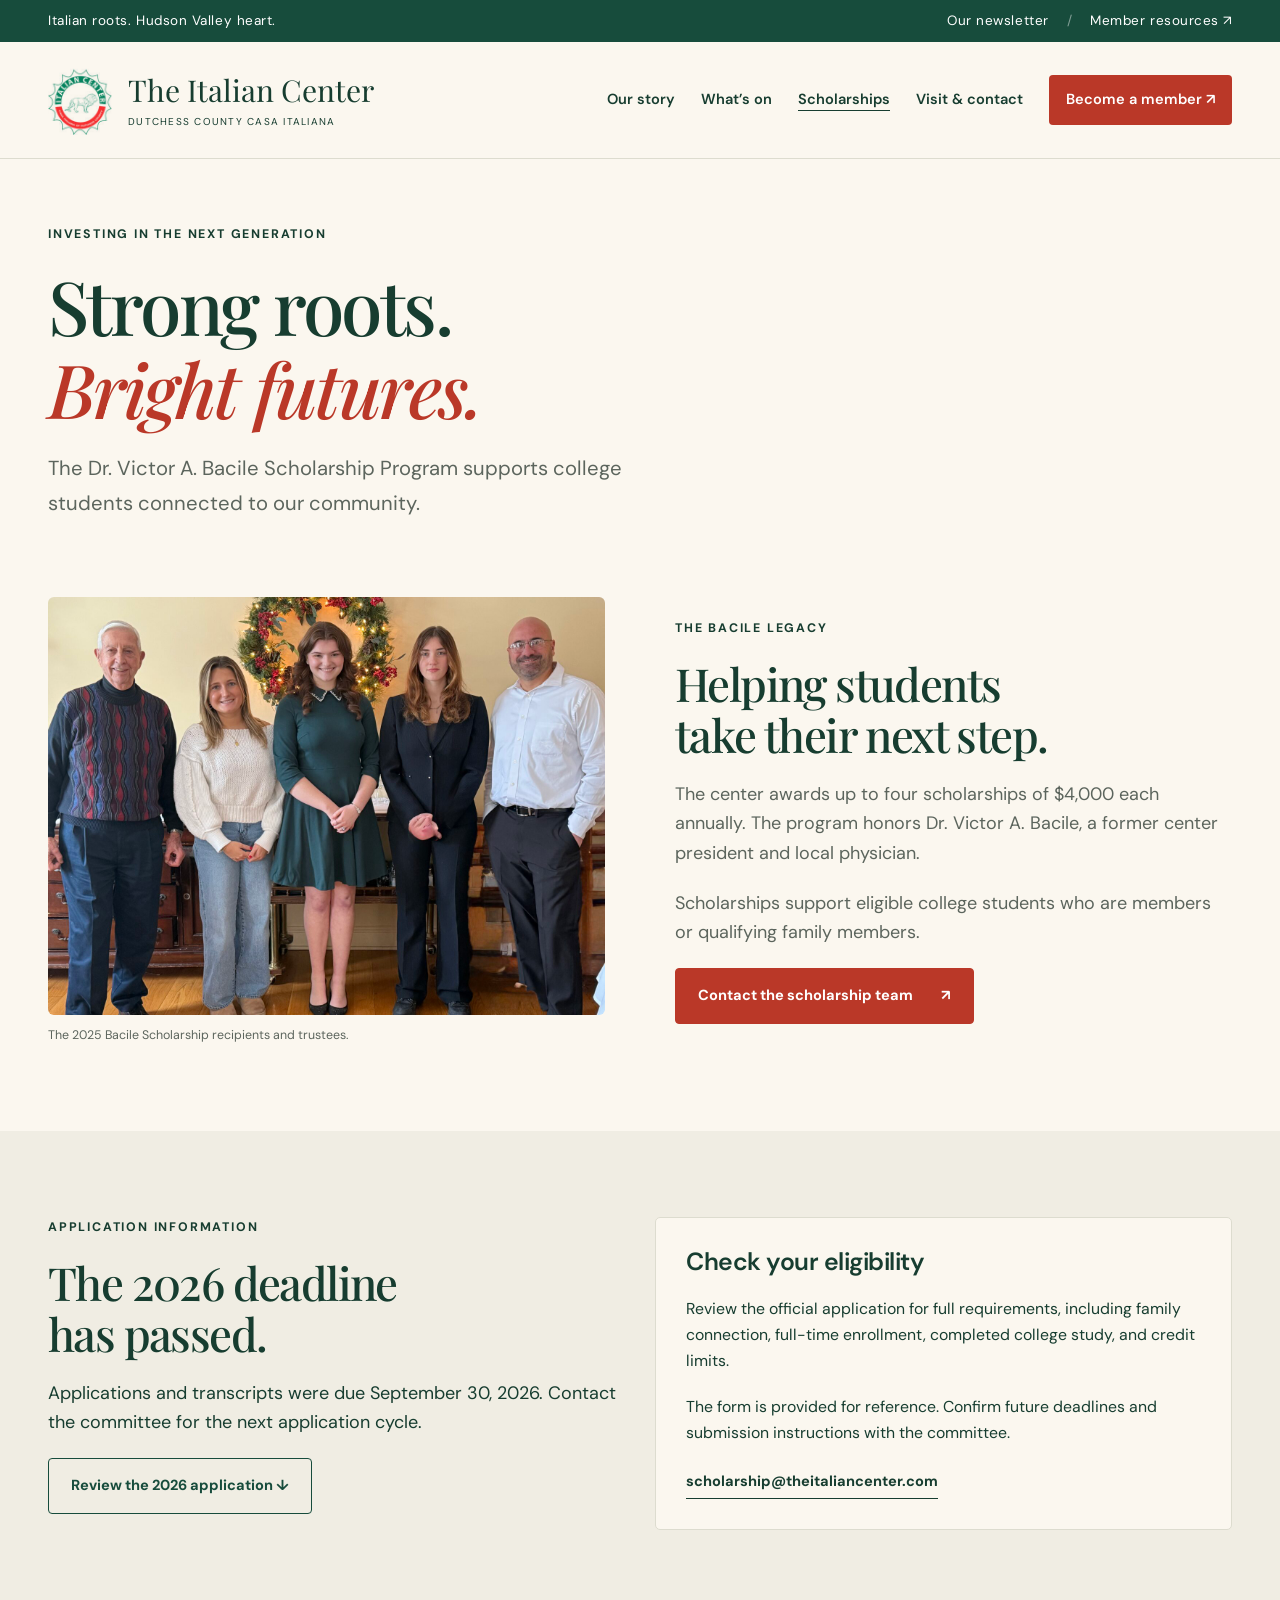
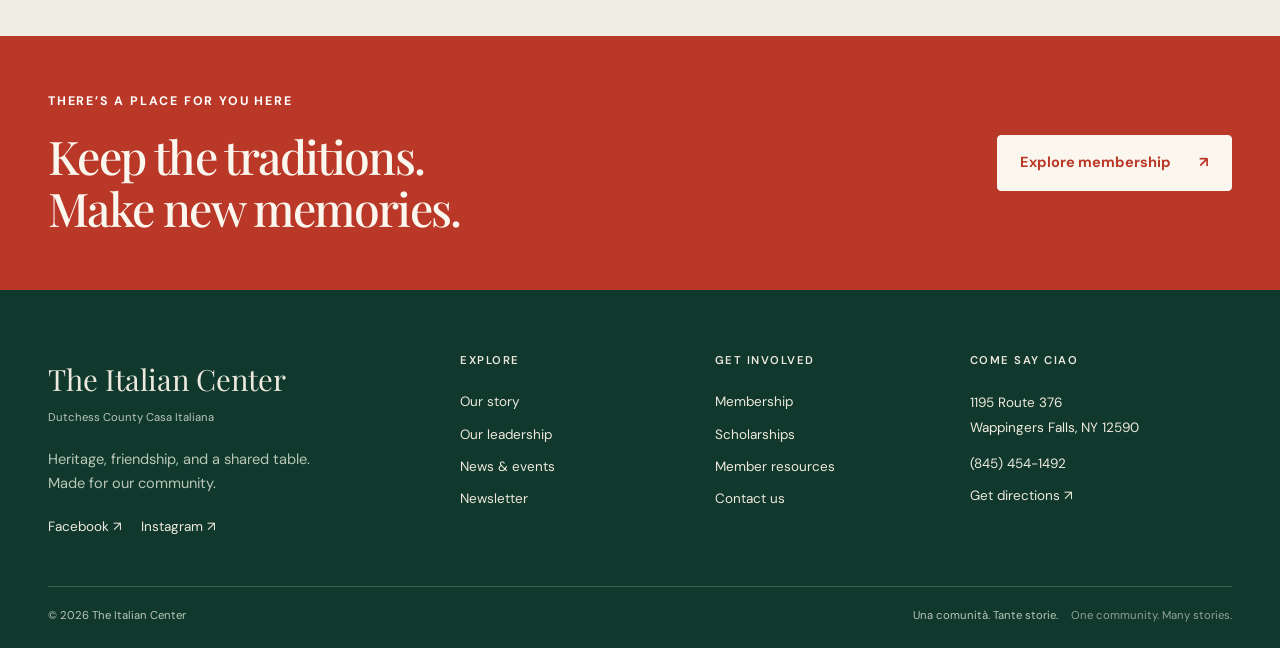
<file: scholarship.html>
<!doctype html>
<html lang="en"><head><meta charset="utf-8"><meta name="viewport" content="width=device-width, initial-scale=1"><title>Bacile scholarships | The Italian Center</title><meta name="description" content="Learn about the Dr. Victor A. Bacile Scholarship Program and contact the scholarship committee."><meta name="theme-color" content="#174c3c"><link rel="apple-touch-icon" sizes="180x180" href="apple-touch-icon.png">
<link rel="icon" type="image/png" sizes="32x32" href="favicon-32x32.png">
<link rel="icon" type="image/png" sizes="16x16" href="favicon-16x16.png">
<link rel="manifest" href="site.webmanifest"><link rel="stylesheet" href="assets/site.css"><script src="assets/site.js" defer></script></head>
<body><a class="skip" href="#main">Skip to content</a>
<div class="topbar"><div class="wrap"><span>Italian roots. Hudson Valley heart.</span><div><a class="" href="newsletter.html">Our newsletter</a><span class="divider">/</span><a class="" href="memberportal.html">Member resources ↗</a></div></div></div>
<header class="header"><div class="wrap navrow"><a class="brand" href="index.html"><img src="assets/logo.jpg" alt="" width="49" height="53"><span>The Italian Center<small>DUTCHESS COUNTY CASA ITALIANA</small></span></a><button class="menu-toggle" aria-expanded="false" aria-controls="navigation">Menu <span aria-hidden="true">☰</span></button><nav id="navigation" aria-label="Main navigation"><a href="about.html">Our story</a><a href="events.html">What’s on</a><a href="scholarship.html" aria-current="page">Scholarships</a><a href="contact.html">Visit & contact</a><a class="navjoin" href="membership.html">Become a member <span aria-hidden="true">↗</span></a></nav></div></header>
<main id="main"><section class="pageintro wrap"><p class="eyebrow">Investing in the next generation</p><h1>Strong roots.<br><em>Bright futures.</em></h1><p class="lead">The Dr. Victor A. Bacile Scholarship Program supports college students connected to our community.</p></section><section class="section wrap split topzero"><figure><img class="rounded" src="assets/scholars.jpg" alt="The 2025 Bacile Scholarship recipients with trustees" loading="lazy" decoding="async"><figcaption>The 2025 Bacile Scholarship recipients and trustees.</figcaption></figure><div><p class="eyebrow">The Bacile legacy</p><h2>Helping students<br>take their next step.</h2><p>The center awards up to four scholarships of $4,000 each annually. The program honors Dr. Victor A. Bacile, a former center president and local physician.</p><p>Scholarships support eligible college students who are members or qualifying family members.</p><a class="button" href="mailto:scholarship@theitaliancenter.com">Contact the scholarship team <span aria-hidden="true">↗</span></a></div></section><section class="soft section"><div class="wrap twocol"><div><p class="eyebrow">Application information</p><h2>The 2026 deadline<br>has passed.</h2><p>Applications and transcripts were due September 30, 2026. Contact the committee for the next application cycle.</p><a class="button secondary" href="assets/scholarship-2026.pdf">Review the 2026 application ↓</a></div><div class="panel"><h3>Check your eligibility</h3><p>Review the official application for full requirements, including family connection, full-time enrollment, completed college study, and credit limits.</p><p>The form is provided for reference. Confirm future deadlines and submission instructions with the committee.</p><a class="textlink" href="mailto:scholarship@theitaliancenter.com">scholarship@theitaliancenter.com</a></div></div></section></main>
<section class="joinband"><div class="wrap"><div><p class="eyebrow">There’s a place for you here</p><h2>Keep the traditions.<br>Make new memories.</h2></div><a class="button" href="membership.html">Explore membership <span aria-hidden="true">↗</span></a></div></section>
<footer><div class="wrap footergrid"><div><a class="footerbrand" href="index.html">The Italian Center<span>Dutchess County Casa Italiana</span></a><p>Heritage, friendship, and a shared table.<br>Made for our community.</p><div class="social"><a class="" href="https://www.facebook.com/ItalianCenterNY/">Facebook ↗</a><a class="" href="https://www.instagram.com/explore/locations/1030788309/italian-center/">Instagram ↗</a></div></div><div><h3>Explore</h3><a class="" href="about.html">Our story</a><a class="" href="leadership.html">Our leadership</a><a class="" href="events.html">News & events</a><a class="" href="newsletter.html">Newsletter</a></div><div><h3>Get involved</h3><a class="" href="membership.html">Membership</a><a class="" href="scholarship.html">Scholarships</a><a class="" href="memberportal.html">Member resources</a><a class="" href="contact.html">Contact us</a></div><div><h3>Come say ciao</h3><address>1195 Route 376<br>Wappingers Falls, NY 12590</address><a class="" href="tel:+18454541492">(845) 454-1492</a><a class="" href="https://www.google.com/maps/search/?api=1&query=Italian+Center+1195+Route+376+Wappingers+Falls+NY">Get directions ↗</a></div></div><div class="wrap copyright"><span>© <span data-year>2026</span> The Italian Center</span><span>Una comunità. Tante storie. <i>One community. Many stories.</i></span></div></footer></body></html>
</file>
<file: assets/site.css>
@import url('https://fonts.googleapis.com/css2?family=DM+Sans:wght@400;500;600;700&family=Playfair+Display:ital,wght@0,500;0,600;0,700;1,500;1,600&display=swap');
:root{--cream:#fbf7ef;--ink:#173d30;--green:#174c3c;--red:#ba3828;--gold:#f1cb71;--muted:#5c655d;--line:#dddccf;--soft:#f0ede3}*{box-sizing:border-box}html{scroll-behavior:smooth;scroll-padding-top:100px}body{margin:0;background:var(--cream);color:var(--ink);font-family:'DM Sans',Arial,sans-serif;font-size:18px;line-height:1.65}a{color:inherit;text-decoration:none}a:hover{color:var(--red)}a:focus-visible,button:focus-visible,input:focus-visible{outline:3px solid var(--red);outline-offset:5px}img{display:block;width:100%;height:auto}button,input{font:inherit}button,a{touch-action:manipulation}button{cursor:pointer}[hidden]{display:none!important}.wrap{width:min(1240px,calc(100% - 96px));margin-inline:auto}.skip{position:fixed;top:-100px;left:12px;background:white;padding:12px;z-index:100}.skip:focus{top:10px}.topbar{background:var(--green);color:#fff;font-size:13.5px;letter-spacing:.04em}.topbar .wrap{display:flex;justify-content:space-between;align-items:center;padding-block:9px}.topbar a:hover{color:var(--gold)}.topbar .divider{margin:0 18px;opacity:.45}.header{border-bottom:1px solid var(--line);background:var(--cream);position:sticky;top:0;z-index:20}.navrow{display:flex;align-items:center;justify-content:space-between;min-height:98px;gap:20px}.brand{display:flex;align-items:center;gap:12px;flex-shrink:0}.brand img{width:44px;height:48px;object-fit:contain;mix-blend-mode:multiply}.brand>span{font-family:'Playfair Display',Georgia,serif;font-size:25.9px;line-height:1.2}.brand small{font-family:'DM Sans',Arial,sans-serif;font-size:9px;letter-spacing:1.5px;display:block;margin-top:7px}nav{display:flex;align-items:center;gap:26px;font-size:14.6px;font-weight:600}nav [aria-current]{text-decoration:underline;text-underline-offset:6px}.navjoin{background:var(--red);color:white;padding:13px 17px;border-radius:4px}.navjoin:hover{background:#952a1e;color:white}.menu-toggle{display:none}h1,h2,h3{margin:0 0 20px;line-height:1.12;letter-spacing:-.035em}h1,h2{font-family:'Playfair Display',Georgia,serif;font-weight:500}h1{font-size:clamp(51.84px,6.05vw,85.32px)}h2{font-size:clamp(36.72px,3.56vw,51.84px)}h3{font-size:24.8px;font-weight:600;letter-spacing:-.02em}p{margin:0 0 20px}em{font-weight:inherit;color:var(--red)}.eyebrow{font-family:'DM Sans',Arial,sans-serif;font-size:12.4px;font-weight:700;letter-spacing:1.8px;text-transform:uppercase;margin-bottom:19px}.lead{font-size:20.3px;line-height:1.75;color:var(--muted);max-width:610px}.dot{display:inline-block;width:7px;height:7px;border-radius:50%;background:var(--red);margin-right:9px}.button{display:inline-flex;gap:28px;align-items:center;justify-content:space-between;background:var(--red);color:white;padding:16px 22px;border:1px solid var(--red);border-radius:4px;font-size:14.6px;font-weight:700;line-height:1.5}.button:hover{background:#952a1e;border-color:#952a1e;color:white}.button.secondary{background:transparent;border-color:var(--green);color:var(--green)}.button.secondary:hover{background:var(--green);color:white}.textlink{font-size:14.6px;font-weight:700;border-bottom:1px solid currentColor;padding-bottom:4px;display:inline-block}.actions{display:flex;align-items:center;gap:25px;flex-wrap:wrap}.hero{display:grid;grid-template-columns:1fr 1.02fr;gap:55px;padding-block:58px 62px;align-items:center}.herocopy h1{margin-bottom:25px}.herocopy .lead{max-width:440px}.hero .actions{margin-top:30px}.heritage{display:flex;gap:18px;margin-top:40px;padding-top:22px;border-top:1px solid var(--line);max-width:410px;align-items:center}.heritage strong{font-family:'Playfair Display',Georgia,serif;font-size:27px;white-space:nowrap}.heritage span{font-size:12.4px;color:var(--muted);line-height:1.7}.heroimage{height:505px;position:relative}.heroimage img{height:100%;object-fit:cover;object-position:51% center;border-radius:140px 6px 6px 6px}.photocaption{position:absolute;bottom:22px;left:22px;right:22px;background:var(--cream);padding:16px 21px;border-radius:4px}.photocaption span{display:block;font-size:10.1px;letter-spacing:1.7px;margin-bottom:3px}.photocaption strong{font-family:'Playfair Display',Georgia,serif;font-size:27px;font-weight:500}.ciao{position:absolute;right:-20px;top:22px;width:102px;height:102px;border-radius:50%;background:var(--gold);border:1px dashed var(--ink);outline:7px solid var(--gold);display:grid;place-items:center;font-family:'Playfair Display',Georgia,serif;font-style:italic;font-size:32.4px;transform:rotate(12deg)}.ribbon{background:var(--green);color:var(--cream);display:flex;justify-content:center;align-items:center;gap:40px;padding:24px;overflow:hidden;font-size:12.4px;font-weight:600;letter-spacing:2px;white-space:nowrap}.ribbon b{color:var(--gold);font-size:21.4px}.section{padding-block:86px}.topzero{padding-top:0}.sectionhead{display:flex;justify-content:space-between;align-items:end;gap:30px;margin-bottom:36px}.sectionhead h2{margin-bottom:0}.sectionhead p:not(.eyebrow){font-size:15.8px;color:var(--muted);margin:0}.homeevents{display:grid;grid-template-columns:.8fr 1.2fr;gap:48px;align-items:start}.eventphoto{position:relative;height:335px}.eventphoto img{height:100%;object-fit:cover;border-radius:6px}.eventphoto>span{position:absolute;bottom:18px;left:18px;background:var(--gold);padding:9px 14px;font-size:13.5px}.eventrow{display:grid;grid-template-columns:70px 1fr auto;gap:24px;border-top:1px solid var(--line);padding:25px 0;align-items:start}.eventrow h3{font-family:'Playfair Display',Georgia,serif;font-size:28.1px;margin-bottom:10px}.eventrow p:not(.eyebrow){font-size:14.6px;color:var(--muted);margin:0}.eventrow .eyebrow{font-size:10.1px;margin:2px 0 10px;letter-spacing:1.3px}.eventrow>.textlink{margin-top:25px;white-space:nowrap}.date{background:var(--soft);text-align:center;padding:7px 0 9px;border-radius:5px}.date span{font-size:11.3px;letter-spacing:2px;display:block}.date strong{font-family:'Playfair Display',Georgia,serif;font-size:35.6px;line-height:1.15;display:block;font-weight:500}.note{font-size:13.5px;color:var(--muted);line-height:1.7;margin-top:16px}.note a{text-decoration:underline}.soft{background:var(--soft)}.experiences{display:grid;grid-template-columns:repeat(3,1fr);gap:26px}.experience{background:var(--cream);border-radius:5px;overflow:hidden;transition:transform .2s}.experience:hover{transform:translateY(-5px);color:var(--ink)}.experience img{aspect-ratio:1.35;object-fit:cover}.experience>div{padding:28px}.experience h3{font-family:'Playfair Display',Georgia,serif;font-size:32.6px}.experience p{font-size:15.8px;color:var(--muted)}.split{display:grid;grid-template-columns:1fr 1fr;gap:70px;align-items:center}.split p:not(.eyebrow):not(.note){color:var(--muted)}.photo-frame{position:relative;padding:0 24px 24px 0}.photo-frame:before{content:'';position:absolute;inset:24px 0 0 24px;background:var(--green);border-radius:6px;z-index:-1}.photo-frame img{aspect-ratio:1.25;object-fit:cover;border-radius:6px}.photo-label{position:absolute;bottom:40px;left:20px;background:var(--cream);padding:7px 15px;font-size:12.4px}.newsletter-strip{display:flex;justify-content:space-between;align-items:center;gap:25px;border-block:1px solid var(--line);padding:38px 0;margin-bottom:80px}.newsletter-strip h2{font-size:34.6px;margin-bottom:10px}.newsletter-strip p{margin-bottom:0}.newsletter-strip .eyebrow{margin-bottom:12px}.joinband{background:var(--red);color:var(--cream);padding:55px 0}.joinband .wrap{display:flex;align-items:center;justify-content:space-between;gap:30px}.joinband h2{margin:0;font-size:46.4px}.joinband .eyebrow{color:#fff}.joinband .button{background:var(--cream);color:var(--red);border-color:var(--cream)}.joinband .button:hover{background:var(--gold);border-color:var(--gold)}footer{background:#10382c;color:#eee9de;padding:65px 0 22px}.footergrid{display:grid;grid-template-columns:1.4fr .8fr .8fr 1fr;gap:45px}.footerbrand{font-family:'Playfair Display',Georgia,serif;font-size:29.3px}.footerbrand span{display:block;font-family:'DM Sans',Arial,sans-serif;font-size:11.3px;margin-top:6px;color:#b9c7b9}.footergrid p{font-size:14.6px;color:#b9c7b9;margin-top:20px}.footergrid h3{font-size:11.3px;letter-spacing:1.5px;text-transform:uppercase;margin-bottom:24px}.footergrid>div>a:not(.footerbrand){display:block;font-size:13.5px;margin-bottom:10px}.footergrid a:hover{color:var(--gold)}address{font-style:normal;line-height:1.8}.footergrid address{font-size:13.5px;margin-bottom:13px}.social{display:flex;gap:20px;font-size:13.5px}.copyright{border-top:1px solid #3d5c4d;margin-top:48px;padding-top:20px;display:flex;justify-content:space-between;gap:20px;color:#b9c7b9;font-size:11.3px}.copyright i{margin-left:10px;font-style:normal;opacity:.75}.pageintro{padding-block:65px 55px}.pageintro h1{font-size:clamp(51.84px,5.83vw,79.92px)}.rounded{border-radius:6px}.split .rounded{max-height:450px;object-fit:cover}figure{margin:0}figcaption{font-size:12.4px;color:var(--muted);margin-top:10px}.timeline{display:grid;grid-template-columns:repeat(4,1fr);gap:28px;margin-top:45px}.timeline article{border-top:2px solid var(--red);padding-top:20px}.timeline strong{font-size:40px;font-family:'Playfair Display',Georgia,serif;font-weight:500;display:block;margin-bottom:18px}.timeline p{font-size:15.8px}.timeline h3{font-size:20.3px}.twocol{display:grid;grid-template-columns:1fr 1fr;gap:30px}.panel{background:var(--cream);padding:30px;border:1px solid var(--line);border-radius:5px;margin-bottom:20px}.panel p{font-size:15.8px}.panel p:last-child{margin-bottom:0}.price{display:flex;gap:20px;align-items:center;border-block:1px solid var(--line);padding:20px 0;margin:25px 0}.price strong{font-family:'Playfair Display',Georgia,serif;font-size:54px;line-height:1.2;font-weight:500}.price span{font-size:13.5px;color:var(--muted)}.steps{counter-reset:step;list-style:none;display:grid;grid-template-columns:repeat(3,1fr);gap:35px;padding:0;margin:35px 0}.steps li:before{counter-increment:step;content:'0' counter(step);display:block;color:var(--red);font-size:43.2px;font-family:'Playfair Display',Georgia,serif;margin-bottom:15px}.steps p{font-size:15.8px}.callout{background:var(--soft);padding:30px;border-left:3px solid var(--green);border-radius:0 6px 6px 0;margin-top:35px}.callout p{font-size:15.8px}.filters{display:flex;align-items:end;justify-content:space-between;gap:20px;margin:30px 0}.filters label{font-size:13.5px;font-weight:600}.filters input{display:block;width:330px;max-width:100%;padding:12px 16px;margin-top:8px;border:1px solid #a7b0a5;border-radius:4px;background:#fff}.filters fieldset{border:0;padding:0;margin:0;display:flex;gap:8px}.filters legend{font-size:12.4px;margin-bottom:8px}.filters button{background:transparent;border:1px solid var(--line);padding:10px 16px;border-radius:30px;font-size:13.5px;color:var(--ink)}.filters button[aria-pressed=true]{background:var(--green);color:white;border-color:var(--green)}.activity{border-top:1px solid var(--line);padding-top:20px;margin-top:25px}.activity h3{font-size:21.4px;margin-bottom:12px}.activity p{font-size:15.8px}.officers{display:grid;grid-template-columns:repeat(5,1fr);gap:18px;margin:35px 0 55px}.officers article{border-top:1px solid var(--line);padding-top:22px}.officers .eyebrow{font-size:10.1px;letter-spacing:1px;margin-bottom:10px}.officers h3{font-family:'Playfair Display',Georgia,serif;font-size:25.9px}.initial{width:60px;height:60px;border-radius:50%;background:var(--soft);display:grid;place-items:center;font-family:'Playfair Display',Georgia,serif;font-size:27px;margin-bottom:22px}.boardnames{font-size:21.4px}.boardnames span{color:var(--red);margin:0 15px}.directory{display:grid;grid-template-columns:1fr 1fr;gap:0 60px}.directory>div{border-bottom:1px solid #d4d7ca;padding:17px 0;display:flex;justify-content:space-between;gap:20px}.directory dt{font-weight:600;font-size:15.8px}.directory dd{margin:0;font-size:15.8px}.newslettercover{background:var(--green);color:var(--cream);padding:40px;border-radius:6px;min-height:440px;display:flex;flex-direction:column;justify-content:space-between;box-shadow:10px 12px 0 var(--gold)}.newslettercover>p{font-size:11.3px;letter-spacing:2px}.newslettercover h2{font-size:59.4px}.newslettercover em{color:var(--gold)}.newslettercover>div{border-top:1px solid #758d7d;padding-top:20px;font-size:13.5px;letter-spacing:2px;display:flex;justify-content:space-between}.portalbox{display:grid;grid-template-columns:1.15fr .85fr;gap:50px;padding:40px;background:var(--soft);border-radius:6px;align-items:center}.portalbox img{height:330px;object-fit:cover}.resourcegrid{display:grid;grid-template-columns:repeat(3,1fr);gap:25px;margin-top:35px}.resourcegrid>a{padding:25px;border:1px solid var(--line);border-radius:5px}.resourcegrid>a>span{font-family:'Playfair Display',Georgia,serif;font-size:32.4px;color:var(--red);display:block;margin-bottom:20px}.resourcegrid p{font-size:15.8px;color:var(--muted)}.contactlocation{margin-top:30px}.contactlocation h2{font-size:32.4px}.contactlocation address{font-size:20.3px}.contacts{align-self:start}.contacts article{border-bottom:1px solid var(--line);padding:20px 0}.contacts article:first-child{padding-top:0}.contacts h2{font-size:37.8px}.contacts h3{font-size:20.3px;overflow-wrap:anywhere;letter-spacing:-.015em}.contacts .eyebrow{margin-bottom:12px}.contacts p{font-size:14.6px}.contacts .panel{margin-top:30px;background:var(--soft)}.eventdetails a:not(.button):not(.textlink){text-decoration:underline}.eventdetails address{margin:25px 0}.eventdetails h2{font-size:38.9px}
@media(min-width:1500px){.hero{padding-block:75px}.heroimage{height:570px}}@media(max-width:1150px){.wrap{width:calc(100% - 60px)}nav{gap:16px;font-size:13.5px}.brand>span{font-size:22.5px}.brand img{width:37px}.hero{gap:35px}.heroimage{height:460px}.hero .actions{gap:15px}.hero .button{padding:14px 16px}.hero .textlink{font-size:13.5px}.ribbon{gap:24px;font-size:10.1px}.split{gap:40px}.homeevents{gap:30px}.eventrow{gap:17px}.eventrow>.textlink{display:none}.eventrow{grid-template-columns:65px 1fr}.experiences{gap:20px}.experience>div{padding:22px}.experience h3{font-size:28.1px}.footergrid{gap:30px}.officers{grid-template-columns:repeat(3,1fr)}}
@media(max-width:1100px){.menu-toggle{display:flex;gap:12px;align-items:center;background:none;border:1px solid var(--line);padding:9px 13px;border-radius:4px;color:var(--ink);font-size:14.6px}.navrow{min-height:80px}nav{display:none;position:absolute;top:80px;left:0;right:0;padding:22px 30px;background:var(--cream);border-bottom:1px solid var(--line);flex-direction:column;align-items:stretch;gap:0;font-size:16.9px}nav.open{display:flex}nav a{padding:12px 0}nav .navjoin{margin-top:12px;padding:12px 18px}.hero{gap:28px}.heroimage{height:440px}.ciao{width:75px;height:75px;font-size:28.1px;right:-8px}.hero h1{font-size:63.7px}.hero .lead{font-size:18px}.heritage{margin-top:25px}.heritage strong{font-size:22.5px}.photocaption{left:15px;right:15px}.photocaption strong{font-size:22.5px}.ribbon span:last-child,.ribbon b:last-of-type{display:none}.experiences{grid-template-columns:repeat(3,1fr)}.experience h3{font-size:24.8px}.experience>div{padding:18px}.experience p{font-size:13.5px}.experience .textlink{font-size:12.4px}.section{padding-block:65px}.topzero{padding-top:0}.homeevents{grid-template-columns:.7fr 1fr}.footergrid{grid-template-columns:1fr 1fr;gap:35px}.timeline{grid-template-columns:repeat(2,1fr)}.directory{gap:0 25px}.directory>div{flex-direction:column;gap:5px}.portalbox{gap:25px;padding:30px}.resourcegrid{gap:15px}.resourcegrid>a{padding:20px}.contacts h2{font-size:31.5px}.newslettercover h2{font-size:46.4px}.newslettercover{padding:30px}.filters{align-items:start}.filters input{width:280px}.filters fieldset{flex-wrap:wrap}.sectionhead{align-items:start}.joinband h2{font-size:38.9px}}
@media(max-width:640px){.wrap{width:calc(100% - 40px)}.topbar{font-size:11.3px}.topbar .wrap>span{letter-spacing:0}.topbar .divider,.topbar a:first-child{display:none}.brand>span{font-size:21.4px}.brand small{font-size:7.9px;letter-spacing:1px}.brand img{width:34px;height:40px}.navrow{gap:10px}.hero{grid-template-columns:1fr;padding:35px 0 40px;gap:35px}.hero h1{font-size:63.7px}.hero .lead{font-size:19.1px}.hero .actions{gap:22px}.heritage{margin-top:28px}.heroimage{height:370px;margin-right:7px}.heroimage img{border-top-left-radius:100px;object-position:50% center}.ciao{right:-5px}.photocaption strong{font-size:27px}.ribbon{justify-content:flex-start;padding:19px 20px;gap:20px;font-size:10.1px}.ribbon span:nth-of-type(3),.ribbon b:nth-of-type(2){display:none}.section{padding-block:50px}.topzero{padding-top:0}.sectionhead{flex-direction:column;gap:20px;margin-bottom:30px}h2{font-size:38.9px}.homeevents,.split,.twocol,.portalbox{grid-template-columns:1fr;gap:30px}.eventphoto{height:230px}.eventrow{padding:23px 0;gap:16px;grid-template-columns:60px 1fr}.eventrow h3{font-size:25.9px}.eventrow .eyebrow{font-size:9px}.experiences{grid-template-columns:1fr;gap:25px}.experience img{aspect-ratio:1.55}.experience>div{padding:25px}.experience h3{font-size:31.5px}.experience p{font-size:15.8px}.experience .textlink{font-size:14.6px}.split .rounded{max-height:none}.newsletter-strip{flex-direction:column;align-items:start;gap:20px;margin-bottom:50px;padding-block:30px}.newsletter-strip h2{font-size:32.4px}.joinband{padding-block:40px}.joinband .wrap{flex-direction:column;align-items:start;gap:25px}.joinband h2{font-size:38.9px}.footergrid{gap:35px 20px}.footergrid>div:first-child{grid-column:1/-1}.footergrid>div:last-child{grid-column:1/-1}.copyright{flex-direction:column;gap:8px}.copyright i{display:block;margin:0}.pageintro{padding-block:40px 35px}.pageintro h1{font-size:56.2px}.pageintro .lead{font-size:18px}.timeline{gap:22px}.timeline h3{font-size:19.1px}.timeline p{font-size:13.5px}.steps{grid-template-columns:1fr;gap:15px}.steps h3{font-size:23.6px}.steps li{border-top:1px solid var(--line);padding-top:15px}.steps li:before{font-size:32.4px}.price strong{font-size:46.4px}.filters{flex-direction:column;gap:20px}.filters label,.filters input{width:100%}.filters fieldset{gap:7px}.officers{grid-template-columns:repeat(2,1fr)}.officers h3{font-size:24.8px}.boardnames span{margin:0 6px}.directory{grid-template-columns:1fr}.directory>div{flex-direction:row;gap:20px}.directory dt,.directory dd{font-size:14.6px}.directory dd{text-align:right}.newslettercover{min-height:400px;margin-right:10px}.newslettercover h2{font-size:52.9px}.portalbox{padding:25px}.portalbox img{height:230px}.resourcegrid{grid-template-columns:1fr}.contacts h2{font-size:34.6px}.eventdetails h2{font-size:34.6px}.eyebrow{font-size:11.3px}.actions{gap:20px}.callout{padding:25px}}
@media(prefers-reduced-motion:reduce){html{scroll-behavior:auto}*{transition:none!important}}

/* Larger community-wide typography and masthead, October 2026. */
html{scroll-padding-top:126px}
.navrow{min-height:116px}
.brand{gap:16px}
.brand img{width:64px;height:70px;flex-shrink:0}
.brand>span{font-size:30px}
.brand small{font-size:10px;letter-spacing:1.25px;margin-top:8px}
.topbar .wrap{padding-block:10px}
.contacts h3,.panel a,.directory dd{overflow-wrap:anywhere}
.heroimage{height:525px}
@media(max-width:1150px){
 .brand>span{font-size:28px}
 .brand img{width:60px;height:65px}
 nav{gap:18px}
}
@media(max-width:1100px){
 .navrow{min-height:104px}
 nav{top:100%}
 .heroimage{height:470px}
}
@media(max-width:640px){
 html{scroll-padding-top:112px}
 .navrow{min-height:100px;padding-block:13px;gap:12px}
 .brand{gap:10px;flex-shrink:1;min-width:0}
 .brand>span{font-size:23px;min-width:0}
 .brand small{font-size:8.5px;letter-spacing:.65px;line-height:1.5;margin-top:5px}
 .brand img{width:48px;height:53px}
 .menu-toggle{flex-shrink:0;font-size:14px;gap:7px;padding:9px 10px}
 .heroimage{height:390px}
 .eventrow .eyebrow{font-size:10px;letter-spacing:.8px}
 .officers .eyebrow{font-size:11px}
 .topbar{font-size:11px}
}
@media(max-width:360px){
 .brand>span{font-size:22px;line-height:1.15}
 .brand small{font-size:8px;letter-spacing:.3px}
 .brand img{width:44px;height:48px}
 .brand{gap:8px}
 .navrow{gap:8px}
 .topbar{font-size:10px;letter-spacing:0}
}
</file>
<file: assets/mob-hits/mob-hits.css>
.mh-hero{background:var(--green);color:var(--cream);overflow:hidden}.mh-herogrid{display:grid;grid-template-columns:1.05fr 1fr;gap:75px;align-items:center;padding-block:68px 82px}.mh-hero .eyebrow{color:var(--gold);font-size:12px}.mh-hero h1{font-size:clamp(76px,9vw,130px);margin:12px 0 24px;letter-spacing:-.06em}.mh-hero h1 em{color:var(--gold)}.mh-tagline{font-family:'Playfair Display',Georgia,serif;font-size:28px;line-height:1.4}.mh-intro{font-size:17px;color:#d4e0d4;max-width:470px}.mh-hero .actions{margin-top:30px}.mh-hero .button{background:var(--gold);color:#173d30;border-color:var(--gold);font:inherit;font-size:15px;font-weight:700}.mh-hero .button:hover{background:#fff1ce}.mh-hero .textlink{color:var(--cream)}.mh-smallprint{font-size:12px;color:#d4e0d4;margin:25px 0 0}.mh-record-scene{position:relative;min-width:0;height:380px;max-width:510px;isolation:isolate}.mh-sleeve{position:absolute;left:4%;top:2%;width:65%;height:95%;object-fit:cover;border:8px solid #f9f3e6;transform:rotate(-8deg);box-shadow:0 20px 45px #071e2666}.mh-record{position:absolute;right:-4%;top:6%;width:345px;height:345px;border-radius:50%;background:repeating-radial-gradient(circle at center,#1f2420 0px,#1f2420 2px,#303530 3px,#171b18 4px);box-shadow:8px 14px 25px #071d2155;display:grid;place-items:center;transform:rotate(12deg)}.mh-record>span{width:130px;height:130px;border:10px solid #c14931;border-radius:50%;background:var(--red);display:flex;flex-direction:column;justify-content:center;text-align:center;line-height:1.5;font-size:7px;letter-spacing:1px;color:#fff6dd}.mh-record b{font-family:'Playfair Display',Georgia,serif;font-size:18px;letter-spacing:0}.mh-record i{font-style:normal;font-size:7px}.mh-sticker{position:absolute;bottom:-18px;right:-3%;width:110px;height:110px;border-radius:50%;background:var(--gold);color:var(--ink);text-align:center;display:flex;flex-direction:column;justify-content:center;font-family:'Playfair Display',Georgia,serif;font-size:23px;line-height:1.25;transform:rotate(10deg);box-shadow:0 3px 12px #0002}.mh-sticker em{color:inherit}.mh-player-section{padding-block:34px 16px}.mh-player-card{display:grid;grid-template-columns:1fr 1.35fr;gap:35px;align-items:center;background:var(--soft);border:1px solid var(--line);padding:26px 30px;border-radius:8px}.mh-now{min-width:0}.mh-now .eyebrow{display:block;margin-bottom:7px;font-size:10px}.mh-now strong{display:block;font-family:'Playfair Display',Georgia,serif;font-size:26px;font-weight:500;line-height:1.3;margin-bottom:5px}.mh-now>span:last-child{font-size:14px;color:var(--muted)}.mh-controls{min-width:0}.mh-controls audio{display:block;width:100%;height:48px;margin-top:10px}.mh-transport{display:flex;align-items:center;gap:9px}.mh-transport button{border:1px solid #aeb8a9;border-radius:4px;width:42px;height:34px;color:var(--ink);background:var(--cream);font-size:17px}.mh-transport button:hover:not(:disabled){background:var(--gold)}.mh-transport button:disabled{opacity:.4;cursor:default}.mh-transport label{margin-left:auto;font-size:12px;display:flex;align-items:center;gap:6px}.mh-transport input{accent-color:var(--green);width:16px;height:16px}.mh-collection{padding-block:45px 70px}.mh-filters{display:flex;align-items:end;gap:20px;border-block:1px solid var(--line);padding:23px 0;margin-bottom:55px}.mh-filters label{font-size:13px;font-weight:600;flex:1}.mh-filters input,.mh-filters select{display:block;width:100%;min-width:0;border:1px solid #acb7a8;padding:12px 14px;margin-top:8px;background:white;border-radius:4px;color:var(--ink);font:inherit;font-size:16px;height:50px}.mh-filters button{border:0;background:transparent;color:var(--green);text-decoration:underline;padding:13px 0;font-size:13px}.mh-filters p{font-size:13px;margin:0 0 14px;white-space:nowrap;min-width:65px;text-align:right}.mh-listening-section{display:grid;grid-template-columns:.8fr 1.2fr;gap:65px;align-items:center;margin-bottom:80px}.mh-listening-section.mh-reverse{grid-template-columns:1.2fr .8fr}.mh-reverse .mh-art{order:2}.mh-art{padding:0 12px;min-width:0}.mh-art img{width:100%;max-height:430px;object-fit:contain;border-radius:3px;box-shadow:10px 12px 0 #e4dfd0;transform:rotate(-3deg)}.mh-reverse .mh-art img{transform:rotate(3deg);box-shadow:-10px 12px 0 #e4dfd0}.mh-art p{font-size:14px;font-family:'Playfair Display',Georgia,serif;font-style:italic;text-align:center;margin:30px 0 0;color:var(--muted)}.mh-side{min-width:0}.mh-side>.eyebrow{color:var(--red);margin-bottom:12px}.mh-side h2{font-size:38px;margin-bottom:12px}.mh-subtitle{font-size:16px;color:var(--muted);margin-bottom:25px}.mh-tracks{list-style:none;margin:0;padding:0}.mh-track{display:grid;grid-template-columns:45px 1fr 28px;gap:14px;align-items:center;padding:18px 0;border-top:1px solid var(--line);min-height:84px;transition:background .15s}.mh-track:last-child{border-bottom:1px solid var(--line)}.mh-track-play{border:1px solid #d4d8cc;color:var(--green);border-radius:50%;background:transparent;height:43px;width:43px;display:grid;place-items:center;font:inherit;font-size:14px}.mh-track-play:hover{background:var(--gold);border-color:var(--gold)}.mh-playmark{display:none}.mh-track-play:hover .mh-playmark,.mh-track.is-current .mh-playmark{display:block}.mh-track-play:hover .mh-number,.mh-track.is-current .mh-number{display:none}.mh-track.is-current .mh-track-play{background:var(--green);border-color:var(--green);color:white}.mh-track.is-current h3{color:var(--red)}.mh-track-label{min-width:0}.mh-track h3{font-family:'DM Sans',Arial,sans-serif;font-size:17px;letter-spacing:-.015em;line-height:1.4;margin:0 0 4px}.mh-track p{font-size:14px;color:var(--muted);margin:0}.mh-open{font-size:23px;text-align:center}.mh-endnote{padding:48px 25px;text-align:center;background:var(--soft);border-radius:6px}.mh-endnote>span{font-size:36px;color:var(--red);display:block;margin-bottom:12px}.mh-endnote h2{font-size:42px}.mh-endnote p{font-size:16px}.mh-collection .note{font-size:14px}#mh-empty{padding:30px;background:var(--soft)}
@media(max-width:1100px){.mh-herogrid{gap:35px;padding-block:55px 65px}.mh-record-scene{height:320px}.mh-record{height:280px;width:280px}.mh-record>span{width:110px;height:110px}.mh-record b{font-size:15px}.mh-sleeve{width:70%}.mh-tagline{font-size:25px}.mh-listening-section,.mh-listening-section.mh-reverse{gap:40px}.mh-side h2{font-size:32px}.mh-track{gap:10px}.mh-player-card{grid-template-columns:.9fr 1.1fr;gap:25px}.mh-now strong{font-size:24px}}
@media(max-width:750px){.mh-herogrid{grid-template-columns:1fr;gap:45px;padding-block:45px 60px}.mh-hero h1{font-size:94px}.mh-record-scene{max-width:380px;width:100%;height:300px;margin:0 auto}.mh-record{right:0;width:280px;height:280px}.mh-sticker{bottom:-15px;right:0;width:90px;height:90px;font-size:21px}.mh-sleeve{width:65%;left:5%}.mh-player-card{grid-template-columns:1fr;padding:22px;gap:18px}.mh-player-section{padding-top:25px}.mh-collection{padding-top:30px}.mh-filters{flex-wrap:wrap;gap:17px;margin-bottom:40px}.mh-filters label{flex-basis:calc(50% - 10px)}.mh-filters p{margin-left:auto;margin-bottom:10px}.mh-listening-section,.mh-listening-section.mh-reverse{grid-template-columns:1fr;gap:40px;margin-bottom:60px}.mh-art{max-width:340px;margin:auto;width:100%}.mh-art img{max-height:330px}.mh-reverse .mh-art{order:0}.mh-art p{font-size:14px}.mh-side h2{font-size:34px}.mh-track h3{font-size:17px}.mh-tagline{font-size:25px}.mh-intro{font-size:17px}.mh-endnote h2{font-size:36px}.mh-hero .actions{gap:20px}}
@media(max-width:380px){.mh-record-scene{height:260px}.mh-record{width:245px;height:245px;right:0}.mh-hero h1{font-size:82px}.mh-transport label{font-size:10px;gap:3px}.mh-filters label{flex-basis:100%}.mh-hero .eyebrow{font-size:10px}.mh-smallprint{font-size:11px}.mh-track{gap:10px;grid-template-columns:40px 1fr 24px}.mh-track-play{height:38px;width:38px}.mh-track h3{font-size:16px}.mh-track p{font-size:13px}}
.mh-player-section{position:sticky;top:var(--mh-header-height,116px);z-index:12;background:var(--cream);padding-top:16px;padding-bottom:8px;box-shadow:0 6px 8px -10px #173d30}.mh-player-section>.note{margin:8px 0 0;font-size:12px}@media(max-width:640px){.mh-player-card{padding:15px 18px;gap:10px}.mh-now strong{font-size:22px}.mh-player-section>.note{font-size:11px;line-height:1.5}}

/* Artist-only selector */
.mh-filters label{flex:0 1 460px}.mh-filters p{margin-left:auto}@media(max-width:750px){.mh-filters label{flex-basis:100%}.mh-filters button{padding-top:0}.mh-filters p{margin-bottom:10px}}
</file>
